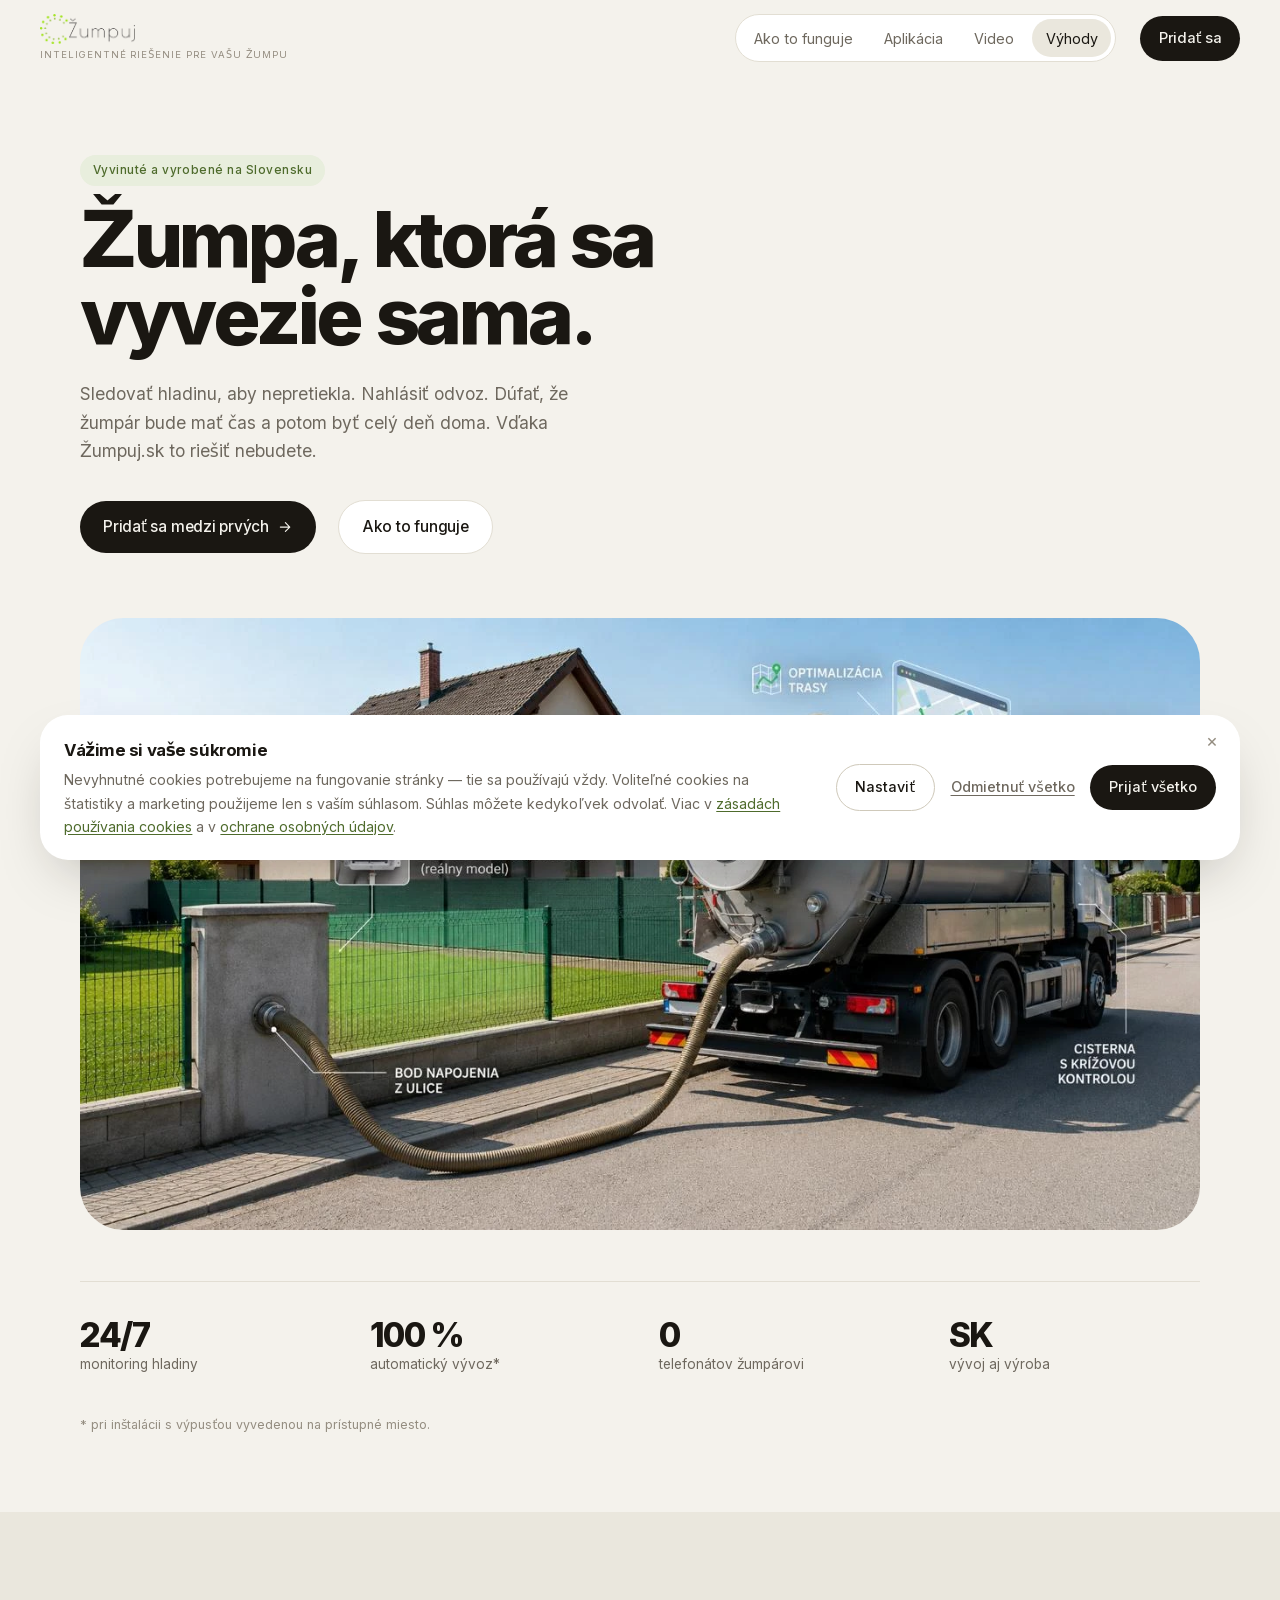
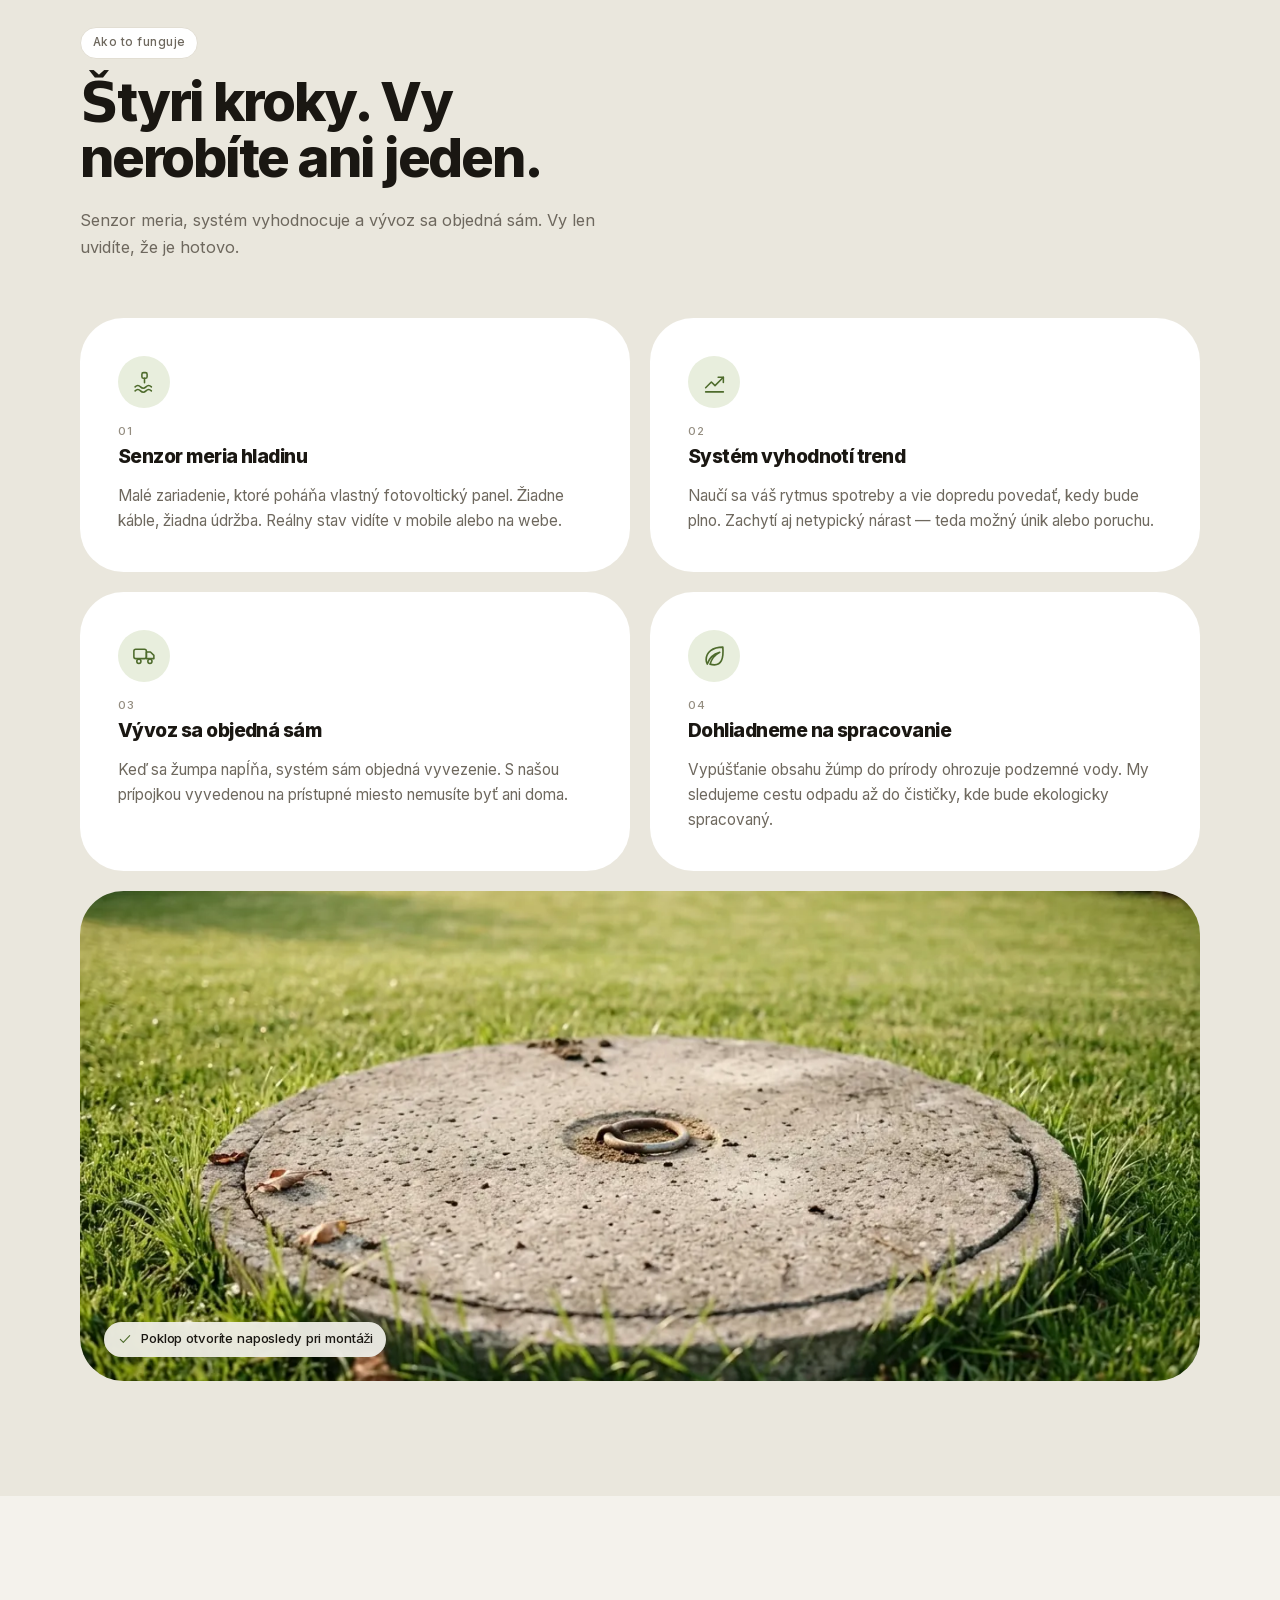
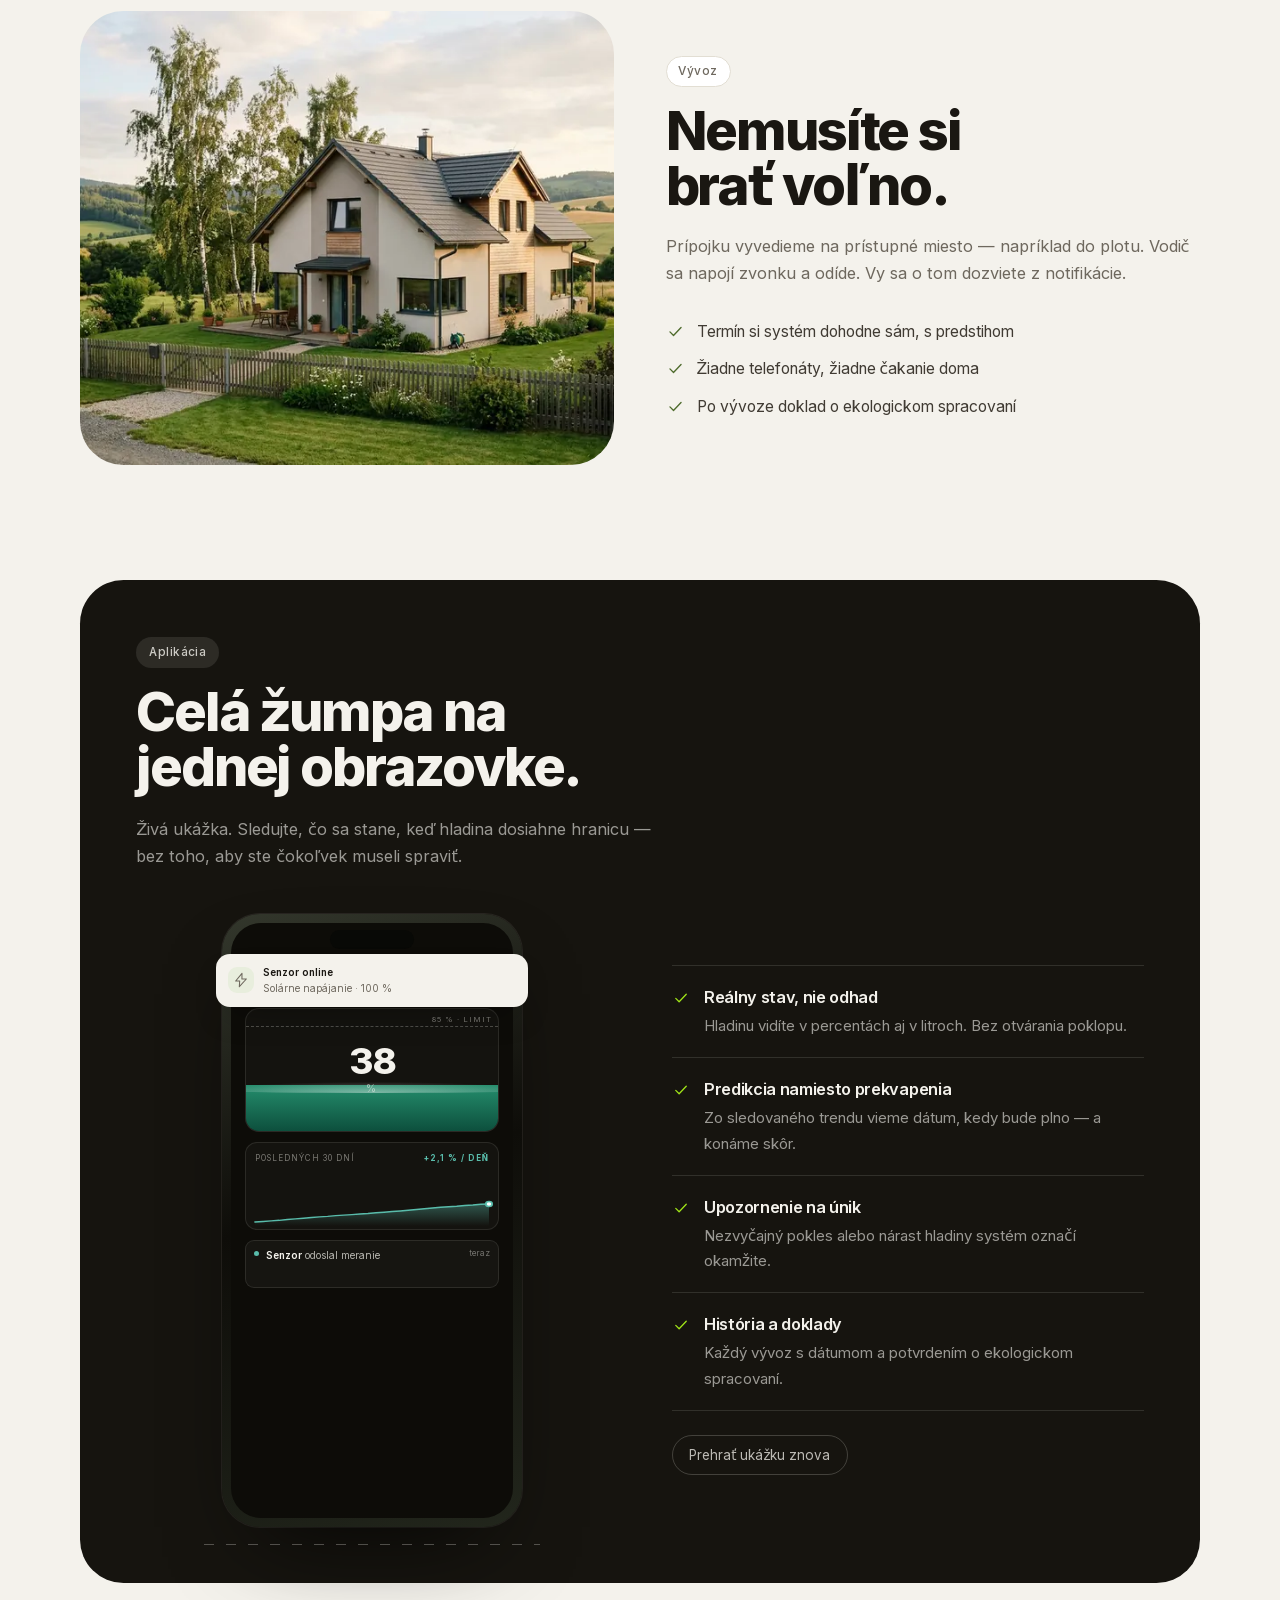
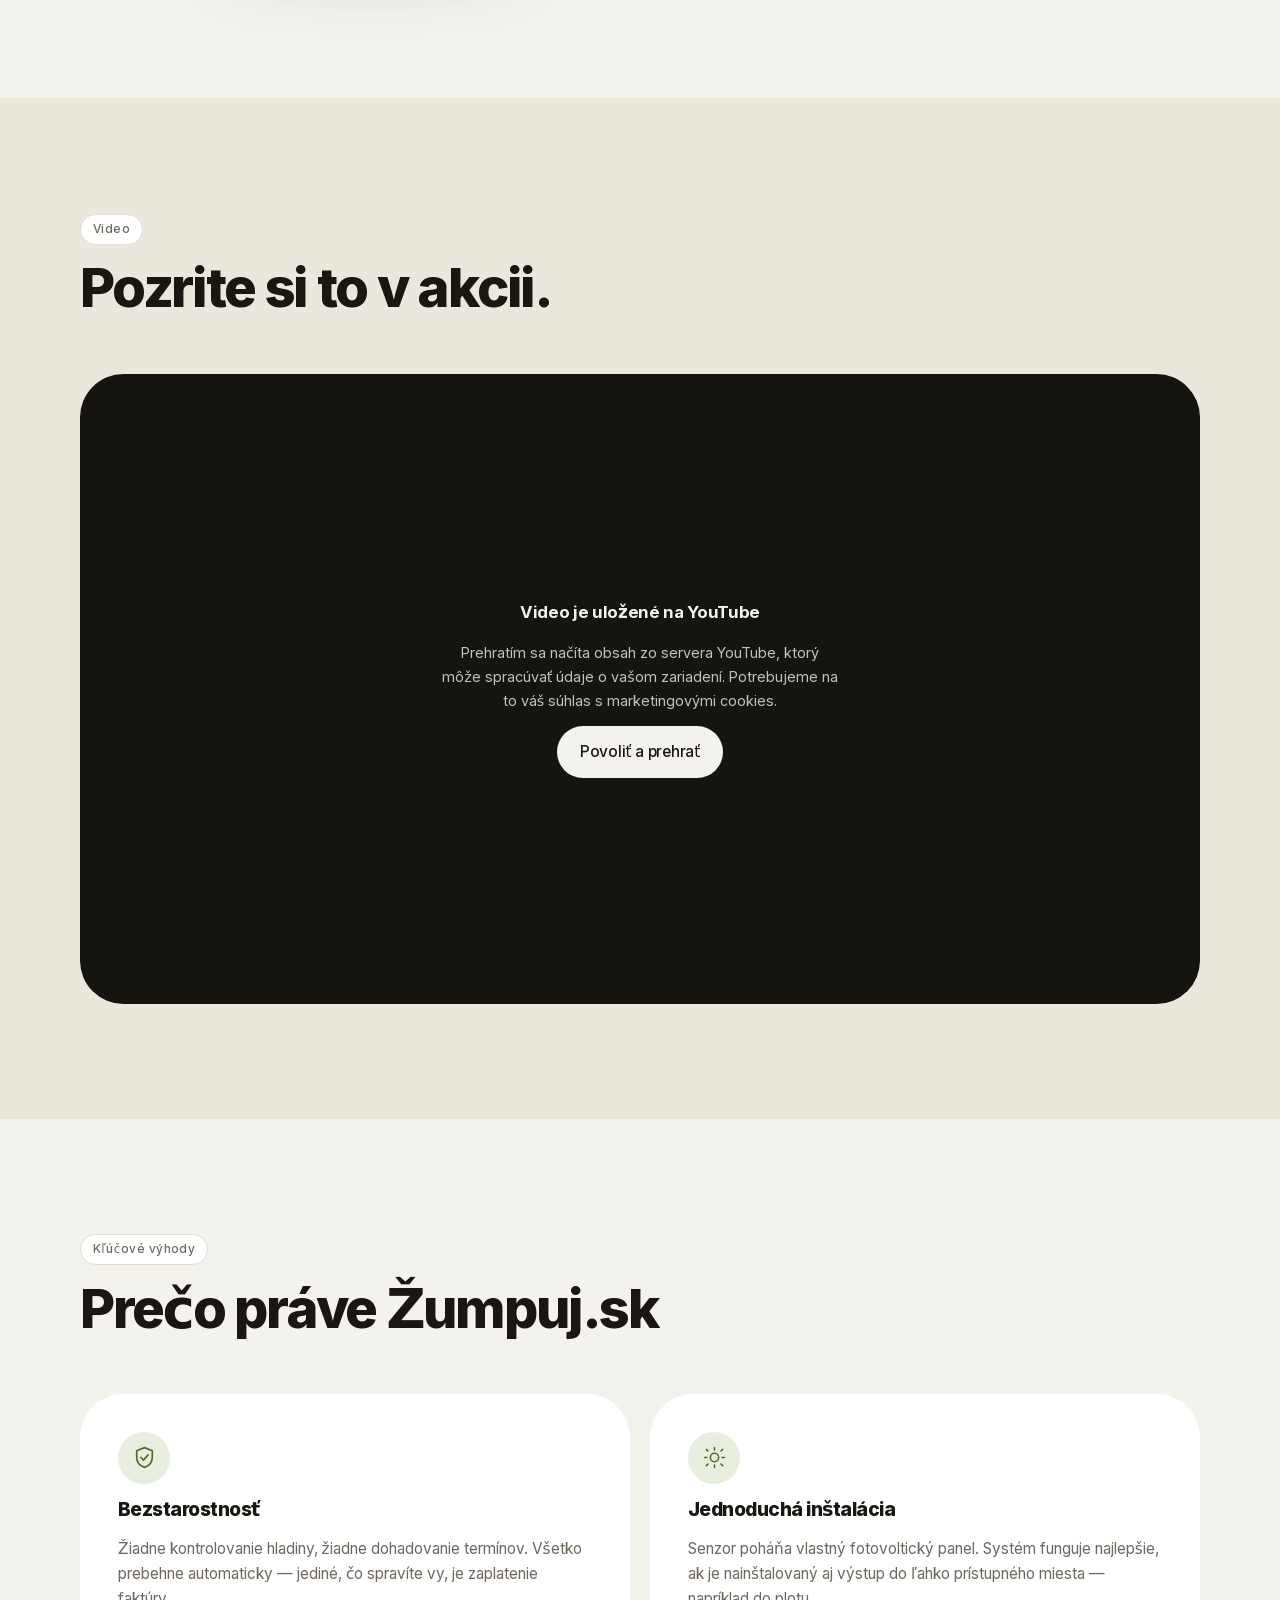
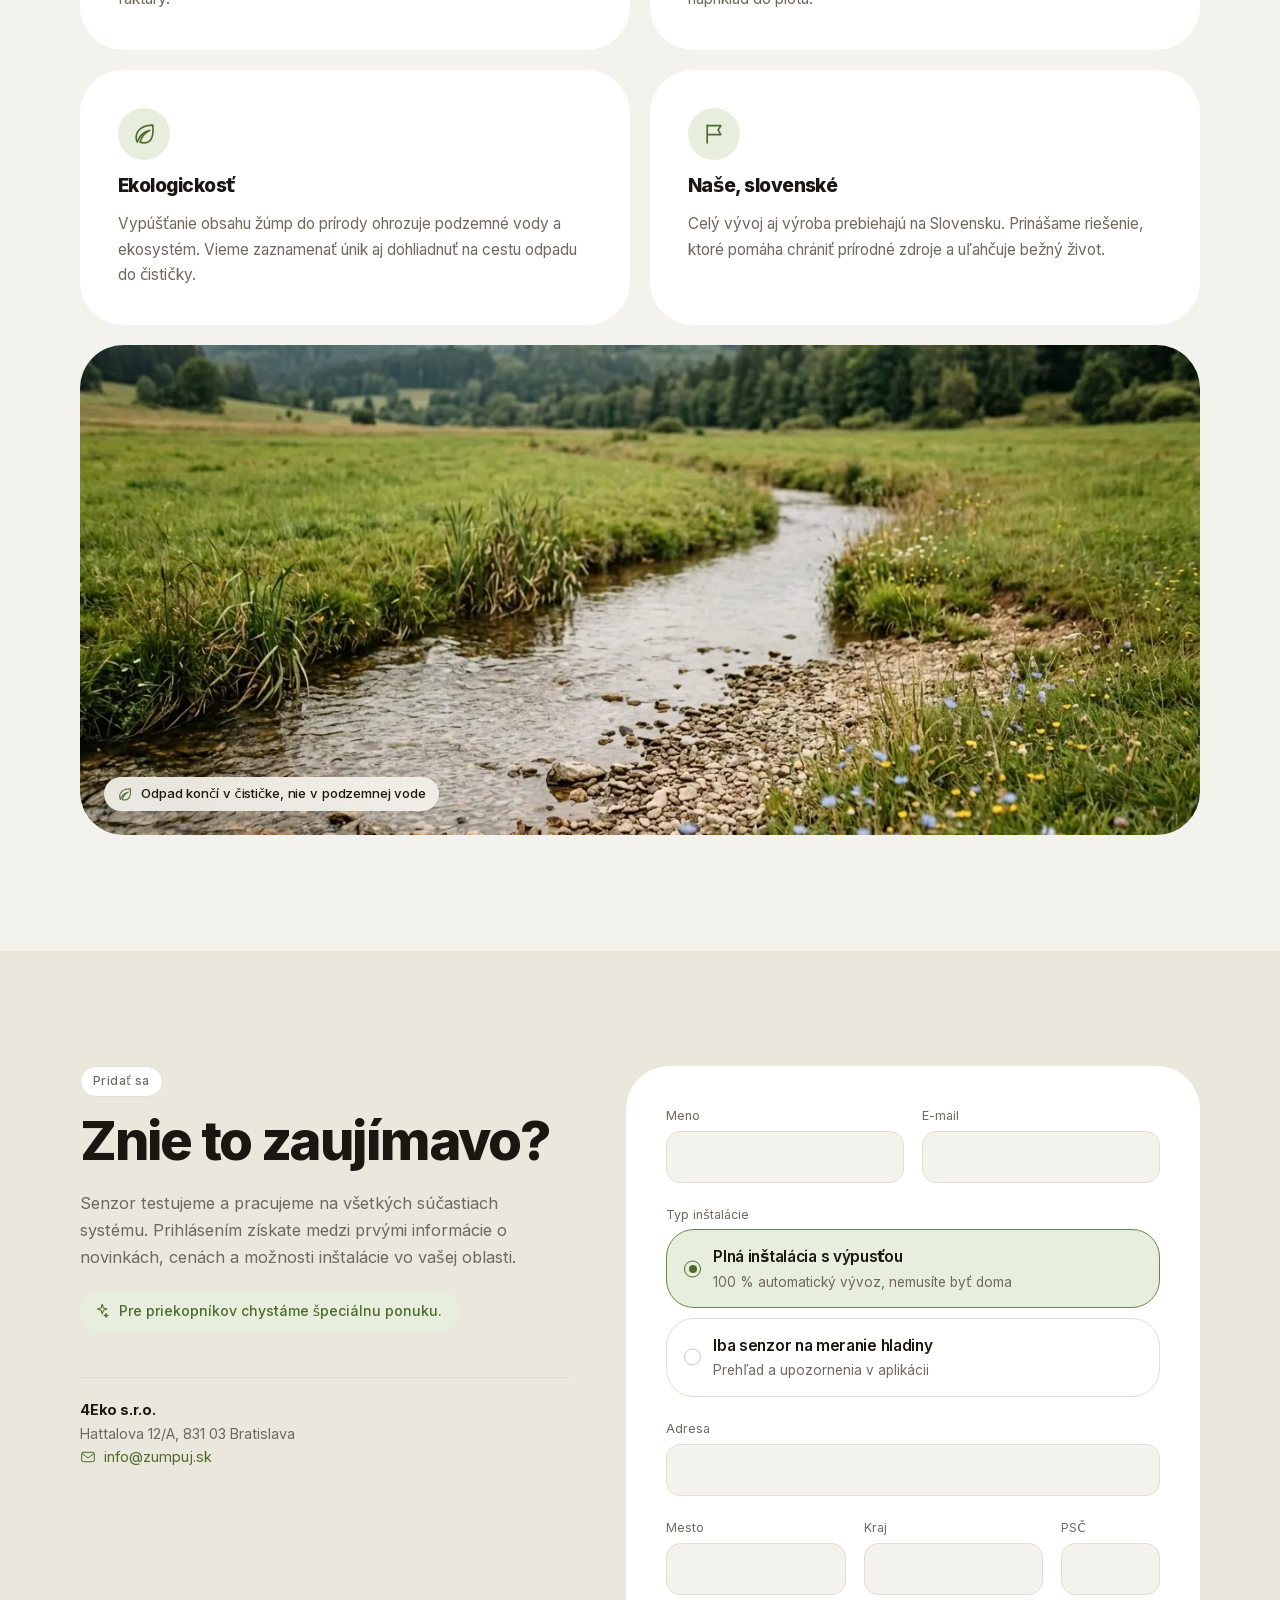
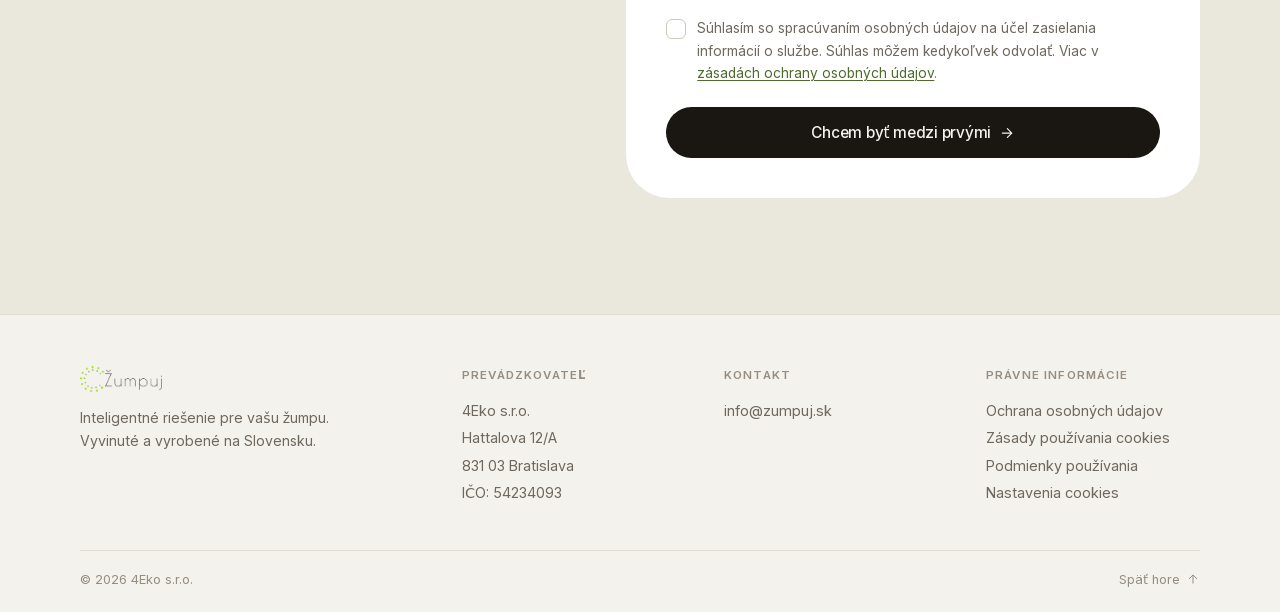
<file: index.html>
<!DOCTYPE html>
<html lang="sk">
<head>
<meta charset="utf-8">
<meta name="viewport" content="width=device-width, initial-scale=1, viewport-fit=cover">
<title>Žumpuj.sk — žumpa, ktorá sa vyvezie sama</title>
<meta name="description" content="Solárny senzor sleduje hladinu vo vašej žumpe, systém sám objedná vývoz a dohliadne na ekologické spracovanie. Vyvinuté a vyrobené na Slovensku.">
<meta name="theme-color" content="#F4F2EC">

<meta property="og:type" content="website">
<meta property="og:locale" content="sk_SK">
<meta property="og:title" content="Žumpuj.sk — žumpa, ktorá sa vyvezie sama">
<meta property="og:description" content="Senzor a automatizácia, ktoré sa postarajú o celý vývoz žumpy za vás.">
<meta property="og:url" content="https://zumpuj.sk/">
<meta property="og:image" content="assets/img/og.jpg">
<meta name="twitter:card" content="summary_large_image">
<link rel="canonical" href="https://zumpuj.sk/">

<link rel="icon" href="assets/img/favicon-light.svg" type="image/svg+xml">
<link rel="icon" href="assets/img/favicon-32.png" sizes="32x32" type="image/png">
<link rel="apple-touch-icon" href="assets/img/favicon-180.png">

<!-- Písmo hostujeme lokálne — stránka pred udelením súhlasu nekomunikuje
     so žiadnou treťou stranou (ani s Google Fonts). -->
<link rel="preload" href="assets/fonts/inter-latin.woff2" as="font" type="font/woff2" crossorigin>
<link rel="stylesheet" href="assets/css/fonts.css?v=84e17d95">
<link rel="stylesheet" href="assets/css/style.css?v=45f2ae5c">

<script type="application/ld+json">
{
  "@context": "https://schema.org",
  "@type": "Organization",
  "name": "Žumpuj.sk",
  "legalName": "4Eko s.r.o.",
  "url": "https://zumpuj.sk/",
  "email": "info@zumpuj.sk",
  "address": {
    "@type": "PostalAddress",
    "streetAddress": "Hattalova 12/A",
    "postalCode": "831 03",
    "addressLocality": "Bratislava",
    "addressCountry": "SK"
  },
  "description": "Inteligentné riešenie pre vašu žumpu — senzor hladiny a automatizované objednanie vývozu."
}
</script>
</head>

<body>

<svg style="position:absolute;width:0;height:0" aria-hidden="true" focusable="false"><defs>
  <symbol id="i-arrow" viewBox="0 0 24 24"><path d="M5 12h13M12.5 5.5 19 12l-6.5 6.5" fill="none" stroke="currentColor" stroke-width="1.7" stroke-linecap="round" stroke-linejoin="round"/></symbol>
  <symbol id="i-play" viewBox="0 0 24 24"><path d="M8 5.5v13l11-6.5-11-6.5Z" fill="currentColor"/></symbol>
  <symbol id="i-signal" viewBox="0 0 24 24"><circle cx="12" cy="12" r="2" fill="currentColor"/><path d="M7.8 7.8a6 6 0 0 0 0 8.4M16.2 7.8a6 6 0 0 1 0 8.4M4.8 4.8a10 10 0 0 0 0 14.4M19.2 4.8a10 10 0 0 1 0 14.4" fill="none" stroke="currentColor" stroke-width="1.6" stroke-linecap="round"/></symbol>
  <symbol id="i-leaf" viewBox="0 0 24 24"><path d="M20 4C10 4 4 9 4 16c0 1.6.4 3 1.1 4.2C7 14 11 10.6 17 9c-4.6 2.4-7.6 5.7-9.3 11.3C9 20.8 10.4 21 12 21c6 0 9-5 8-17Z" fill="none" stroke="currentColor" stroke-width="1.6" stroke-linejoin="round"/></symbol>
  <symbol id="i-bolt" viewBox="0 0 24 24"><path d="M13.5 2 4 13.5h6L9.5 22 20 10.5h-6.6L13.5 2Z" fill="none" stroke="currentColor" stroke-width="1.6" stroke-linejoin="round"/></symbol>
  <symbol id="i-shield" viewBox="0 0 24 24"><path d="M12 2.5 4.5 5.5v6c0 5 3.2 8.6 7.5 10 4.3-1.4 7.5-5 7.5-10v-6L12 2.5Z" fill="none" stroke="currentColor" stroke-width="1.6" stroke-linejoin="round"/><path d="m8.5 12 2.5 2.5 4.5-5" fill="none" stroke="currentColor" stroke-width="1.6" stroke-linecap="round" stroke-linejoin="round"/></symbol>
  <symbol id="i-flag" viewBox="0 0 24 24"><path d="M5 21V4M5 4.5h13l-2.5 4L18 13H5" fill="none" stroke="currentColor" stroke-width="1.6" stroke-linecap="round" stroke-linejoin="round"/></symbol>
  <symbol id="i-truck" viewBox="0 0 32 20"><rect x="1" y="3" width="17" height="11" rx="2.5" fill="none" stroke="currentColor" stroke-width="1.7"/><path d="M18 6h5.5l4.5 4.5V14H18V6Z" fill="none" stroke="currentColor" stroke-width="1.7" stroke-linejoin="round"/><circle cx="8" cy="16" r="2.6" fill="none" stroke="currentColor" stroke-width="1.7"/><circle cx="23" cy="16" r="2.6" fill="none" stroke="currentColor" stroke-width="1.7"/></symbol>
  <symbol id="i-sensor" viewBox="0 0 24 24" fill="none" stroke="currentColor" stroke-width="1.5" stroke-linecap="round" stroke-linejoin="round">
    <rect x="9.5" y="2.5" width="5" height="5.5" rx="1.6"/><path d="M12 8v4.2"/>
    <path d="M3 16.2c1.7-1.7 3.5-1.7 5.2 0s3.5 1.7 5.2 0 3.5-1.7 5.2 0"/>
    <path d="M3 20c1.7-1.7 3.5-1.7 5.2 0s3.5 1.7 5.2 0 3.5-1.7 5.2 0"/>
  </symbol>
  <symbol id="i-trend" viewBox="0 0 24 24" fill="none" stroke="currentColor" stroke-width="1.5" stroke-linecap="round" stroke-linejoin="round">
    <path d="M3.5 17 9 11.5l3.5 3.5L20.5 7"/><path d="M15.5 7h5v5"/><path d="M3.5 21h17"/>
  </symbol>
  <symbol id="i-truck24" viewBox="0 0 24 24" fill="none" stroke="currentColor" stroke-width="1.5" stroke-linecap="round" stroke-linejoin="round">
    <rect x="1.8" y="6" width="12" height="9" rx="1.8"/><path d="M13.8 8.6h3.9l3.3 3.3V15h-7.2z"/>
    <circle cx="6.6" cy="17.6" r="2"/><circle cx="17.2" cy="17.6" r="2"/>
  </symbol>
  <symbol id="i-sun" viewBox="0 0 24 24" fill="none" stroke="currentColor" stroke-width="1.5" stroke-linecap="round" stroke-linejoin="round">
    <circle cx="12" cy="12" r="4"/>
    <path d="M12 2.4v2.3M12 19.3v2.3M4.2 4.2l1.6 1.6M18.2 18.2l1.6 1.6M2.4 12h2.3M19.3 12h2.3M4.2 19.8l1.6-1.6M18.2 5.8l1.6-1.6"/>
  </symbol>
  <symbol id="i-check" viewBox="0 0 24 24" fill="none" stroke="currentColor" stroke-width="1.7" stroke-linecap="round" stroke-linejoin="round">
    <path d="m5 12.5 4.5 4.5L19 7"/>
  </symbol>
  <symbol id="i-mail" viewBox="0 0 24 24" fill="none" stroke="currentColor" stroke-width="1.5" stroke-linecap="round" stroke-linejoin="round">
    <rect x="2.5" y="5" width="19" height="14" rx="2.5"/><path d="m3.6 7.4 8.4 5.8 8.4-5.8"/>
  </symbol>
  <symbol id="i-spark" viewBox="0 0 24 24" fill="none" stroke="currentColor" stroke-width="1.5" stroke-linecap="round" stroke-linejoin="round">
    <path d="M13 3.2 14.7 8.3 19.8 10 14.7 11.7 13 16.8 11.3 11.7 6.2 10 11.3 8.3z"/>
    <path d="M18.5 16.2 19.2 18.3 21.3 19 19.2 19.7 18.5 21.8 17.8 19.7 15.7 19 17.8 18.3z"/>
  </symbol>
</defs></svg>

<!-- ============================================================= HLAVIČKA -->
<header class="header" id="header">
  <a class="brand" href="#top">
    <img class="brand__logo" src="assets/img/logo-onlight.png" alt="Žumpuj" width="802" height="253" fetchpriority="high">
    <em class="brand__tag">inteligentné riešenie pre vašu žumpu</em>
  </a>

  <nav class="nav" aria-label="Hlavná navigácia">
    <a href="#ako">Ako to funguje</a>
    <a href="#aplikacia">Aplikácia</a>
    <a href="#video">Video</a>
    <a href="#vyhody">Výhody</a>
  </nav>

  <a href="#pridat-sa" class="btn btn--solid header__cta">Pridať sa</a>

  <button class="burger" id="burger" aria-label="Otvoriť menu" aria-expanded="false" aria-controls="menu">
    <i></i><i></i>
  </button>
</header>

<div class="menu" id="menu" role="dialog" aria-modal="true" aria-label="Menu">
  <nav>
    <a href="#ako">Ako to funguje</a>
    <a href="#aplikacia">Aplikácia</a>
    <a href="#video">Video</a>
    <a href="#vyhody">Výhody</a>
    <a href="#pridat-sa">Pridať sa</a>
  </nav>
  <div class="menu__foot">
    <span>4Eko s.r.o. · Bratislava</span>
    <a href="mailto:info@zumpuj.sk">info@zumpuj.sk</a>
  </div>
</div>

<main id="top">

<!-- ================================================================= HERO -->
<section class="hero">
  <div class="wrap">
    <div class="hero__inner">
      <p class="label label--brand reveal">Vyvinuté a vyrobené na Slovensku</p>
      <h1 class="h1 reveal" style="--d:.06s">Žumpa, ktorá sa vyvezie sama.</h1>
    </div>
    <p class="hero__lead reveal" style="--d:.12s">
      Sledovať hladinu, aby nepretiekla. Nahlásiť odvoz. Dúfať, že žumpár bude mať čas
      a potom byť celý deň doma. Vďaka Žumpuj.sk to riešiť nebudete.
    </p>
    <div class="hero__cta reveal" style="--d:.18s">
      <a href="#pridat-sa" class="btn btn--solid">Pridať sa medzi prvých <svg class="btn__ico" viewBox="0 0 24 24"><use href="#i-arrow"></use></svg></a>
      <a href="#ako" class="btn btn--ghost">Ako to funguje</a>
    </div>

    <figure class="shot hero__shot reveal" style="--d:.24s">
      <img src="assets/img/foto-hero.webp"
           srcset="assets/img/foto-hero-760.webp 760w, assets/img/foto-hero.webp 1280w"
           sizes="(max-width:680px) 100vw, 1200px"
           alt="Cisterna zaparkovaná na ulici pri rodinnom dome, hadica napojená na výpusť v plotovom stĺpiku; popisky označujú senzor monitorovania hladiny, bod napojenia z ulice, optimalizáciu trasy a verifikovaný objem"
           width="1280" height="700" fetchpriority="high">
    </figure>

    <ul class="facts reveal">
      <li><b>24/7</b><span>monitoring hladiny</span></li>
      <li><b>100 %</b><span>automatický vývoz*</span></li>
      <li><b>0</b><span>telefonátov žumpárovi</span></li>
      <li><b>SK</b><span>vývoj aj výroba</span></li>
      <p class="facts__note">* pri inštalácii s výpusťou vyvedenou na prístupné miesto.</p>
    </ul>
  </div>
</section>

<!-- ====================================================== AKO TO FUNGUJE -->
<section class="section section--soft" id="ako">
  <div class="wrap">
    <header class="section__head reveal">
      <p class="label">Ako to funguje</p>
      <h2 class="h2">Štyri kroky. Vy nerobíte ani jeden.</h2>
      <p class="lead">Senzor meria, systém vyhodnocuje a vývoz sa objedná sám.
        Vy len uvidíte, že je hotovo.</p>
    </header>

    <ol class="steps">
      <li class="step reveal">
        <span class="step__ico"><svg viewBox="0 0 24 24"><use href="#i-sensor"></use></svg></span>
        <div class="step__head">
          <span class="step__num">01</span>
          <h3 class="h3">Senzor meria hladinu</h3>
        </div>
        <p>Malé zariadenie, ktoré poháňa vlastný fotovoltický panel. Žiadne káble, žiadna údržba.
          Reálny stav vidíte v mobile alebo na webe.</p>
      </li>
      <li class="step reveal" style="--d:.06s">
        <span class="step__ico"><svg viewBox="0 0 24 24"><use href="#i-trend"></use></svg></span>
        <div class="step__head">
          <span class="step__num">02</span>
          <h3 class="h3">Systém vyhodnotí trend</h3>
        </div>
        <p>Naučí sa váš rytmus spotreby a vie dopredu povedať, kedy bude plno. Zachytí aj netypický
          nárast — teda možný únik alebo poruchu.</p>
      </li>
      <li class="step reveal" style="--d:.12s">
        <span class="step__ico"><svg viewBox="0 0 24 24"><use href="#i-truck24"></use></svg></span>
        <div class="step__head">
          <span class="step__num">03</span>
          <h3 class="h3">Vývoz sa objedná sám</h3>
        </div>
        <p>Keď sa žumpa napĺňa, systém sám objedná vyvezenie. S našou prípojkou vyvedenou
          na prístupné miesto nemusíte byť ani doma.</p>
      </li>
      <li class="step reveal" style="--d:.18s">
        <span class="step__ico"><svg viewBox="0 0 24 24"><use href="#i-leaf"></use></svg></span>
        <div class="step__head">
          <span class="step__num">04</span>
          <h3 class="h3">Dohliadneme na spracovanie</h3>
        </div>
        <p>Vypúšťanie obsahu žúmp do prírody ohrozuje podzemné vody. My sledujeme cestu odpadu
          až do čističky, kde bude ekologicky spracovaný.</p>
      </li>

      <li class="shot steps__shot reveal">
        <img src="assets/img/foto-poklop.webp"
             srcset="assets/img/foto-poklop-760.webp 760w, assets/img/foto-poklop.webp 1264w"
             sizes="(max-width:680px) 100vw, 1120px"
             alt="Betónový poklop žumpy v pokosenom trávniku" width="1264" height="848" loading="lazy">
        <span class="shot__cap">
          <svg viewBox="0 0 24 24"><use href="#i-check"></use></svg>Poklop otvoríte naposledy pri montáži
        </span>
      </li>
    </ol>
  </div>
</section>

<!-- ================================================= NEMUSÍTE BYŤ DOMA -->
<section class="section">
  <div class="wrap">
    <div class="split reveal">
      <div class="shot shot--tall split__media">
        <img src="assets/img/foto-dom.webp"
             srcset="assets/img/foto-dom-760.webp 760w, assets/img/foto-dom.webp 1264w"
             sizes="(max-width:1000px) 100vw, 560px"
             alt="Rodinný dom so záhradou na slovenskom vidieku" width="1264" height="848" loading="lazy">
      </div>
      <div class="split__body">
        <p class="label">Vývoz</p>
        <h2 class="h2">Nemusíte si brať voľno.</h2>
        <p class="lead">Prípojku vyvedieme na prístupné miesto — napríklad do plotu.
          Vodič sa napojí zvonku a odíde. Vy sa o tom dozviete z notifikácie.</p>
        <ul class="ticks">
          <li><svg viewBox="0 0 24 24"><use href="#i-check"></use></svg>Termín si systém dohodne sám, s predstihom</li>
          <li><svg viewBox="0 0 24 24"><use href="#i-check"></use></svg>Žiadne telefonáty, žiadne čakanie doma</li>
          <li><svg viewBox="0 0 24 24"><use href="#i-check"></use></svg>Po vývoze doklad o ekologickom spracovaní</li>
        </ul>
      </div>
    </div>
  </div>
</section>

<!-- ============================================================ APLIKÁCIA -->
<section class="section" id="aplikacia" style="padding-top:0">
  <div class="wrap">
   <div class="card card--dark app reveal">
    <header class="app__head section__head" style="margin-bottom:clamp(28px,3.4vw,48px)">
      <p class="label">Aplikácia</p>
      <h2 class="h2">Celá žumpa na jednej obrazovke.</h2>
      <p class="lead">Živá ukážka. Sledujte, čo sa stane, keď hladina dosiahne hranicu —
        bez toho, aby ste čokoľvek museli spraviť.</p>
    </header>

    <div class="app__grid">
      <div class="phone" id="phone">
        <div class="phone__frame">
          <div class="phone__notch"></div>
          <div class="phone__screen">
            <div class="ui">
              <div class="ui__top">
                <div>
                  <p class="ui__hi">Dobrý deň</p>
                  <p class="ui__addr">Domov · rodinný dom</p>
                </div>
                <span class="ui__live"><i></i>live</span>
              </div>

              <div class="gauge">
                <div class="gauge__fill" id="gaugeFill"><span class="gauge__wave"></span><span class="gauge__wave gauge__wave--2"></span></div>
                <div class="gauge__val"><b id="gaugeVal">38</b><i>%</i></div>
                <div class="gauge__mark" style="--p:85%"><span>85 % · limit</span></div>
              </div>

              <div class="ui__chart">
                <div class="ui__chart-head"><span>Posledných 30 dní</span><b id="chartTrend">+2,1 % / deň</b></div>
                <svg viewBox="0 0 260 80" preserveAspectRatio="none">
                  <defs>
                    <linearGradient id="gArea" x1="0" y1="0" x2="0" y2="1">
                      <stop offset="0%" stop-color="#59BCAB" stop-opacity=".4"/>
                      <stop offset="100%" stop-color="#59BCAB" stop-opacity="0"/>
                    </linearGradient>
                  </defs>
                  <path id="chartArea" class="chart__area" d=""/>
                  <path id="chartLine" class="chart__line" d=""/>
                  <circle id="chartDot" class="chart__dot" r="3.5"/>
                </svg>
              </div>

              <div class="ui__feed" id="uiFeed"></div>

              <div class="ui__cta" id="uiCta">
                <span class="ui__cta-ico"><svg viewBox="0 0 32 20"><use href="#i-truck"></use></svg></span>
                <div><b>Vývoz naplánovaný</b><span id="uiCtaSub">automaticky · bez vášho zásahu</span></div>
              </div>
            </div>
          </div>
        </div>

        <div class="toasts" id="toasts"></div>

        <div class="road" aria-hidden="true">
          <div class="road__line"></div>
          <div class="road__truck" id="roadTruck"><svg viewBox="0 0 32 20"><use href="#i-truck"></use></svg></div>
        </div>
      </div>

      <div>
        <ul class="app__list">
          <li class="app__item"><svg class="app__ico" viewBox="0 0 24 24"><use href="#i-check"></use></svg><div><b>Reálny stav, nie odhad</b><span>Hladinu vidíte v percentách aj v litroch. Bez otvárania poklopu.</span></div></li>
          <li class="app__item"><svg class="app__ico" viewBox="0 0 24 24"><use href="#i-check"></use></svg><div><b>Predikcia namiesto prekvapenia</b><span>Zo sledovaného trendu vieme dátum, kedy bude plno — a konáme skôr.</span></div></li>
          <li class="app__item"><svg class="app__ico" viewBox="0 0 24 24"><use href="#i-check"></use></svg><div><b>Upozornenie na únik</b><span>Nezvyčajný pokles alebo nárast hladiny systém označí okamžite.</span></div></li>
          <li class="app__item"><svg class="app__ico" viewBox="0 0 24 24"><use href="#i-check"></use></svg><div><b>História a doklady</b><span>Každý vývoz s dátumom a potvrdením o ekologickom spracovaní.</span></div></li>
        </ul>
        <button class="app__replay" id="replayApp" type="button">Prehrať ukážku znova</button>
      </div>
    </div>
   </div>
  </div>
</section>

<!-- ================================================================ VIDEO -->
<section class="section section--soft" id="video">
  <div class="wrap">
    <header class="section__head reveal">
      <p class="label">Video</p>
      <h2 class="h2">Pozrite si to v akcii.</h2>
    </header>
    <div class="player reveal" id="player" data-yt="aTBG7Zqn8Ew"></div>
  </div>
</section>

<!-- =============================================================== VÝHODY -->
<section class="section" id="vyhody">
  <div class="wrap">
    <header class="section__head reveal">
      <p class="label">Kľúčové výhody</p>
      <h2 class="h2">Prečo práve Žumpuj.sk</h2>
    </header>

    <ul class="benefits__list">
      <li class="benefit reveal">
        <span class="benefit__ico"><svg viewBox="0 0 24 24"><use href="#i-shield"></use></svg></span>
        <h3 class="h3">Bezstarostnosť</h3>
        <p>Žiadne kontrolovanie hladiny, žiadne dohadovanie termínov. Všetko prebehne automaticky —
          jediné, čo spravíte vy, je zaplatenie faktúry.</p>
      </li>
      <li class="benefit reveal" style="--d:.06s">
        <span class="benefit__ico"><svg viewBox="0 0 24 24"><use href="#i-sun"></use></svg></span>
        <h3 class="h3">Jednoduchá inštalácia</h3>
        <p>Senzor poháňa vlastný fotovoltický panel. Systém funguje najlepšie, ak je nainštalovaný
          aj výstup do ľahko prístupného miesta — napríklad do plotu.</p>
      </li>
      <li class="benefit reveal" style="--d:.12s">
        <span class="benefit__ico"><svg viewBox="0 0 24 24"><use href="#i-leaf"></use></svg></span>
        <h3 class="h3">Ekologickosť</h3>
        <p>Vypúšťanie obsahu žúmp do prírody ohrozuje podzemné vody a ekosystém. Vieme zaznamenať
          únik aj dohliadnuť na cestu odpadu do čističky.</p>
      </li>
      <li class="benefit reveal" style="--d:.18s">
        <span class="benefit__ico"><svg viewBox="0 0 24 24"><use href="#i-flag"></use></svg></span>
        <h3 class="h3">Naše, slovenské</h3>
        <p>Celý vývoj aj výroba prebiehajú na Slovensku. Prinášame riešenie, ktoré pomáha chrániť
          prírodné zdroje a uľahčuje bežný život.</p>
      </li>

      <li class="shot benefits__shot reveal">
        <img src="assets/img/foto-potok.webp"
             srcset="assets/img/foto-potok-760.webp 760w, assets/img/foto-potok.webp 1264w"
             sizes="(max-width:680px) 100vw, 1120px"
             alt="Čistý potok v lúke pod lesom" width="1264" height="848" loading="lazy">
        <span class="shot__cap">
          <svg viewBox="0 0 24 24"><use href="#i-leaf"></use></svg>Odpad končí v čističke, nie v podzemnej vode
        </span>
      </li>
    </ul>
  </div>
</section>

<!-- ============================================================ PRIDAŤ SA -->
<section class="section section--soft" id="pridat-sa">
  <div class="wrap signup__grid">
    <div class="reveal">
      <p class="label">Pridať sa</p>
      <h2 class="h2">Znie to zaujímavo?</h2>
      <p class="lead">Senzor testujeme a pracujeme na všetkých súčastiach systému. Prihlásením
        získate medzi prvými informácie o novinkách, cenách a možnosti inštalácie vo vašej oblasti.</p>
      <p class="signup__note"><svg viewBox="0 0 24 24"><use href="#i-spark"></use></svg>Pre priekopníkov chystáme špeciálnu ponuku.</p>

      <div class="signup__contact">
        <b>4Eko s.r.o.</b>
        Hattalova 12/A, 831 03 Bratislava<br>
        <a class="signup__mail" href="mailto:info@zumpuj.sk"><svg viewBox="0 0 24 24"><use href="#i-mail"></use></svg>info@zumpuj.sk</a>
      </div>
    </div>

    <form class="form reveal" id="form" novalidate>
      <div class="form__row">
        <div class="field">
          <label for="f-name">Meno</label>
          <input type="text" id="f-name" name="meno" autocomplete="name" required>
        </div>
        <div class="field">
          <label for="f-mail">E-mail</label>
          <input type="email" id="f-mail" name="email" autocomplete="email" required>
        </div>
      </div>

      <fieldset class="choice">
        <legend>Typ inštalácie</legend>
        <label class="choice__opt">
          <input type="radio" name="instalacia" value="plna" checked>
          <span class="choice__box">
            <b>Plná inštalácia s výpusťou</b>
            <em>100 % automatický vývoz, nemusíte byť doma</em>
          </span>
        </label>
        <label class="choice__opt">
          <input type="radio" name="instalacia" value="senzor">
          <span class="choice__box">
            <b>Iba senzor na meranie hladiny</b>
            <em>Prehľad a upozornenia v aplikácii</em>
          </span>
        </label>
      </fieldset>

      <div class="field">
        <label for="f-addr">Adresa</label>
        <input type="text" id="f-addr" name="adresa" autocomplete="street-address">
      </div>

      <div class="form__row form__row--3">
        <div class="field">
          <label for="f-city">Mesto</label>
          <input type="text" id="f-city" name="mesto" autocomplete="address-level2">
        </div>
        <div class="field">
          <label for="f-region">Kraj</label>
          <input type="text" id="f-region" name="kraj" autocomplete="address-level1">
        </div>
        <div class="field">
          <label for="f-zip">PSČ</label>
          <input type="text" id="f-zip" name="psc" autocomplete="postal-code" inputmode="numeric">
        </div>
      </div>

      <label class="gdpr">
        <input type="checkbox" name="gdpr" required>
        <span class="gdpr__box"><svg viewBox="0 0 24 24"><path d="m5 12.5 4.5 4.5L19 7"/></svg></span>
        <span class="gdpr__txt">Súhlasím so spracúvaním osobných údajov na účel zasielania informácií
          o službe. Súhlas môžem kedykoľvek odvolať. Viac v
          <a href="ochrana-osobnych-udajov.html">zásadách ochrany osobných údajov</a>.</span>
      </label>

      <button type="submit" class="btn btn--solid btn--block">Chcem byť medzi prvými <svg class="btn__ico" viewBox="0 0 24 24"><use href="#i-arrow"></use></svg></button>

      <div class="form__done" id="formDone" hidden>
        <span class="form__check"><svg viewBox="0 0 24 24"><path d="m5 12.5 4.5 4.5L19 7"/></svg></span>
        <b>Ďakujeme, ste na zozname.</b>
        <span>Ozveme sa hneď, ako spustíme inštalácie vo vašej oblasti.</span>
      </div>
    </form>
  </div>
</section>

</main>

<!-- ============================================================== PÄTIČKA -->
<footer class="footer">
  <div class="wrap">
    <div class="footer__top">
      <div class="footer__brand">
        <img class="footer__logo" src="assets/img/logo-onlight.png" alt="Žumpuj" width="802" height="253" loading="lazy">
        <p>Inteligentné riešenie pre vašu žumpu. Vyvinuté a vyrobené na Slovensku.</p>
      </div>
      <div class="footer__col">
        <h4>Prevádzkovateľ</h4>
        <p>4Eko s.r.o.<br>Hattalova 12/A<br>831 03 Bratislava<br>IČO: 54234093</p>
      </div>
      <div class="footer__col">
        <h4>Kontakt</h4>
        <p><a href="mailto:info@zumpuj.sk">info@zumpuj.sk</a></p>
      </div>
      <div class="footer__col">
        <h4>Právne informácie</h4>
        <p>
          <a href="ochrana-osobnych-udajov.html">Ochrana osobných údajov</a><br>
          <a href="cookies.html">Zásady používania cookies</a><br>
          <a href="podmienky-pouzivania.html">Podmienky používania</a><br>
          <a href="#" data-cc-open>Nastavenia cookies</a>
        </p>
      </div>
    </div>

    <div class="footer__bottom">
      <span>© <span id="year">2026</span> 4Eko s.r.o.</span>
      <a href="#top" class="footer__up">Späť hore <svg viewBox="0 0 24 24"><use href="#i-arrow"></use></svg></a>
    </div>
  </div>
</footer>

<script src="assets/js/cookies.js?v=4543b885" defer></script>
<script src="assets/js/dashboard.js?v=b2c4883b" defer></script>
<script src="assets/js/main.js?v=a3dde13b" defer></script>
</body>
</html>
</file>
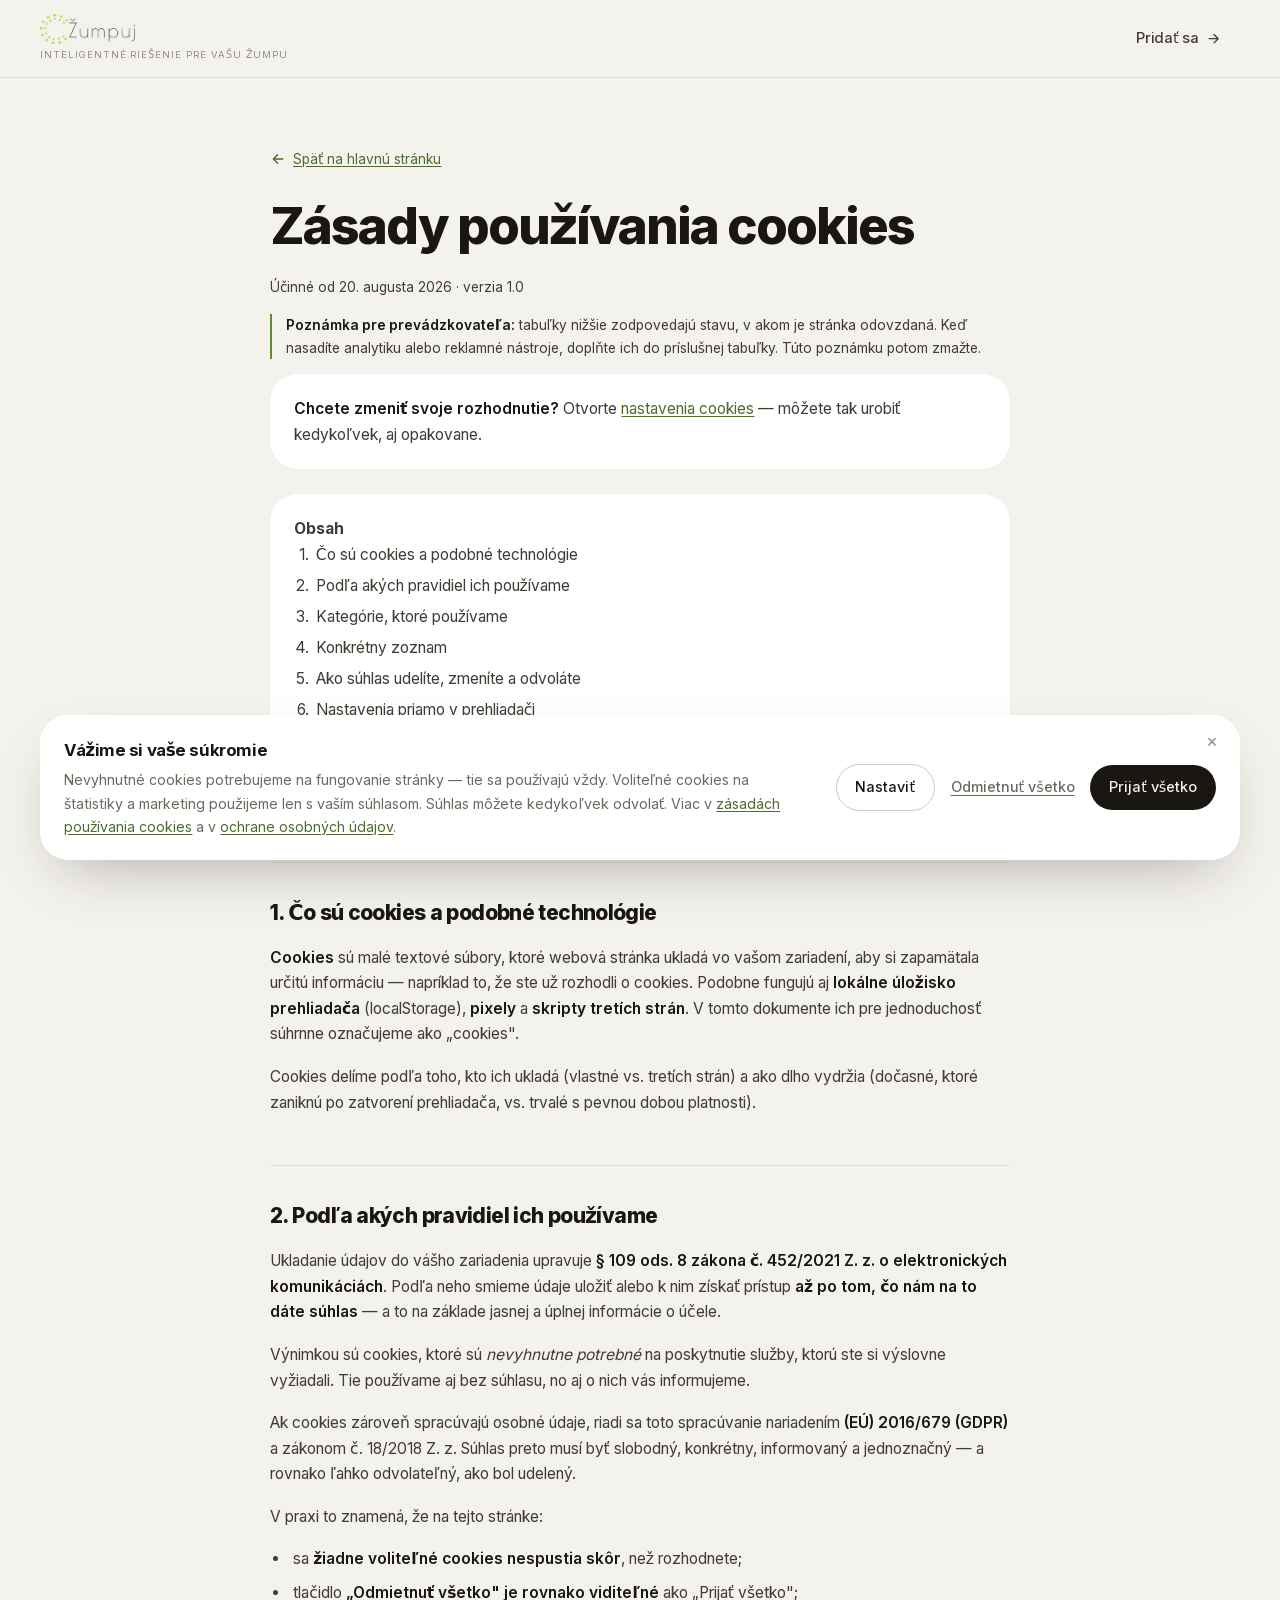
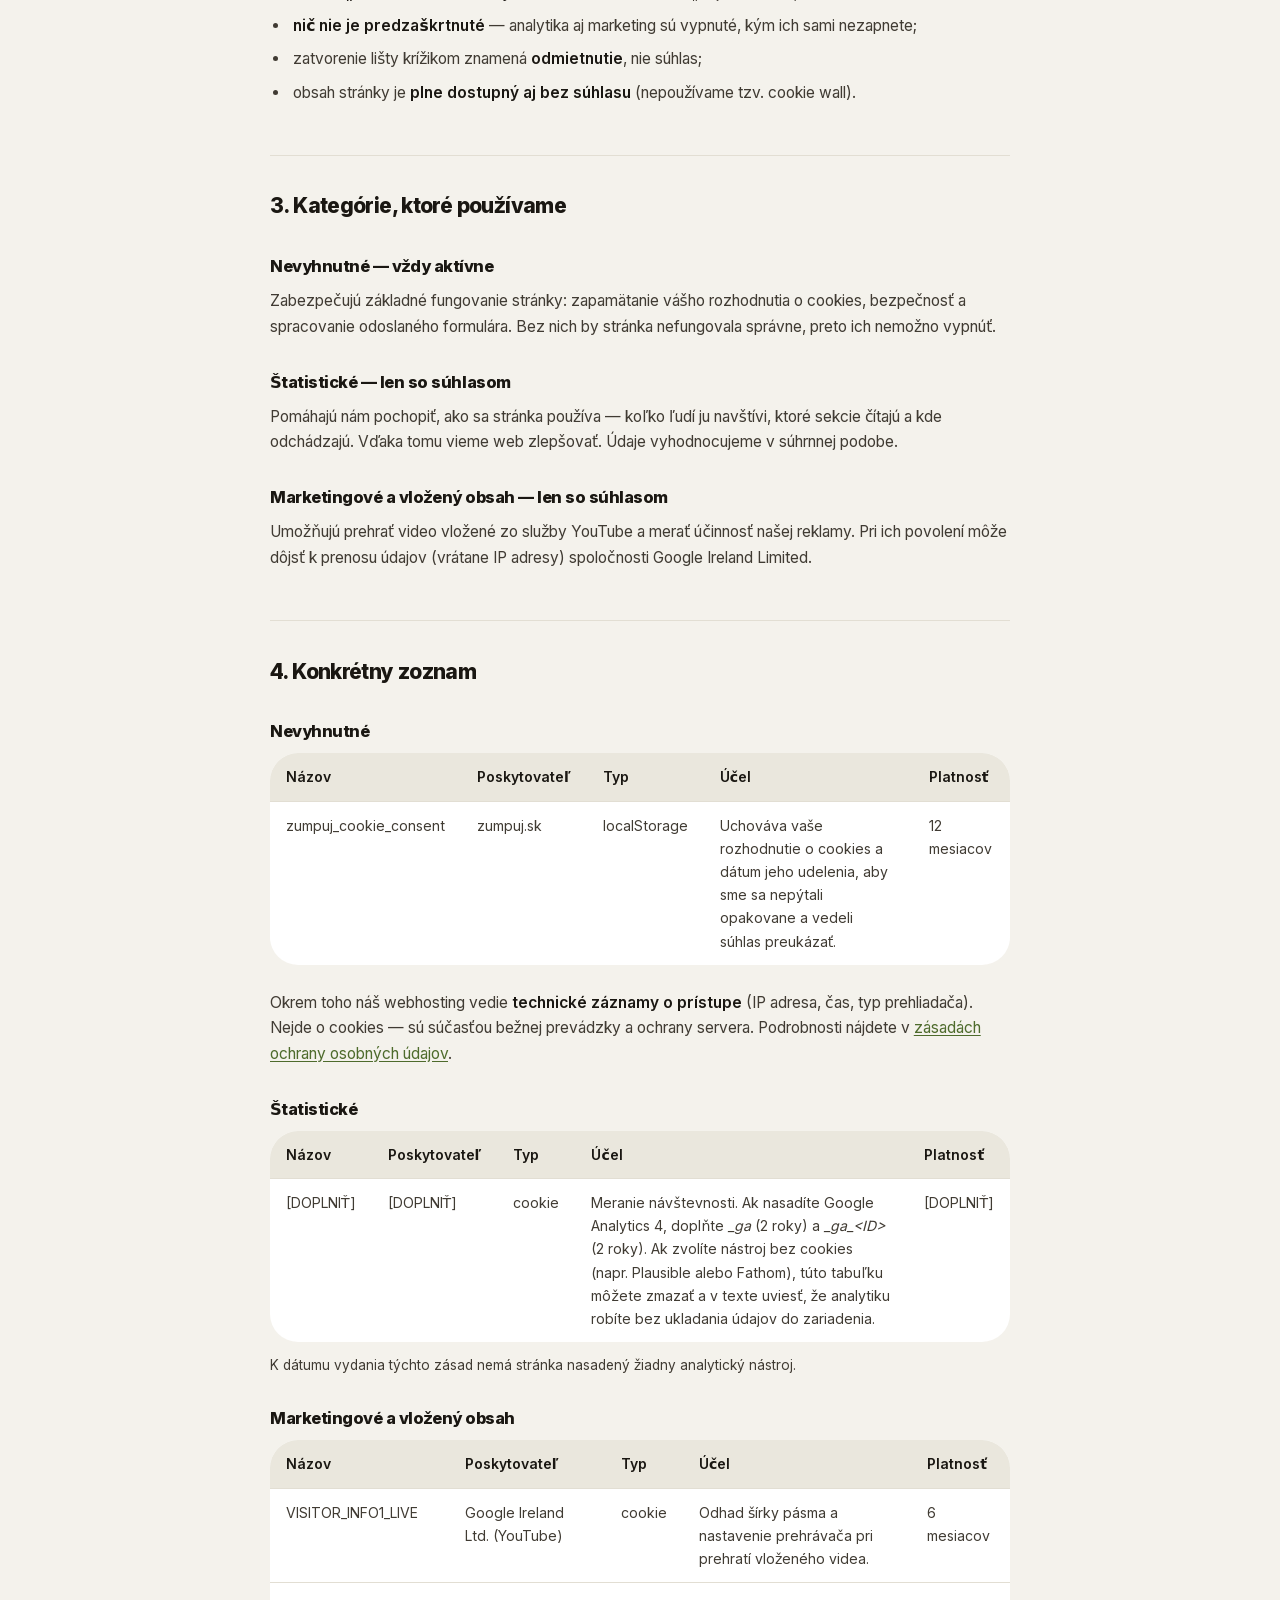
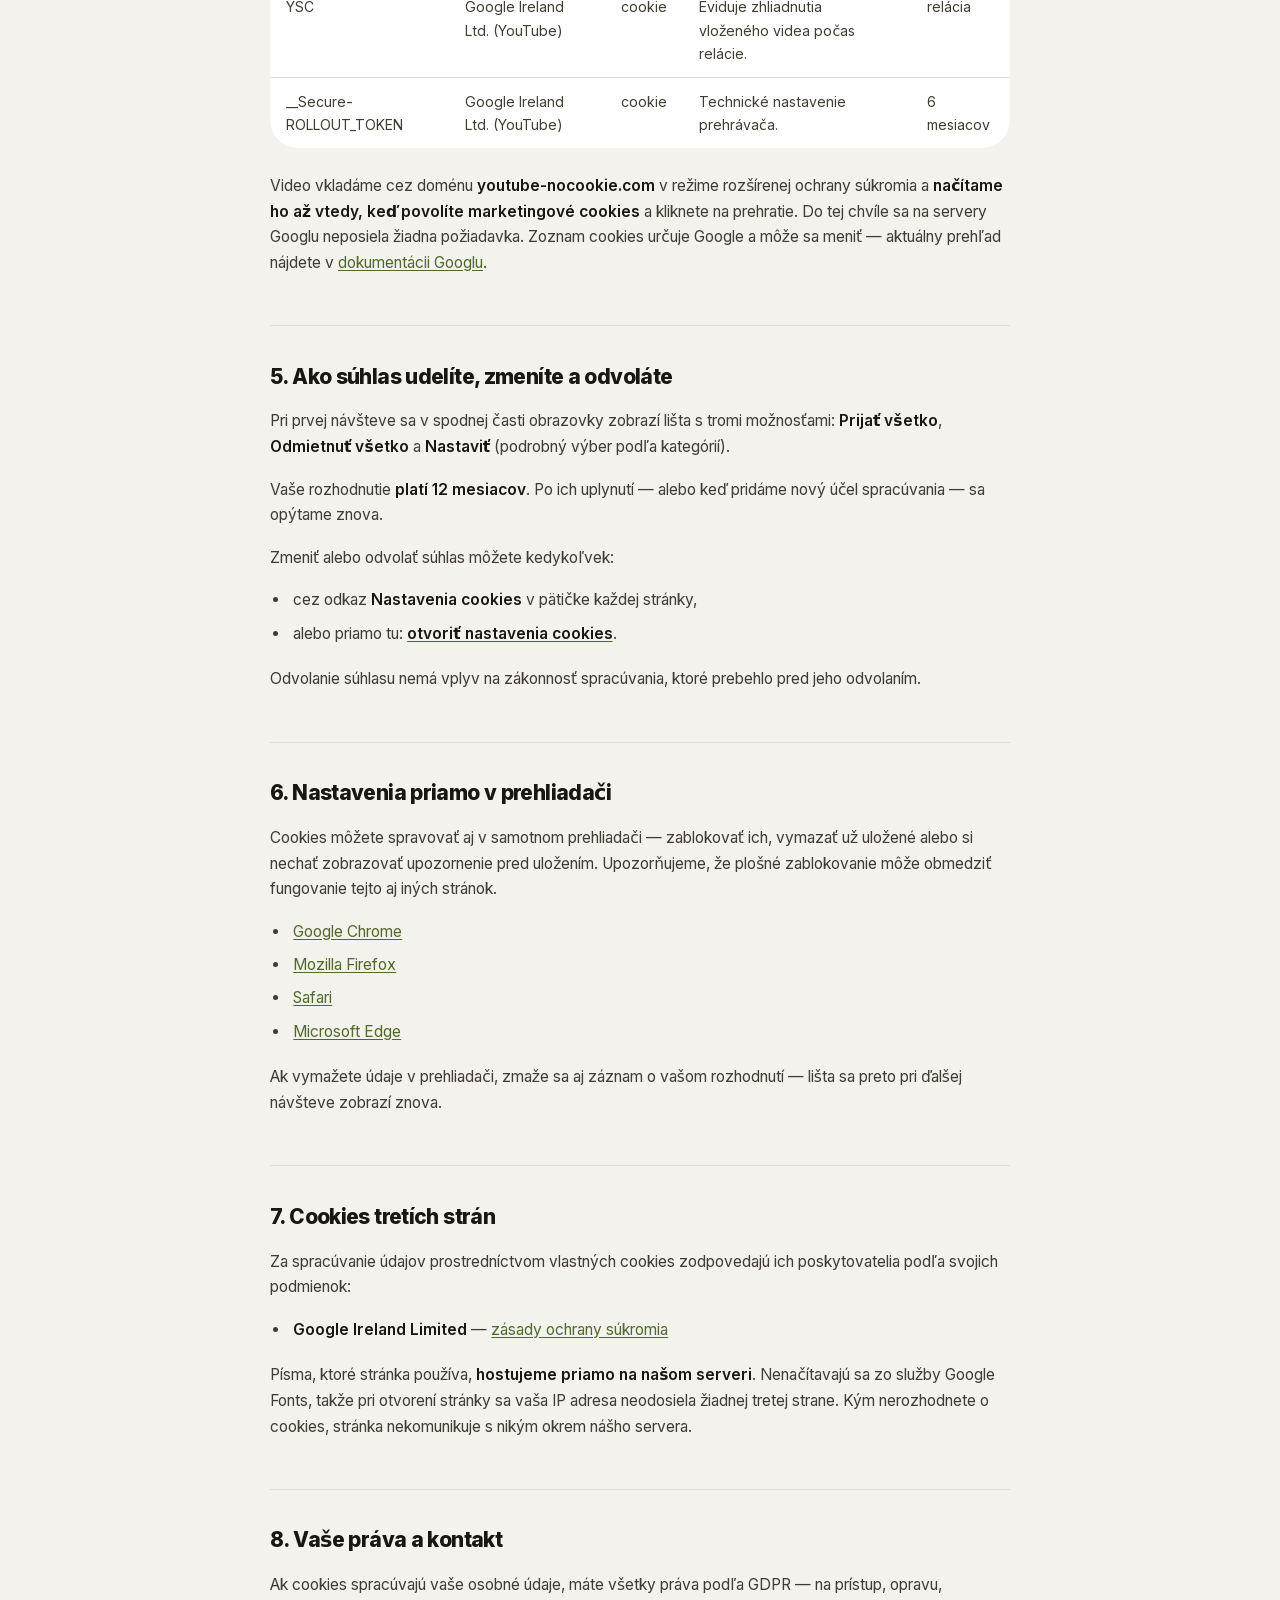
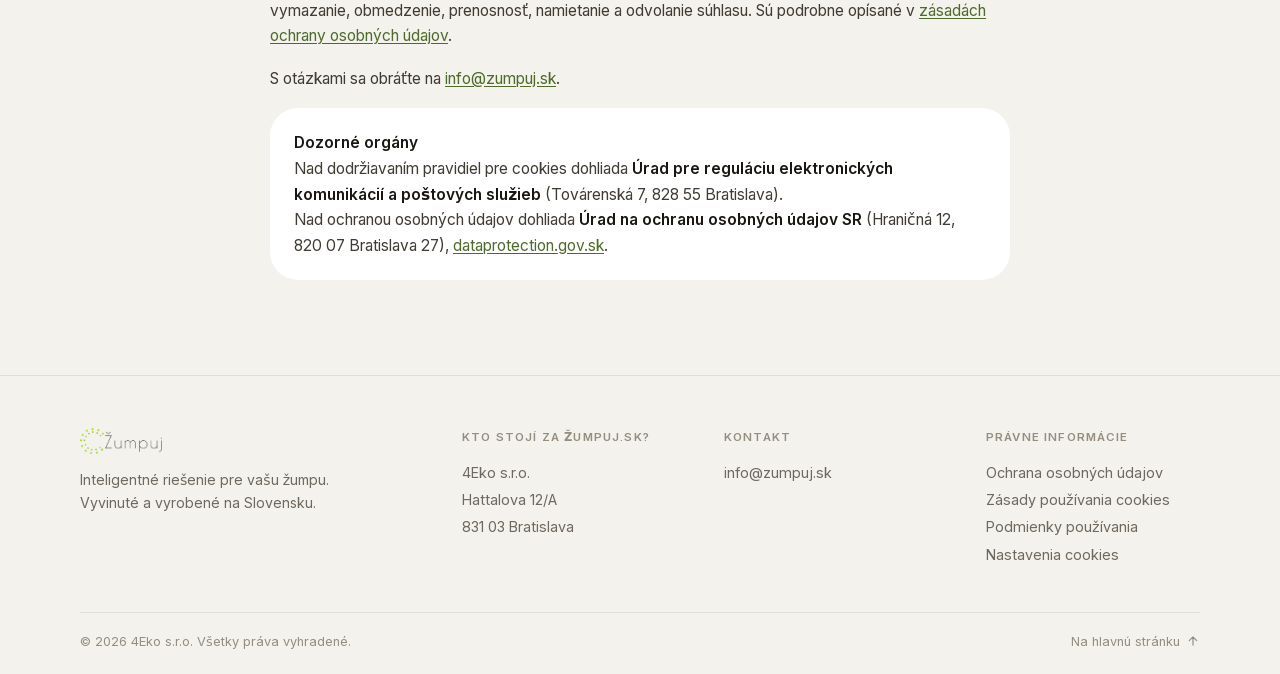
<file: cookies.html>
<!DOCTYPE html>
<html lang="sk">
<head>
<meta charset="utf-8">
<meta name="viewport" content="width=device-width, initial-scale=1, viewport-fit=cover">
<title>Zásady používania cookies — Žumpuj.sk</title>
<meta name="description" content="Aké cookies a podobné technológie používame na zumpuj.sk, na aký účel, ako dlho a ako môžete svoj súhlas kedykoľvek zmeniť alebo odvolať.">
<meta name="robots" content="index, follow">
<meta name="theme-color" content="#FFFFFF">
<link rel="canonical" href="https://zumpuj.sk/cookies.html">
<link rel="icon" href="assets/img/favicon-light.svg" type="image/svg+xml">
<link rel="icon" href="assets/img/favicon-32.png" sizes="32x32" type="image/png">
<link rel="apple-touch-icon" href="assets/img/favicon-180.png">
<!-- Písma hostujeme lokálne — stránka tak pred udelením súhlasu
     nekomunikuje so žiadnou treťou stranou (ani s Google Fonts). -->
<link rel="preload" href="assets/fonts/inter-latin.woff2" as="font" type="font/woff2" crossorigin>
<link rel="stylesheet" href="assets/css/fonts.css?v=84e17d95">
<link rel="stylesheet" href="assets/css/style.css?v=fc5a171b">
</head>
<body class="ready">

<svg style="position:absolute;width:0;height:0;overflow:hidden" aria-hidden="true" focusable="false"><defs>
  <symbol id="i-drop" viewBox="0 0 48 48">
    <path d="M24 4c7 9.5 13 16.4 13 23.4A13 13 0 0 1 11 27.4C11 20.4 17 13.5 24 4Z" fill="none" stroke="currentColor" stroke-width="3" stroke-linejoin="round"/>
    <path d="M17.5 28.5c1.6-1.7 3.3-1.7 4.9 0s3.3 1.7 4.9 0 3.3-1.7 4.9 0" fill="none" stroke="currentColor" stroke-width="2.4" stroke-linecap="round"/>
  </symbol>
  <symbol id="i-arrow" viewBox="0 0 24 24">
    <path d="M5 12h13M12.5 5.5 19 12l-6.5 6.5" fill="none" stroke="currentColor" stroke-width="2" stroke-linecap="round" stroke-linejoin="round"/>
  </symbol>
</defs></svg>

<header class="header header--simple stuck">
  <a class="brand" href="index.html">
    <img class="brand__logo" src="assets/img/logo-onlight.png" alt="Žumpuj" width="802" height="253" fetchpriority="high">
    <em class="brand__tag">inteligentné riešenie pre vašu žumpu</em>
  </a>
  <a href="index.html#pridat-sa" class="btn btn--pill header__cta">
    <span>Pridať sa</span>
    <svg viewBox="0 0 24 24" class="btn__ico"><use href="#i-arrow"></use></svg>
  </a>
</header>

<main class="legal">
  <div class="legal__bg" aria-hidden="true"></div>
  <div class="wrap">
    <div class="legal__inner">

      <a class="legal__back" href="index.html"><svg viewBox="0 0 24 24"><use href="#i-arrow"></use></svg> Späť na hlavnú stránku</a>

      <h1>Zásady používania cookies</h1>
      <p class="legal__meta">Účinné od 20. augusta 2026 · verzia 1.0</p>

      <!-- ⚠ ZMAZAŤ PRED ZVEREJNENÍM ⚠ -->
      <div class="legal__note">
        <p><strong>Poznámka pre prevádzkovateľa:</strong> tabuľky nižšie zodpovedajú stavu, v akom je stránka odovzdaná. Keď nasadíte analytiku alebo reklamné nástroje, doplňte ich do príslušnej tabuľky. Túto poznámku potom zmažte.</p>
      </div>
      <!-- ⚠ KONIEC POZNÁMKY ⚠ -->

      <div class="legal__box">
        <p><strong>Chcete zmeniť svoje rozhodnutie?</strong> Otvorte <a href="#cookie-nastavenia" data-cc-open>nastavenia cookies</a> — môžete tak urobiť kedykoľvek, aj opakovane.</p>
      </div>

      <nav class="legal__toc" aria-label="Obsah stránky">
        <b>Obsah</b>
        <ol>
          <li><a href="#co-su">Čo sú cookies a podobné technológie</a></li>
          <li><a href="#pravny-zaklad">Podľa akých pravidiel ich používame</a></li>
          <li><a href="#kategorie">Kategórie, ktoré používame</a></li>
          <li><a href="#zoznam">Konkrétny zoznam</a></li>
          <li><a href="#suhlas">Ako súhlas udelíte, zmeníte a odvoláte</a></li>
          <li><a href="#prehliadac">Nastavenia priamo v prehliadači</a></li>
          <li><a href="#tretie-strany">Cookies tretích strán</a></li>
          <li><a href="#prava">Vaše práva a kontakt</a></li>
        </ol>
      </nav>

      <h2 id="co-su">1. Čo sú cookies a podobné technológie</h2>
      <p><strong>Cookies</strong> sú malé textové súbory, ktoré webová stránka ukladá vo vašom zariadení, aby si zapamätala určitú informáciu — napríklad to, že ste už rozhodli o cookies. Podobne fungujú aj <strong>lokálne úložisko prehliadača</strong> (localStorage), <strong>pixely</strong> a <strong>skripty tretích strán</strong>. V tomto dokumente ich pre jednoduchosť súhrnne označujeme ako „cookies".</p>
      <p>Cookies delíme podľa toho, kto ich ukladá (vlastné vs. tretích strán) a ako dlho vydržia (dočasné, ktoré zaniknú po zatvorení prehliadača, vs. trvalé s pevnou dobou platnosti).</p>

      <h2 id="pravny-zaklad">2. Podľa akých pravidiel ich používame</h2>
      <p>Ukladanie údajov do vášho zariadenia upravuje <strong>§ 109 ods. 8 zákona č. 452/2021 Z. z. o elektronických komunikáciách</strong>. Podľa neho smieme údaje uložiť alebo k nim získať prístup <strong>až po tom, čo nám na to dáte súhlas</strong> — a to na základe jasnej a úplnej informácie o účele.</p>
      <p>Výnimkou sú cookies, ktoré sú <em>nevyhnutne potrebné</em> na poskytnutie služby, ktorú ste si výslovne vyžiadali. Tie používame aj bez súhlasu, no aj o nich vás informujeme.</p>
      <p>Ak cookies zároveň spracúvajú osobné údaje, riadi sa toto spracúvanie nariadením <strong>(EÚ) 2016/679 (GDPR)</strong> a zákonom č. 18/2018 Z. z. Súhlas preto musí byť slobodný, konkrétny, informovaný a jednoznačný — a rovnako ľahko odvolateľný, ako bol udelený.</p>
      <p>V praxi to znamená, že na tejto stránke:</p>
      <ul>
        <li>sa <strong>žiadne voliteľné cookies nespustia skôr</strong>, než rozhodnete;</li>
        <li>tlačidlo <strong>„Odmietnuť všetko" je rovnako viditeľné</strong> ako „Prijať všetko";</li>
        <li><strong>nič nie je predzaškrtnuté</strong> — analytika aj marketing sú vypnuté, kým ich sami nezapnete;</li>
        <li>zatvorenie lišty krížikom znamená <strong>odmietnutie</strong>, nie súhlas;</li>
        <li>obsah stránky je <strong>plne dostupný aj bez súhlasu</strong> (nepoužívame tzv. cookie wall).</li>
      </ul>

      <h2 id="kategorie">3. Kategórie, ktoré používame</h2>

      <h3>Nevyhnutné — vždy aktívne</h3>
      <p>Zabezpečujú základné fungovanie stránky: zapamätanie vášho rozhodnutia o cookies, bezpečnosť a spracovanie odoslaného formulára. Bez nich by stránka nefungovala správne, preto ich nemožno vypnúť.</p>

      <h3>Štatistické — len so súhlasom</h3>
      <p>Pomáhajú nám pochopiť, ako sa stránka používa — koľko ľudí ju navštívi, ktoré sekcie čítajú a kde odchádzajú. Vďaka tomu vieme web zlepšovať. Údaje vyhodnocujeme v súhrnnej podobe.</p>

      <h3>Marketingové a vložený obsah — len so súhlasom</h3>
      <p>Umožňujú prehrať video vložené zo služby YouTube a merať účinnosť našej reklamy. Pri ich povolení môže dôjsť k prenosu údajov (vrátane IP adresy) spoločnosti Google Ireland Limited.</p>

      <h2 id="zoznam">4. Konkrétny zoznam</h2>

      <h3>Nevyhnutné</h3>
      <div class="tbl">
        <table>
          <thead><tr><th>Názov</th><th>Poskytovateľ</th><th>Typ</th><th>Účel</th><th>Platnosť</th></tr></thead>
          <tbody>
            <tr>
              <td>zumpuj_cookie_consent</td>
              <td>zumpuj.sk</td>
              <td>localStorage</td>
              <td>Uchováva vaše rozhodnutie o cookies a dátum jeho udelenia, aby sme sa nepýtali opakovane a vedeli súhlas preukázať.</td>
              <td>12 mesiacov</td>
            </tr>
          </tbody>
        </table>
      </div>
      <p>Okrem toho náš webhosting vedie <strong>technické záznamy o prístupe</strong> (IP adresa, čas, typ prehliadača). Nejde o cookies — sú súčasťou bežnej prevádzky a ochrany servera. Podrobnosti nájdete v <a href="ochrana-osobnych-udajov.html#ucely">zásadách ochrany osobných údajov</a>.</p>

      <h3>Štatistické</h3>
      <div class="tbl">
        <table>
          <thead><tr><th>Názov</th><th>Poskytovateľ</th><th>Typ</th><th>Účel</th><th>Platnosť</th></tr></thead>
          <tbody>
            <tr>
              <td>[DOPLNIŤ]</td>
              <td>[DOPLNIŤ]</td>
              <td>cookie</td>
              <td>Meranie návštevnosti. Ak nasadíte Google Analytics 4, doplňte <em>_ga</em> (2 roky) a <em>_ga_&lt;ID&gt;</em> (2 roky). Ak zvolíte nástroj bez cookies (napr. Plausible alebo Fathom), túto tabuľku môžete zmazať a v texte uviesť, že analytiku robíte bez ukladania údajov do zariadenia.</td>
              <td>[DOPLNIŤ]</td>
            </tr>
          </tbody>
        </table>
      </div>
      <p class="legal__meta" style="border:0;padding:0;margin:-1em 0 2em">K dátumu vydania týchto zásad nemá stránka nasadený žiadny analytický nástroj.</p>

      <h3>Marketingové a vložený obsah</h3>
      <div class="tbl">
        <table>
          <thead><tr><th>Názov</th><th>Poskytovateľ</th><th>Typ</th><th>Účel</th><th>Platnosť</th></tr></thead>
          <tbody>
            <tr>
              <td>VISITOR_INFO1_LIVE</td>
              <td>Google Ireland Ltd. (YouTube)</td>
              <td>cookie</td>
              <td>Odhad šírky pásma a nastavenie prehrávača pri prehratí vloženého videa.</td>
              <td>6 mesiacov</td>
            </tr>
            <tr>
              <td>YSC</td>
              <td>Google Ireland Ltd. (YouTube)</td>
              <td>cookie</td>
              <td>Eviduje zhliadnutia vloženého videa počas relácie.</td>
              <td>relácia</td>
            </tr>
            <tr>
              <td>__Secure-ROLLOUT_TOKEN</td>
              <td>Google Ireland Ltd. (YouTube)</td>
              <td>cookie</td>
              <td>Technické nastavenie prehrávača.</td>
              <td>6 mesiacov</td>
            </tr>
          </tbody>
        </table>
      </div>
      <p>Video vkladáme cez doménu <strong>youtube-nocookie.com</strong> v režime rozšírenej ochrany súkromia a <strong>načítame ho až vtedy, keď povolíte marketingové cookies</strong> a kliknete na prehratie. Do tej chvíle sa na servery Googlu neposiela žiadna požiadavka. Zoznam cookies určuje Google a môže sa meniť — aktuálny prehľad nájdete v <a href="https://policies.google.com/technologies/cookies" target="_blank" rel="noopener noreferrer">dokumentácii Googlu</a>.</p>

      <h2 id="suhlas">5. Ako súhlas udelíte, zmeníte a odvoláte</h2>
      <p>Pri prvej návšteve sa v spodnej časti obrazovky zobrazí lišta s tromi možnosťami: <strong>Prijať všetko</strong>, <strong>Odmietnuť všetko</strong> a <strong>Nastaviť</strong> (podrobný výber podľa kategórií).</p>
      <p>Vaše rozhodnutie <strong>platí 12 mesiacov</strong>. Po ich uplynutí — alebo keď pridáme nový účel spracúvania — sa opýtame znova.</p>
      <p>Zmeniť alebo odvolať súhlas môžete kedykoľvek:</p>
      <ul>
        <li>cez odkaz <strong>Nastavenia cookies</strong> v pätičke každej stránky,</li>
        <li>alebo priamo tu: <a href="#cookie-nastavenia" data-cc-open><strong>otvoriť nastavenia cookies</strong></a>.</li>
      </ul>
      <p>Odvolanie súhlasu nemá vplyv na zákonnosť spracúvania, ktoré prebehlo pred jeho odvolaním.</p>

      <h2 id="prehliadac">6. Nastavenia priamo v prehliadači</h2>
      <p>Cookies môžete spravovať aj v samotnom prehliadači — zablokovať ich, vymazať už uložené alebo si nechať zobrazovať upozornenie pred uložením. Upozorňujeme, že plošné zablokovanie môže obmedziť fungovanie tejto aj iných stránok.</p>
      <ul>
        <li><a href="https://support.google.com/chrome/answer/95647?hl=sk" target="_blank" rel="noopener noreferrer">Google Chrome</a></li>
        <li><a href="https://support.mozilla.org/sk/kb/povolenie-zakazanie-cookies-sledovanie-preferencii" target="_blank" rel="noopener noreferrer">Mozilla Firefox</a></li>
        <li><a href="https://support.apple.com/sk-sk/guide/safari/sfri11471/mac" target="_blank" rel="noopener noreferrer">Safari</a></li>
        <li><a href="https://support.microsoft.com/sk-sk/microsoft-edge" target="_blank" rel="noopener noreferrer">Microsoft Edge</a></li>
      </ul>
      <p>Ak vymažete údaje v prehliadači, zmaže sa aj záznam o vašom rozhodnutí — lišta sa preto pri ďalšej návšteve zobrazí znova.</p>

      <h2 id="tretie-strany">7. Cookies tretích strán</h2>
      <p>Za spracúvanie údajov prostredníctvom vlastných cookies zodpovedajú ich poskytovatelia podľa svojich podmienok:</p>
      <ul>
        <li><strong>Google Ireland Limited</strong> — <a href="https://policies.google.com/privacy?hl=sk" target="_blank" rel="noopener noreferrer">zásady ochrany súkromia</a></li>
      </ul>
      <p>Písma, ktoré stránka používa, <strong>hostujeme priamo na našom serveri</strong>. Nenačítavajú sa zo služby Google Fonts, takže pri otvorení stránky sa vaša IP adresa neodosiela žiadnej tretej strane. Kým nerozhodnete o cookies, stránka nekomunikuje s nikým okrem nášho servera.</p>

      <h2 id="prava">8. Vaše práva a kontakt</h2>
      <p>Ak cookies spracúvajú vaše osobné údaje, máte všetky práva podľa GDPR — na prístup, opravu, vymazanie, obmedzenie, prenosnosť, namietanie a odvolanie súhlasu. Sú podrobne opísané v <a href="ochrana-osobnych-udajov.html#prava">zásadách ochrany osobných údajov</a>.</p>
      <p>S otázkami sa obráťte na <a href="mailto:info@zumpuj.sk">info@zumpuj.sk</a>.</p>
      <div class="legal__box">
        <p><strong>Dozorné orgány</strong><br>
        Nad dodržiavaním pravidiel pre cookies dohliada <strong>Úrad pre reguláciu elektronických komunikácií a poštových služieb</strong> (Továrenská 7, 828 55 Bratislava).<br>
        Nad ochranou osobných údajov dohliada <strong>Úrad na ochranu osobných údajov SR</strong> (Hraničná 12, 820 07 Bratislava 27), <a href="https://dataprotection.gov.sk" target="_blank" rel="noopener noreferrer">dataprotection.gov.sk</a>.</p>
      </div>

    </div>
  </div>
</main>

<footer class="footer">
  <div class="wrap">
    <div class="footer__top">
      <div class="footer__brand">
        <img class="footer__logo" src="assets/img/logo-onlight.png" alt="Žumpuj" width="802" height="253" loading="lazy">
        <p>Inteligentné riešenie pre vašu žumpu. Vyvinuté a vyrobené na Slovensku.</p>
      </div>
      <div class="footer__col">
        <h4>Kto stojí za Žumpuj.sk?</h4>
        <p>4Eko s.r.o.<br>Hattalova 12/A<br>831 03 Bratislava</p>
      </div>
      <div class="footer__col">
        <h4>Kontakt</h4>
        <p><a href="mailto:info@zumpuj.sk">info@zumpuj.sk</a></p>
      </div>
      <div class="footer__col">
        <h4>Právne informácie</h4>
        <p>
          <a href="ochrana-osobnych-udajov.html">Ochrana osobných údajov</a><br>
          <a href="cookies.html">Zásady používania cookies</a><br>
          <a href="podmienky-pouzivania.html">Podmienky používania</a><br>
          <a href="#cookie-nastavenia" data-cc-open>Nastavenia cookies</a>
        </p>
      </div>
    </div>
    <div class="footer__bottom">
      <span>© <span id="year">2026</span> 4Eko s.r.o. Všetky práva vyhradené.</span>
      <a href="index.html" class="footer__up footer__up--home">Na hlavnú stránku <svg viewBox="0 0 24 24"><use href="#i-arrow"></use></svg></a>
    </div>
  </div>
</footer>

<script src="assets/js/cookies.js?v=4543b885" defer></script>
<script src="assets/js/legal.js?v=7cb7c09f" defer></script>
</body>
</html>
</file>
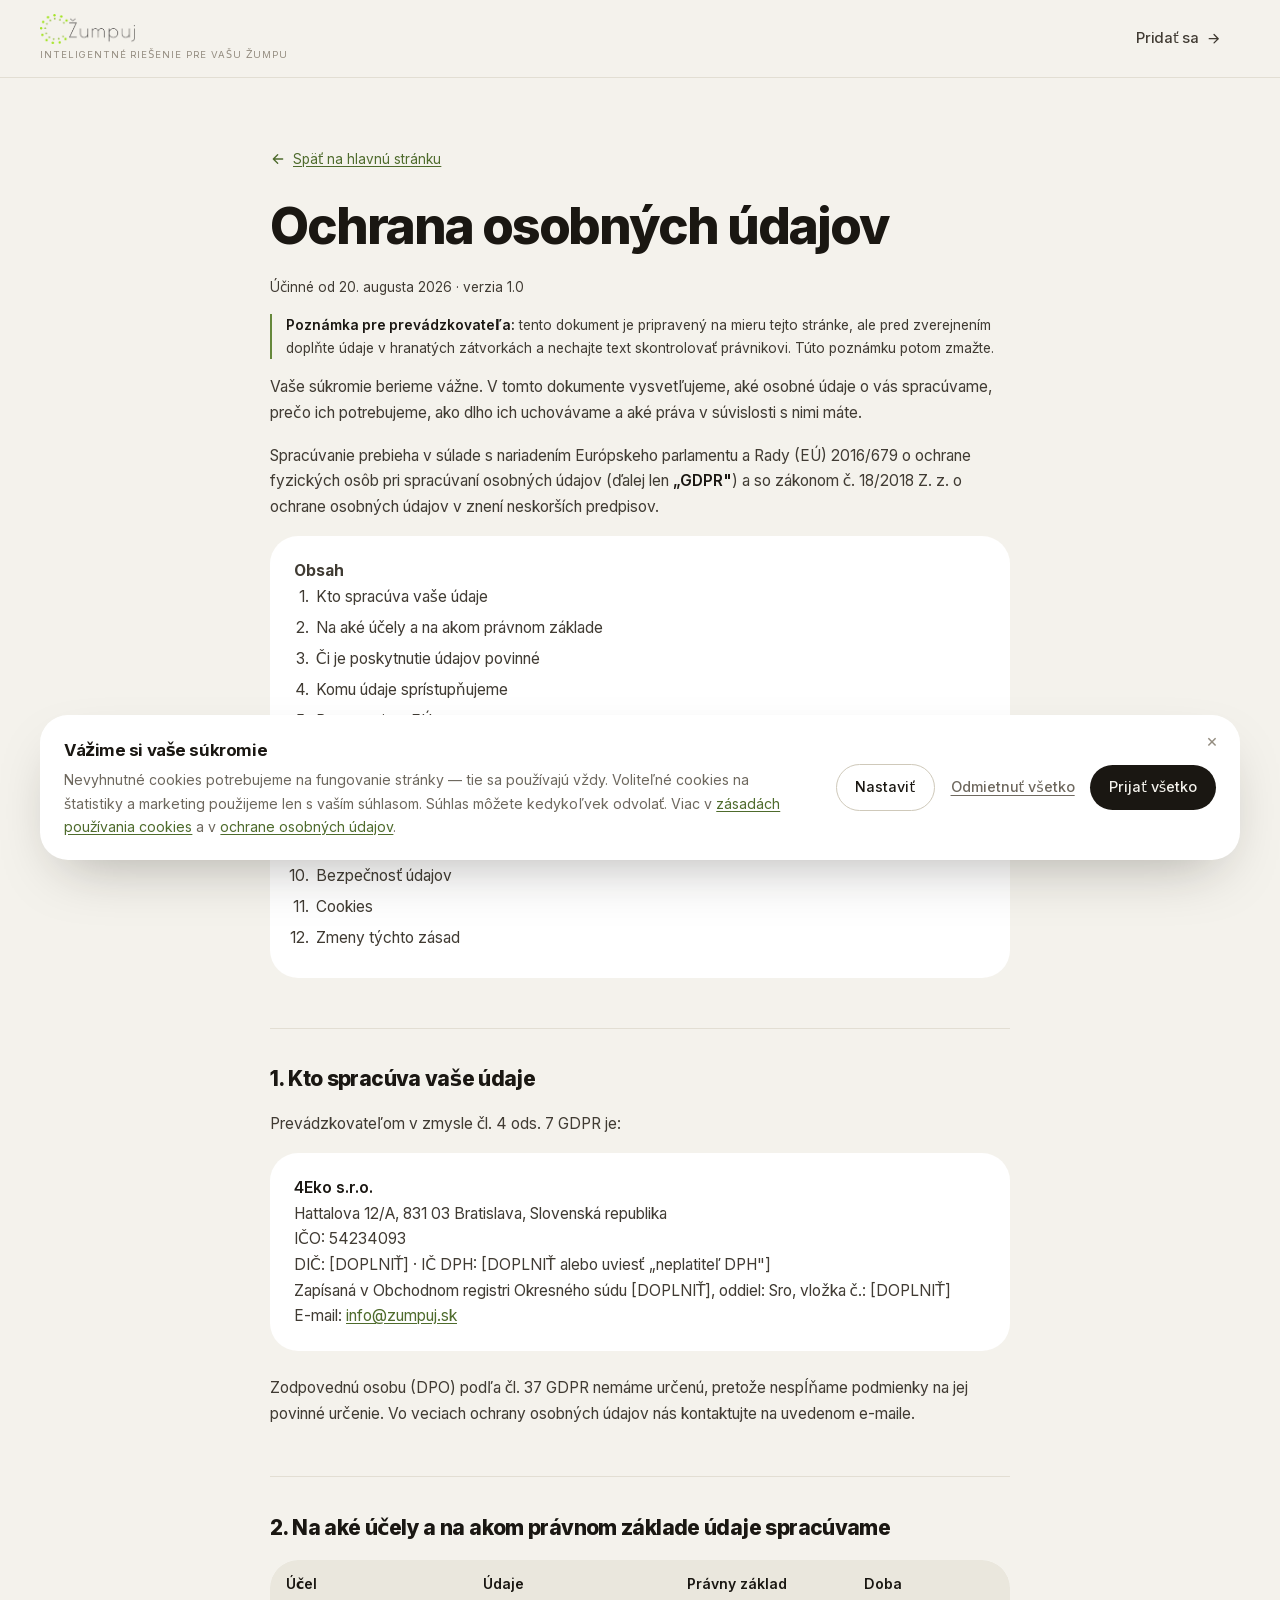
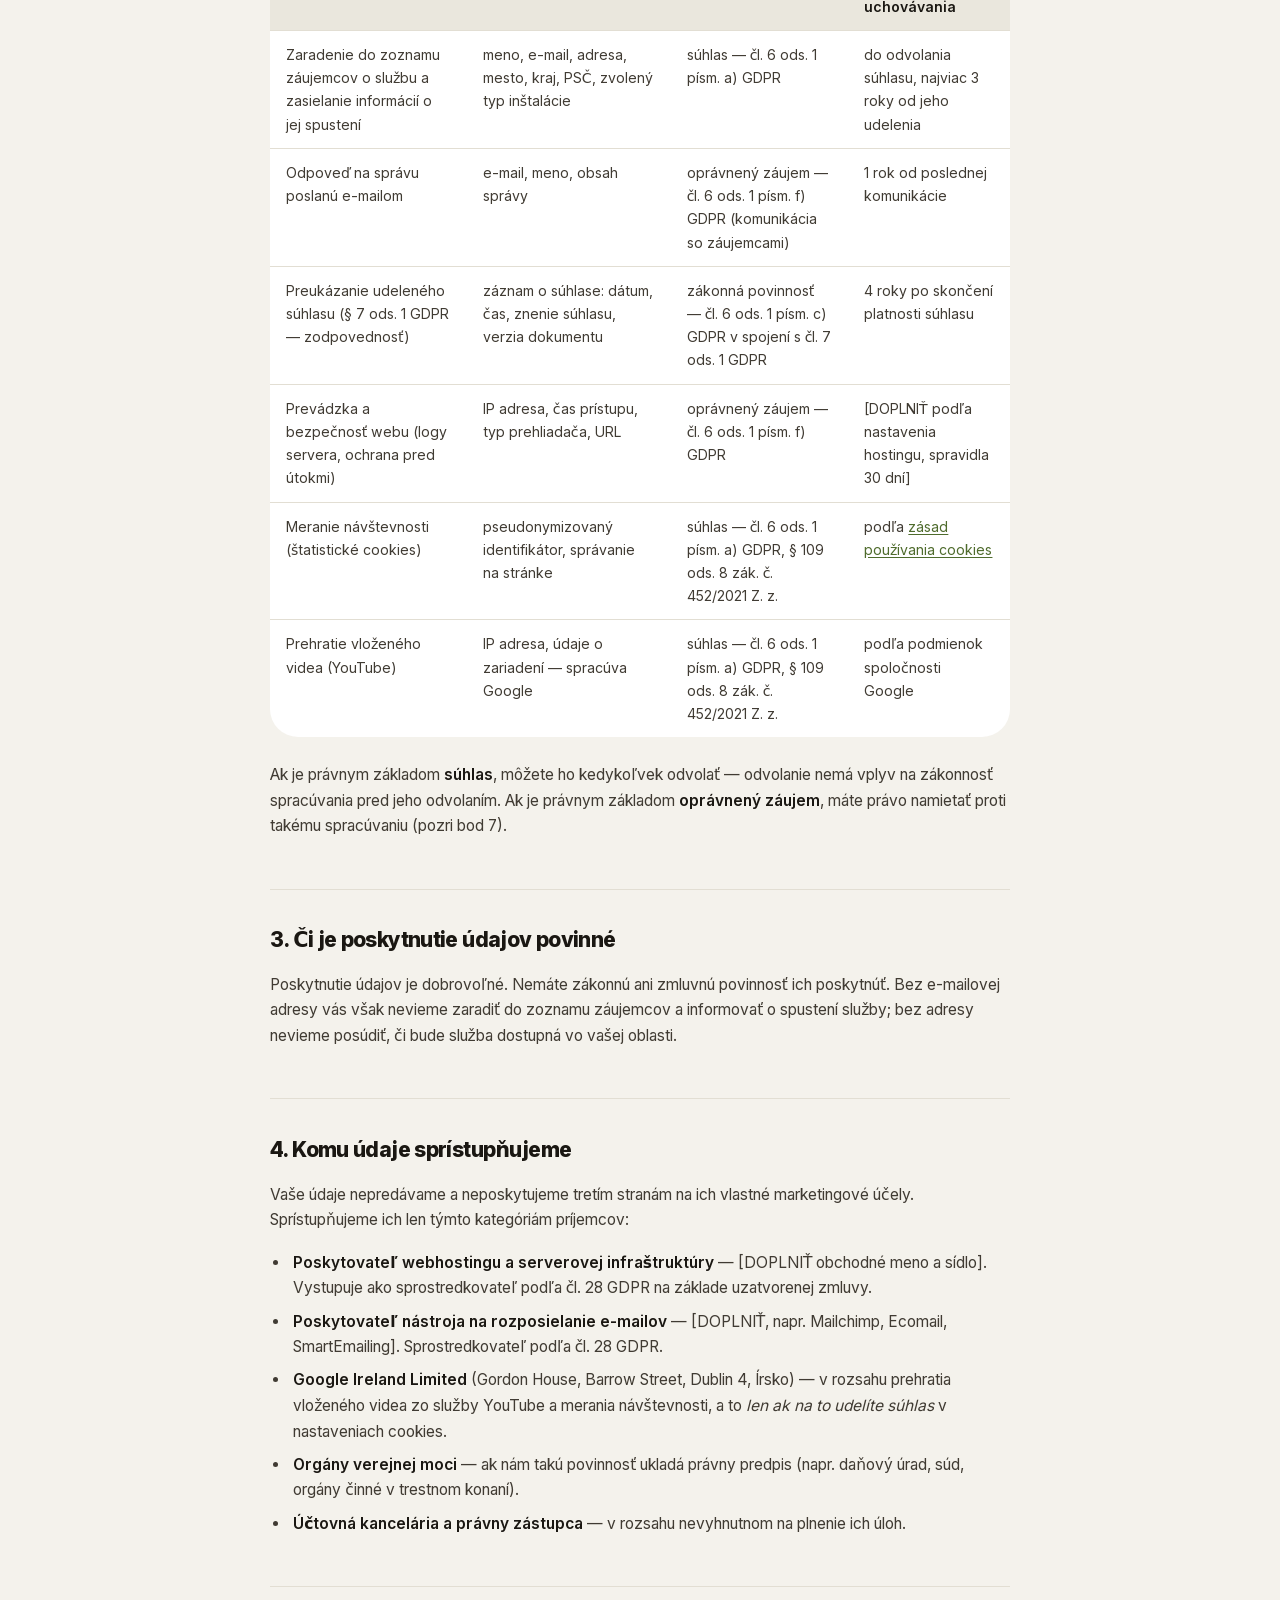
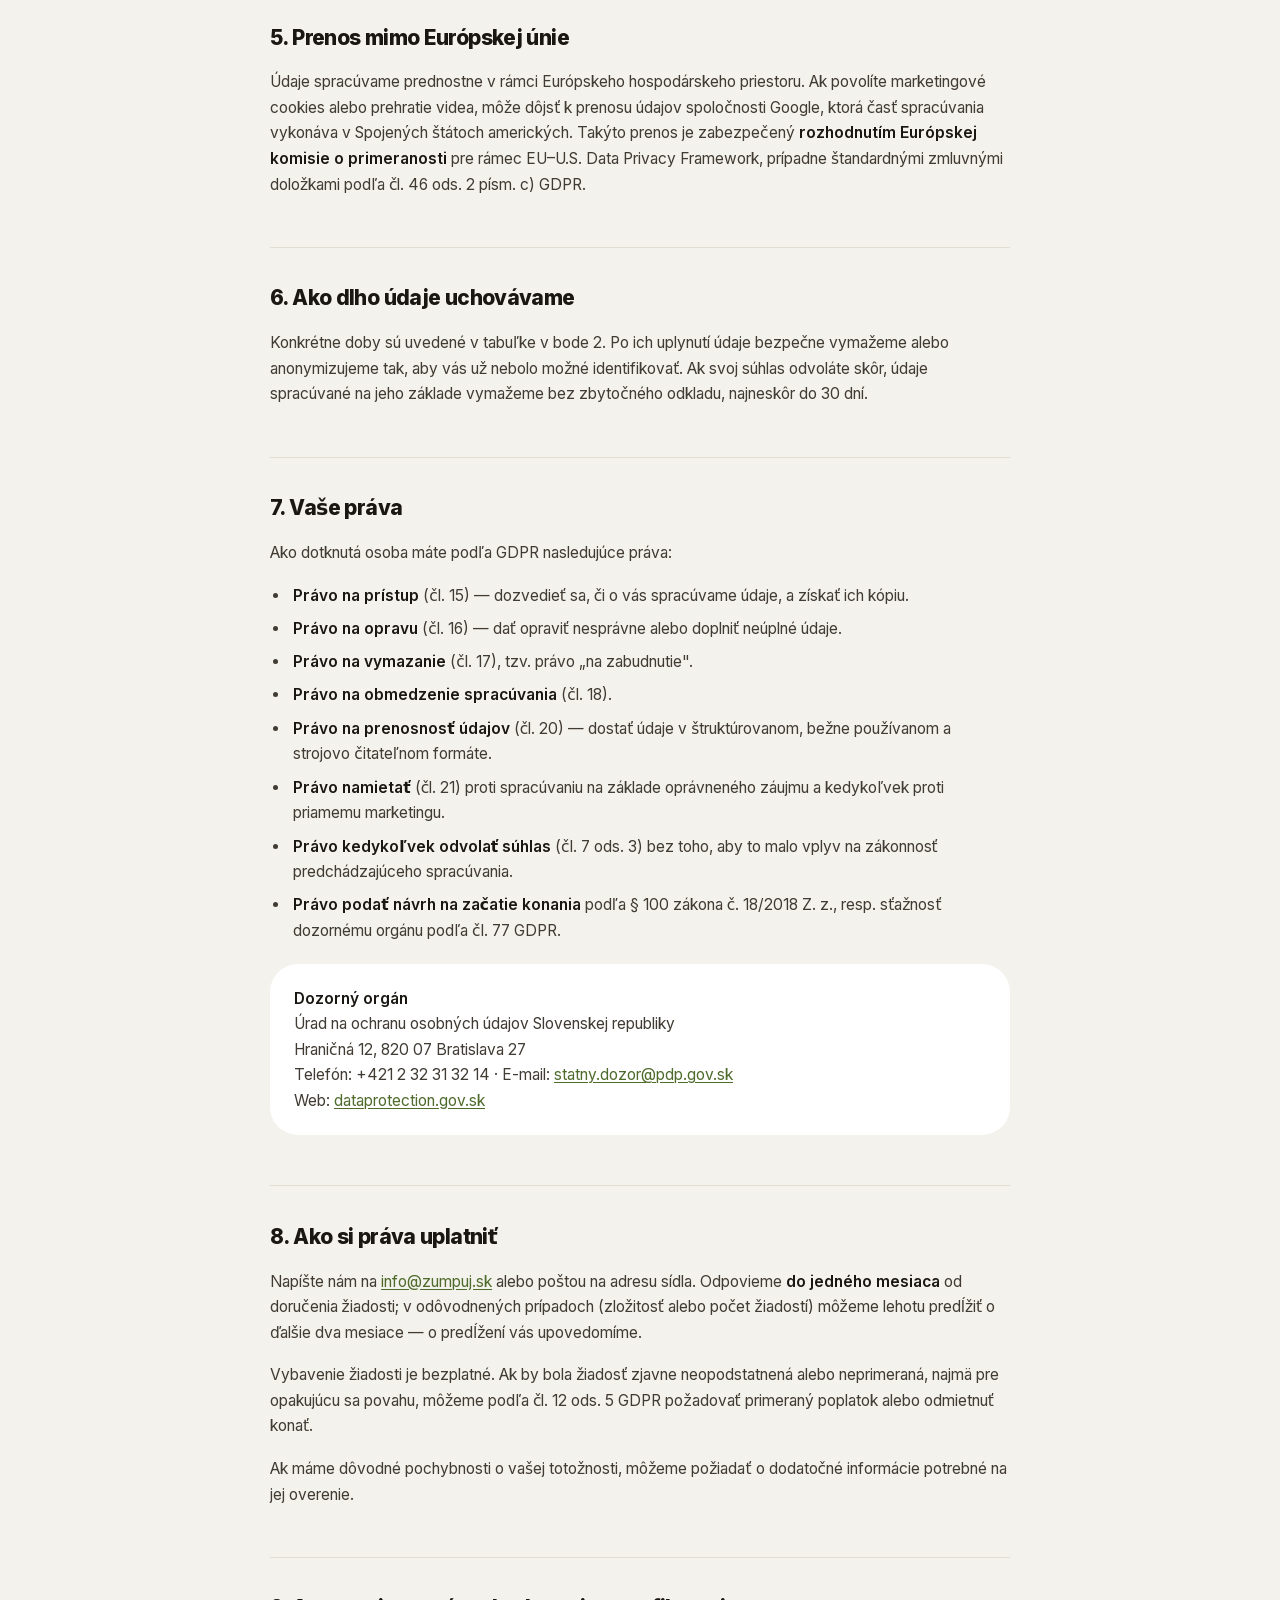
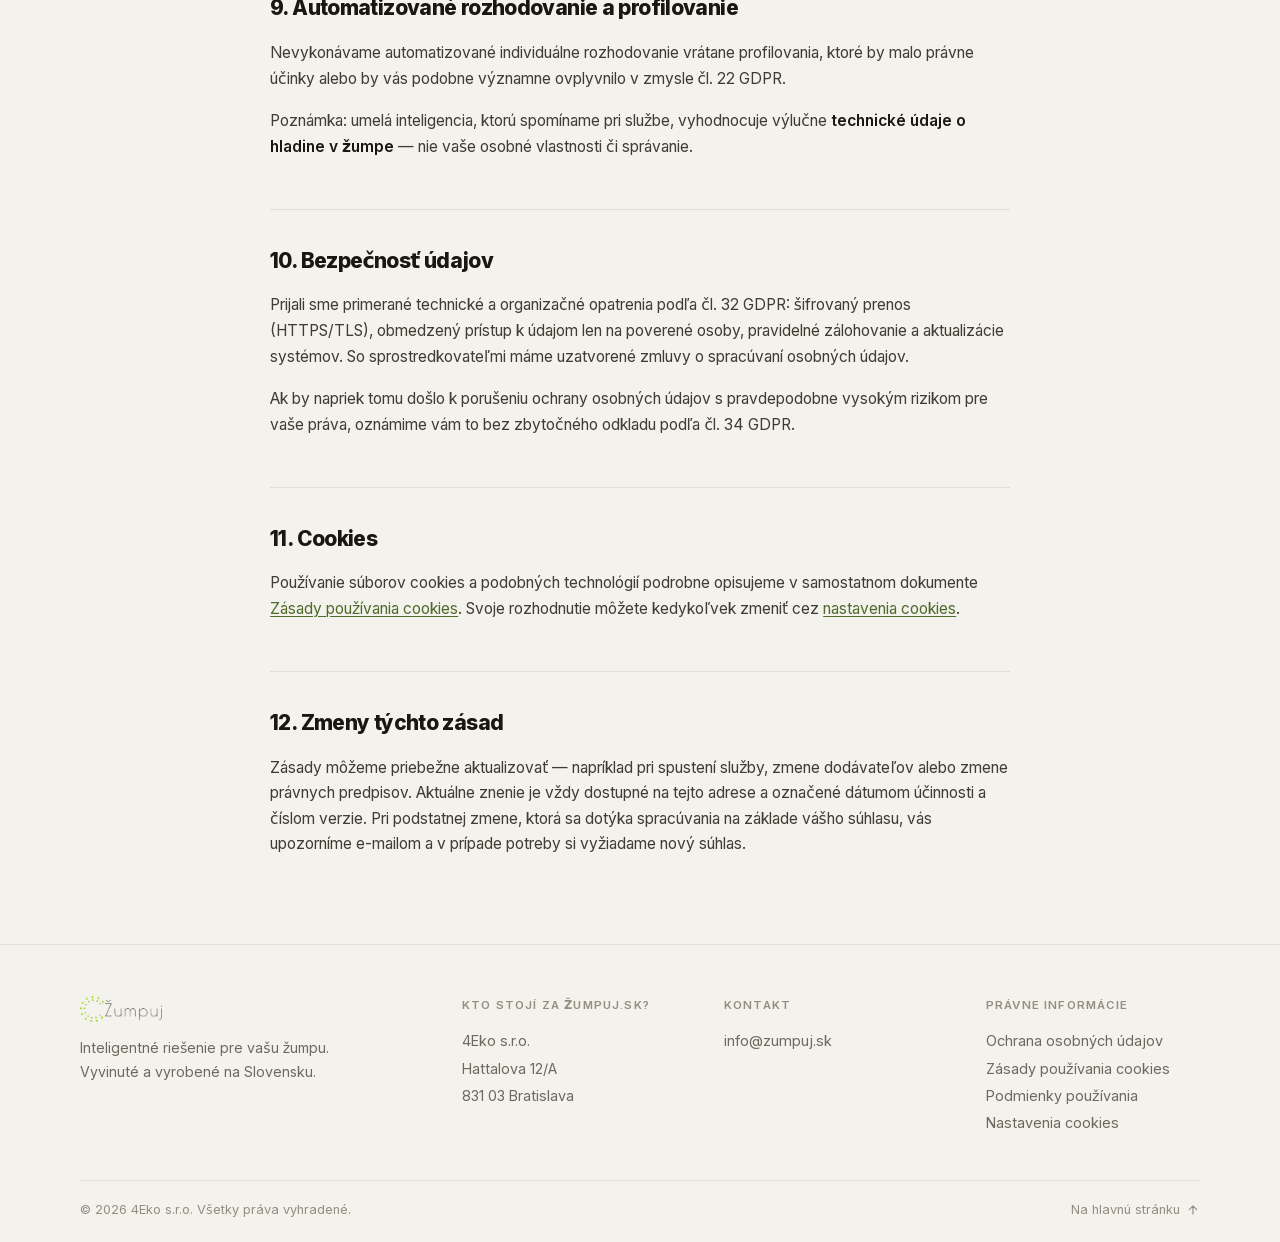
<file: ochrana-osobnych-udajov.html>
<!DOCTYPE html>
<html lang="sk">
<head>
<meta charset="utf-8">
<meta name="viewport" content="width=device-width, initial-scale=1, viewport-fit=cover">
<title>Ochrana osobných údajov — Žumpuj.sk</title>
<meta name="description" content="Informácie o spracúvaní osobných údajov podľa nariadenia (EÚ) 2016/679 (GDPR) a zákona č. 18/2018 Z. z. Prevádzkovateľ 4Eko s.r.o.">
<meta name="robots" content="index, follow">
<meta name="theme-color" content="#FFFFFF">
<link rel="canonical" href="https://zumpuj.sk/ochrana-osobnych-udajov.html">
<link rel="icon" href="assets/img/favicon-light.svg" type="image/svg+xml">
<link rel="icon" href="assets/img/favicon-32.png" sizes="32x32" type="image/png">
<link rel="apple-touch-icon" href="assets/img/favicon-180.png">
<!-- Písma hostujeme lokálne — stránka tak pred udelením súhlasu
     nekomunikuje so žiadnou treťou stranou (ani s Google Fonts). -->
<link rel="preload" href="assets/fonts/inter-latin.woff2" as="font" type="font/woff2" crossorigin>
<link rel="stylesheet" href="assets/css/fonts.css?v=84e17d95">
<link rel="stylesheet" href="assets/css/style.css?v=fc5a171b">
</head>
<body class="ready">

<svg style="position:absolute;width:0;height:0;overflow:hidden" aria-hidden="true" focusable="false"><defs>
  <symbol id="i-drop" viewBox="0 0 48 48">
    <path d="M24 4c7 9.5 13 16.4 13 23.4A13 13 0 0 1 11 27.4C11 20.4 17 13.5 24 4Z" fill="none" stroke="currentColor" stroke-width="3" stroke-linejoin="round"/>
    <path d="M17.5 28.5c1.6-1.7 3.3-1.7 4.9 0s3.3 1.7 4.9 0 3.3-1.7 4.9 0" fill="none" stroke="currentColor" stroke-width="2.4" stroke-linecap="round"/>
  </symbol>
  <symbol id="i-arrow" viewBox="0 0 24 24">
    <path d="M5 12h13M12.5 5.5 19 12l-6.5 6.5" fill="none" stroke="currentColor" stroke-width="2" stroke-linecap="round" stroke-linejoin="round"/>
  </symbol>
</defs></svg>

<header class="header header--simple stuck">
  <a class="brand" href="index.html">
    <img class="brand__logo" src="assets/img/logo-onlight.png" alt="Žumpuj" width="802" height="253" fetchpriority="high">
    <em class="brand__tag">inteligentné riešenie pre vašu žumpu</em>
  </a>
  <a href="index.html#pridat-sa" class="btn btn--pill header__cta">
    <span>Pridať sa</span>
    <svg viewBox="0 0 24 24" class="btn__ico"><use href="#i-arrow"></use></svg>
  </a>
</header>

<main class="legal">
  <div class="legal__bg" aria-hidden="true"></div>
  <div class="wrap">
    <div class="legal__inner">

      <a class="legal__back" href="index.html"><svg viewBox="0 0 24 24"><use href="#i-arrow"></use></svg> Späť na hlavnú stránku</a>

      <h1>Ochrana osobných údajov</h1>
      <p class="legal__meta">Účinné od 20. augusta 2026 · verzia 1.0</p>

      <!-- ⚠ ZMAZAŤ PRED ZVEREJNENÍM ⚠ -->
      <div class="legal__note">
        <p><strong>Poznámka pre prevádzkovateľa:</strong> tento dokument je pripravený na mieru tejto stránke, ale pred zverejnením doplňte údaje v hranatých zátvorkách a nechajte text skontrolovať právnikovi. Túto poznámku potom zmažte.</p>
      </div>
      <!-- ⚠ KONIEC POZNÁMKY ⚠ -->

      <p>Vaše súkromie berieme vážne. V tomto dokumente vysvetľujeme, aké osobné údaje o vás spracúvame, prečo ich potrebujeme, ako dlho ich uchovávame a aké práva v súvislosti s nimi máte.</p>

      <p>Spracúvanie prebieha v súlade s nariadením Európskeho parlamentu a Rady (EÚ) 2016/679 o ochrane fyzických osôb pri spracúvaní osobných údajov (ďalej len <strong>„GDPR"</strong>) a so zákonom č. 18/2018 Z. z. o ochrane osobných údajov v znení neskorších predpisov.</p>

      <nav class="legal__toc" aria-label="Obsah stránky">
        <b>Obsah</b>
        <ol>
          <li><a href="#prevadzkovatel">Kto spracúva vaše údaje</a></li>
          <li><a href="#ucely">Na aké účely a na akom právnom základe</a></li>
          <li><a href="#povinnost">Či je poskytnutie údajov povinné</a></li>
          <li><a href="#prijemcovia">Komu údaje sprístupňujeme</a></li>
          <li><a href="#tretie-krajiny">Prenos mimo EÚ</a></li>
          <li><a href="#doba">Ako dlho údaje uchovávame</a></li>
          <li><a href="#prava">Vaše práva</a></li>
          <li><a href="#uplatnenie">Ako si práva uplatniť</a></li>
          <li><a href="#profilovanie">Automatizované rozhodovanie</a></li>
          <li><a href="#bezpecnost">Bezpečnosť údajov</a></li>
          <li><a href="#cookies">Cookies</a></li>
          <li><a href="#zmeny">Zmeny týchto zásad</a></li>
        </ol>
      </nav>

      <h2 id="prevadzkovatel">1. Kto spracúva vaše údaje</h2>
      <p>Prevádzkovateľom v zmysle čl. 4 ods. 7 GDPR je:</p>
      <div class="legal__box">
        <p>
          <strong>4Eko s.r.o.</strong><br>
          Hattalova 12/A, 831 03 Bratislava, Slovenská republika<br>
          IČO: 54234093<br>
          DIČ: [DOPLNIŤ] · IČ DPH: [DOPLNIŤ alebo uviesť „neplatiteľ DPH"]<br>
          Zapísaná v Obchodnom registri Okresného súdu [DOPLNIŤ], oddiel: Sro, vložka č.: [DOPLNIŤ]<br>
          E-mail: <a href="mailto:info@zumpuj.sk">info@zumpuj.sk</a>
        </p>
      </div>
      <p>Zodpovednú osobu (DPO) podľa čl. 37 GDPR nemáme určenú, pretože nespĺňame podmienky na jej povinné určenie. Vo veciach ochrany osobných údajov nás kontaktujte na uvedenom e-maile.</p>

      <h2 id="ucely">2. Na aké účely a na akom právnom základe údaje spracúvame</h2>

      <div class="tbl">
        <table>
          <thead>
            <tr><th>Účel</th><th>Údaje</th><th>Právny základ</th><th>Doba uchovávania</th></tr>
          </thead>
          <tbody>
            <tr>
              <td>Zaradenie do zoznamu záujemcov o službu a zasielanie informácií o jej spustení</td>
              <td>meno, e-mail, adresa, mesto, kraj, PSČ, zvolený typ inštalácie</td>
              <td>súhlas — čl. 6 ods. 1 písm. a) GDPR</td>
              <td>do odvolania súhlasu, najviac 3 roky od jeho udelenia</td>
            </tr>
            <tr>
              <td>Odpoveď na správu poslanú e-mailom</td>
              <td>e-mail, meno, obsah správy</td>
              <td>oprávnený záujem — čl. 6 ods. 1 písm. f) GDPR (komunikácia so záujemcami)</td>
              <td>1 rok od poslednej komunikácie</td>
            </tr>
            <tr>
              <td>Preukázanie udeleného súhlasu (§ 7 ods. 1 GDPR — zodpovednosť)</td>
              <td>záznam o súhlase: dátum, čas, znenie súhlasu, verzia dokumentu</td>
              <td>zákonná povinnosť — čl. 6 ods. 1 písm. c) GDPR v spojení s čl. 7 ods. 1 GDPR</td>
              <td>4 roky po skončení platnosti súhlasu</td>
            </tr>
            <tr>
              <td>Prevádzka a bezpečnosť webu (logy servera, ochrana pred útokmi)</td>
              <td>IP adresa, čas prístupu, typ prehliadača, URL</td>
              <td>oprávnený záujem — čl. 6 ods. 1 písm. f) GDPR</td>
              <td>[DOPLNIŤ podľa nastavenia hostingu, spravidla 30 dní]</td>
            </tr>
            <tr>
              <td>Meranie návštevnosti (štatistické cookies)</td>
              <td>pseudonymizovaný identifikátor, správanie na stránke</td>
              <td>súhlas — čl. 6 ods. 1 písm. a) GDPR, § 109 ods. 8 zák. č. 452/2021 Z. z.</td>
              <td>podľa <a href="cookies.html">zásad používania cookies</a></td>
            </tr>
            <tr>
              <td>Prehratie vloženého videa (YouTube)</td>
              <td>IP adresa, údaje o zariadení — spracúva Google</td>
              <td>súhlas — čl. 6 ods. 1 písm. a) GDPR, § 109 ods. 8 zák. č. 452/2021 Z. z.</td>
              <td>podľa podmienok spoločnosti Google</td>
            </tr>
          </tbody>
        </table>
      </div>

      <p>Ak je právnym základom <strong>súhlas</strong>, môžete ho kedykoľvek odvolať — odvolanie nemá vplyv na zákonnosť spracúvania pred jeho odvolaním. Ak je právnym základom <strong>oprávnený záujem</strong>, máte právo namietať proti takému spracúvaniu (pozri bod 7).</p>

      <h2 id="povinnost">3. Či je poskytnutie údajov povinné</h2>
      <p>Poskytnutie údajov je dobrovoľné. Nemáte zákonnú ani zmluvnú povinnosť ich poskytnúť. Bez e-mailovej adresy vás však nevieme zaradiť do zoznamu záujemcov a informovať o spustení služby; bez adresy nevieme posúdiť, či bude služba dostupná vo vašej oblasti.</p>

      <h2 id="prijemcovia">4. Komu údaje sprístupňujeme</h2>
      <p>Vaše údaje nepredávame a neposkytujeme tretím stranám na ich vlastné marketingové účely. Sprístupňujeme ich len týmto kategóriám príjemcov:</p>
      <ul>
        <li><strong>Poskytovateľ webhostingu a serverovej infraštruktúry</strong> — [DOPLNIŤ obchodné meno a sídlo]. Vystupuje ako sprostredkovateľ podľa čl. 28 GDPR na základe uzatvorenej zmluvy.</li>
        <li><strong>Poskytovateľ nástroja na rozposielanie e-mailov</strong> — [DOPLNIŤ, napr. Mailchimp, Ecomail, SmartEmailing]. Sprostredkovateľ podľa čl. 28 GDPR.</li>
        <li><strong>Google Ireland Limited</strong> (Gordon House, Barrow Street, Dublin 4, Írsko) — v rozsahu prehratia vloženého videa zo služby YouTube a merania návštevnosti, a to <em>len ak na to udelíte súhlas</em> v nastaveniach cookies.</li>
        <li><strong>Orgány verejnej moci</strong> — ak nám takú povinnosť ukladá právny predpis (napr. daňový úrad, súd, orgány činné v trestnom konaní).</li>
        <li><strong>Účtovná kancelária a právny zástupca</strong> — v rozsahu nevyhnutnom na plnenie ich úloh.</li>
      </ul>

      <h2 id="tretie-krajiny">5. Prenos mimo Európskej únie</h2>
      <p>Údaje spracúvame prednostne v rámci Európskeho hospodárskeho priestoru. Ak povolíte marketingové cookies alebo prehratie videa, môže dôjsť k prenosu údajov spoločnosti Google, ktorá časť spracúvania vykonáva v Spojených štátoch amerických. Takýto prenos je zabezpečený <strong>rozhodnutím Európskej komisie o primeranosti</strong> pre rámec EU–U.S. Data Privacy Framework, prípadne štandardnými zmluvnými doložkami podľa čl. 46 ods. 2 písm. c) GDPR.</p>

      <h2 id="doba">6. Ako dlho údaje uchovávame</h2>
      <p>Konkrétne doby sú uvedené v tabuľke v bode 2. Po ich uplynutí údaje bezpečne vymažeme alebo anonymizujeme tak, aby vás už nebolo možné identifikovať. Ak svoj súhlas odvoláte skôr, údaje spracúvané na jeho základe vymažeme bez zbytočného odkladu, najneskôr do 30 dní.</p>

      <h2 id="prava">7. Vaše práva</h2>
      <p>Ako dotknutá osoba máte podľa GDPR nasledujúce práva:</p>
      <ul>
        <li><strong>Právo na prístup</strong> (čl. 15) — dozvedieť sa, či o vás spracúvame údaje, a získať ich kópiu.</li>
        <li><strong>Právo na opravu</strong> (čl. 16) — dať opraviť nesprávne alebo doplniť neúplné údaje.</li>
        <li><strong>Právo na vymazanie</strong> (čl. 17), tzv. právo „na zabudnutie".</li>
        <li><strong>Právo na obmedzenie spracúvania</strong> (čl. 18).</li>
        <li><strong>Právo na prenosnosť údajov</strong> (čl. 20) — dostať údaje v štruktúrovanom, bežne používanom a strojovo čitateľnom formáte.</li>
        <li><strong>Právo namietať</strong> (čl. 21) proti spracúvaniu na základe oprávneného záujmu a kedykoľvek proti priamemu marketingu.</li>
        <li><strong>Právo kedykoľvek odvolať súhlas</strong> (čl. 7 ods. 3) bez toho, aby to malo vplyv na zákonnosť predchádzajúceho spracúvania.</li>
        <li><strong>Právo podať návrh na začatie konania</strong> podľa § 100 zákona č. 18/2018 Z. z., resp. sťažnosť dozornému orgánu podľa čl. 77 GDPR.</li>
      </ul>

      <div class="legal__box">
        <p><strong>Dozorný orgán</strong><br>
        Úrad na ochranu osobných údajov Slovenskej republiky<br>
        Hraničná 12, 820 07 Bratislava 27<br>
        Telefón: +421 2 32 31 32 14 · E-mail: <a href="mailto:statny.dozor@pdp.gov.sk">statny.dozor@pdp.gov.sk</a><br>
        Web: <a href="https://dataprotection.gov.sk" target="_blank" rel="noopener noreferrer">dataprotection.gov.sk</a></p>
      </div>

      <h2 id="uplatnenie">8. Ako si práva uplatniť</h2>
      <p>Napíšte nám na <a href="mailto:info@zumpuj.sk">info@zumpuj.sk</a> alebo poštou na adresu sídla. Odpovieme <strong>do jedného mesiaca</strong> od doručenia žiadosti; v odôvodnených prípadoch (zložitosť alebo počet žiadostí) môžeme lehotu predĺžiť o ďalšie dva mesiace — o predĺžení vás upovedomíme.</p>
      <p>Vybavenie žiadosti je bezplatné. Ak by bola žiadosť zjavne neopodstatnená alebo neprimeraná, najmä pre opakujúcu sa povahu, môžeme podľa čl. 12 ods. 5 GDPR požadovať primeraný poplatok alebo odmietnuť konať.</p>
      <p>Ak máme dôvodné pochybnosti o vašej totožnosti, môžeme požiadať o dodatočné informácie potrebné na jej overenie.</p>

      <h2 id="profilovanie">9. Automatizované rozhodovanie a profilovanie</h2>
      <p>Nevykonávame automatizované individuálne rozhodovanie vrátane profilovania, ktoré by malo právne účinky alebo by vás podobne významne ovplyvnilo v zmysle čl. 22 GDPR.</p>
      <p>Poznámka: umelá inteligencia, ktorú spomíname pri službe, vyhodnocuje výlučne <strong>technické údaje o hladine v žumpe</strong> — nie vaše osobné vlastnosti či správanie.</p>

      <h2 id="bezpecnost">10. Bezpečnosť údajov</h2>
      <p>Prijali sme primerané technické a organizačné opatrenia podľa čl. 32 GDPR: šifrovaný prenos (HTTPS/TLS), obmedzený prístup k údajom len na poverené osoby, pravidelné zálohovanie a aktualizácie systémov. So sprostredkovateľmi máme uzatvorené zmluvy o spracúvaní osobných údajov.</p>
      <p>Ak by napriek tomu došlo k porušeniu ochrany osobných údajov s pravdepodobne vysokým rizikom pre vaše práva, oznámime vám to bez zbytočného odkladu podľa čl. 34 GDPR.</p>

      <h2 id="cookies">11. Cookies</h2>
      <p>Používanie súborov cookies a podobných technológií podrobne opisujeme v samostatnom dokumente <a href="cookies.html">Zásady používania cookies</a>. Svoje rozhodnutie môžete kedykoľvek zmeniť cez <a href="#cookie-nastavenia" data-cc-open>nastavenia cookies</a>.</p>

      <h2 id="zmeny">12. Zmeny týchto zásad</h2>
      <p>Zásady môžeme priebežne aktualizovať — napríklad pri spustení služby, zmene dodávateľov alebo zmene právnych predpisov. Aktuálne znenie je vždy dostupné na tejto adrese a označené dátumom účinnosti a číslom verzie. Pri podstatnej zmene, ktorá sa dotýka spracúvania na základe vášho súhlasu, vás upozorníme e-mailom a v prípade potreby si vyžiadame nový súhlas.</p>

    </div>
  </div>
</main>

<footer class="footer">
  <div class="wrap">
    <div class="footer__top">
      <div class="footer__brand">
        <img class="footer__logo" src="assets/img/logo-onlight.png" alt="Žumpuj" width="802" height="253" loading="lazy">
        <p>Inteligentné riešenie pre vašu žumpu. Vyvinuté a vyrobené na Slovensku.</p>
      </div>
      <div class="footer__col">
        <h4>Kto stojí za Žumpuj.sk?</h4>
        <p>4Eko s.r.o.<br>Hattalova 12/A<br>831 03 Bratislava</p>
      </div>
      <div class="footer__col">
        <h4>Kontakt</h4>
        <p><a href="mailto:info@zumpuj.sk">info@zumpuj.sk</a></p>
      </div>
      <div class="footer__col">
        <h4>Právne informácie</h4>
        <p>
          <a href="ochrana-osobnych-udajov.html">Ochrana osobných údajov</a><br>
          <a href="cookies.html">Zásady používania cookies</a><br>
          <a href="podmienky-pouzivania.html">Podmienky používania</a><br>
          <a href="#cookie-nastavenia" data-cc-open>Nastavenia cookies</a>
        </p>
      </div>
    </div>
    <div class="footer__bottom">
      <span>© <span id="year">2026</span> 4Eko s.r.o. Všetky práva vyhradené.</span>
      <a href="index.html" class="footer__up footer__up--home">Na hlavnú stránku <svg viewBox="0 0 24 24"><use href="#i-arrow"></use></svg></a>
    </div>
  </div>
</footer>

<script src="assets/js/cookies.js?v=4543b885" defer></script>
<script src="assets/js/legal.js?v=7cb7c09f" defer></script>
</body>
</html>
</file>
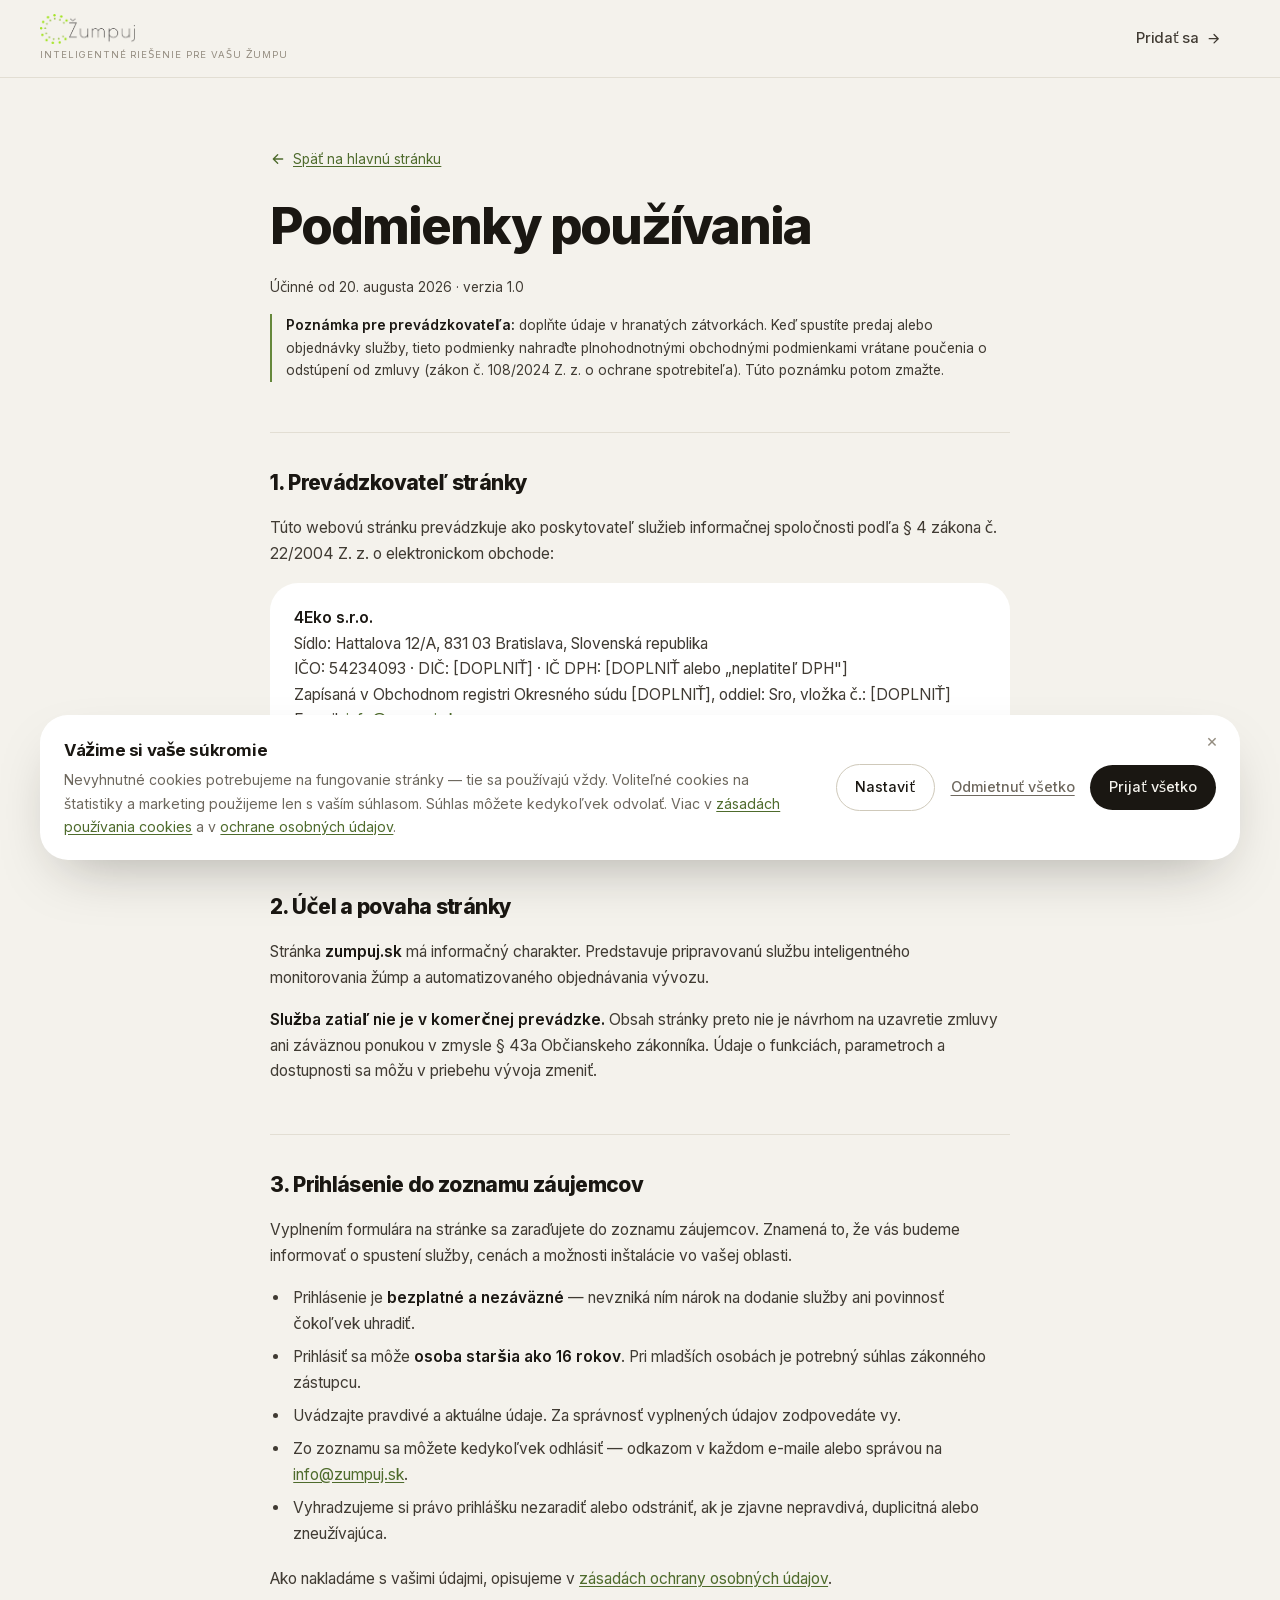
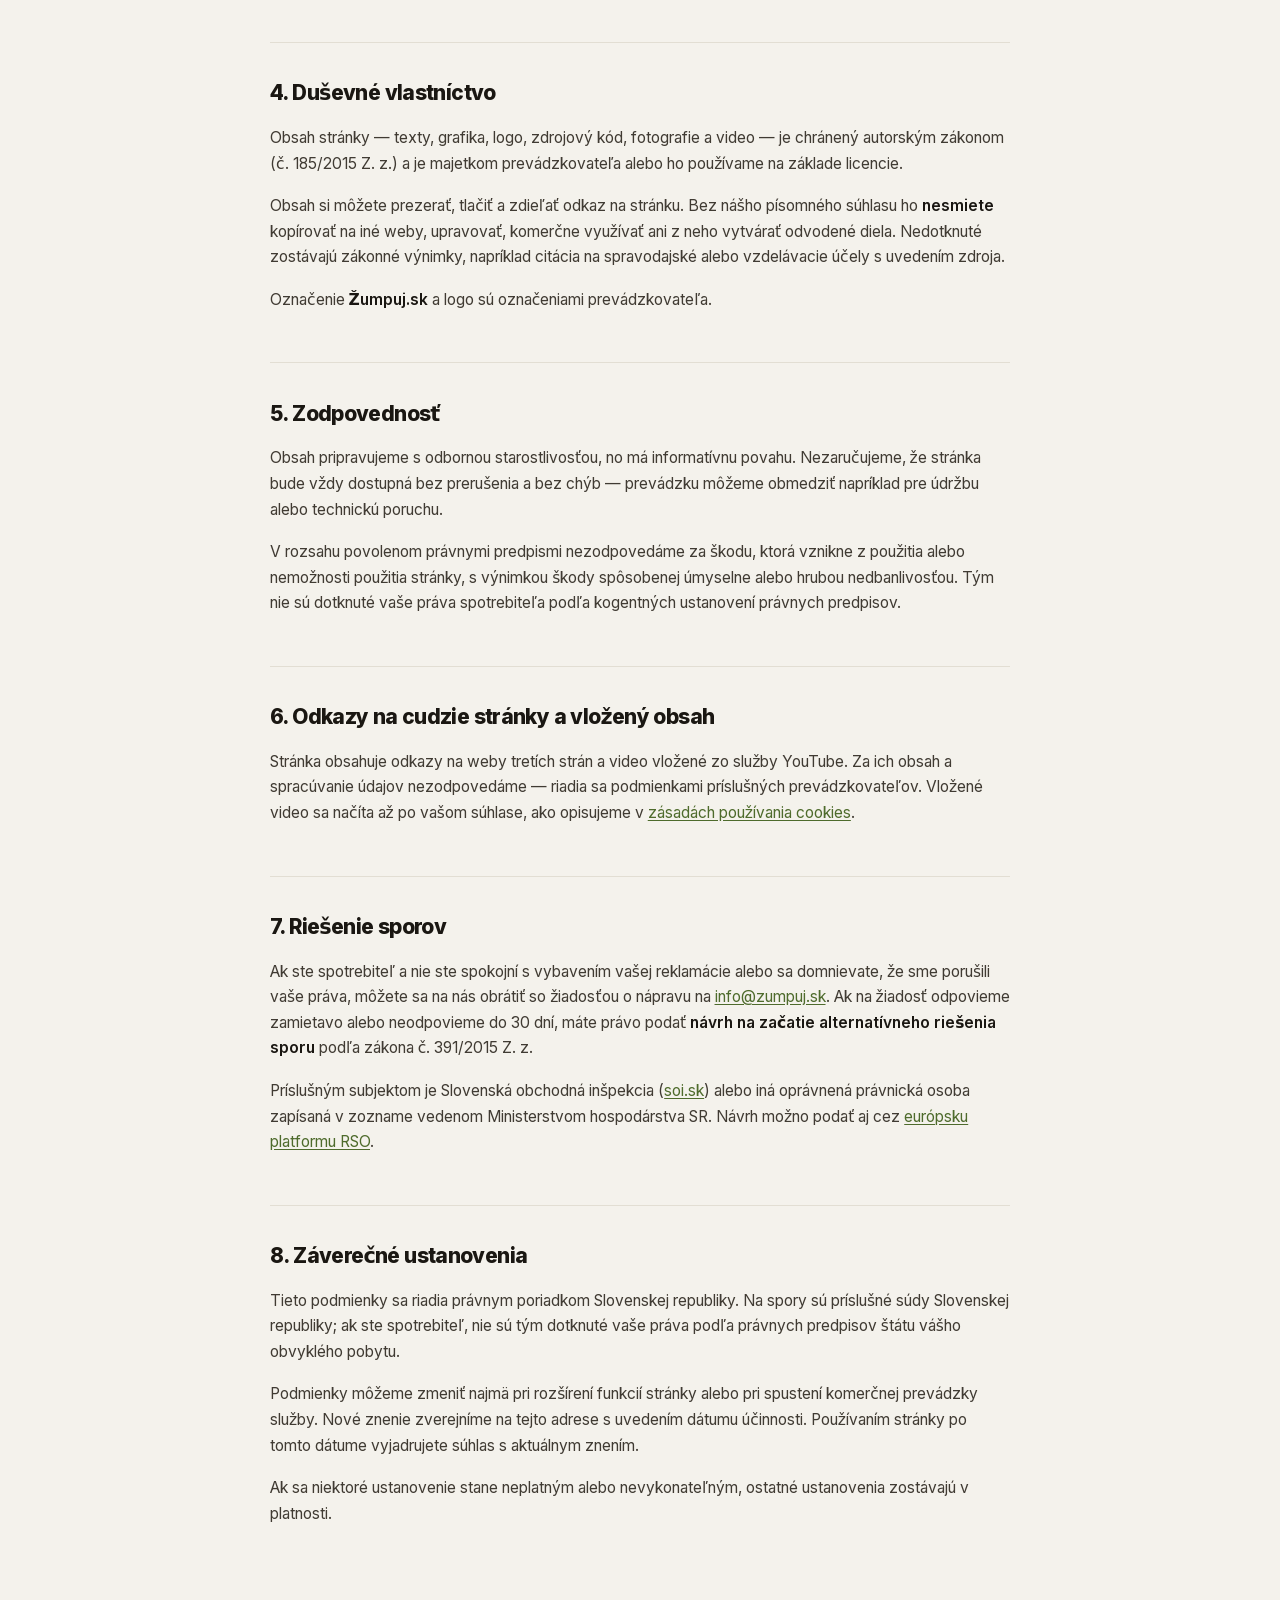
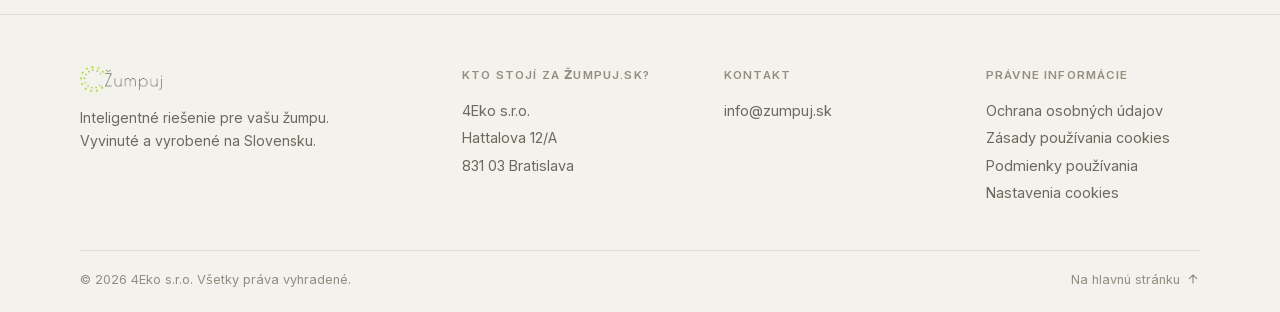
<file: podmienky-pouzivania.html>
<!DOCTYPE html>
<html lang="sk">
<head>
<meta charset="utf-8">
<meta name="viewport" content="width=device-width, initial-scale=1, viewport-fit=cover">
<title>Podmienky používania — Žumpuj.sk</title>
<meta name="description" content="Podmienky používania webovej stránky zumpuj.sk vrátane identifikačných údajov prevádzkovateľa podľa zákona č. 22/2004 Z. z. o elektronickom obchode.">
<meta name="robots" content="index, follow">
<meta name="theme-color" content="#FFFFFF">
<link rel="canonical" href="https://zumpuj.sk/podmienky-pouzivania.html">
<link rel="icon" href="assets/img/favicon-light.svg" type="image/svg+xml">
<link rel="icon" href="assets/img/favicon-32.png" sizes="32x32" type="image/png">
<link rel="apple-touch-icon" href="assets/img/favicon-180.png">
<!-- Písma hostujeme lokálne — stránka tak pred udelením súhlasu
     nekomunikuje so žiadnou treťou stranou (ani s Google Fonts). -->
<link rel="preload" href="assets/fonts/inter-latin.woff2" as="font" type="font/woff2" crossorigin>
<link rel="stylesheet" href="assets/css/fonts.css?v=84e17d95">
<link rel="stylesheet" href="assets/css/style.css?v=fc5a171b">
</head>
<body class="ready">

<svg style="position:absolute;width:0;height:0;overflow:hidden" aria-hidden="true" focusable="false"><defs>
  <symbol id="i-drop" viewBox="0 0 48 48">
    <path d="M24 4c7 9.5 13 16.4 13 23.4A13 13 0 0 1 11 27.4C11 20.4 17 13.5 24 4Z" fill="none" stroke="currentColor" stroke-width="3" stroke-linejoin="round"/>
    <path d="M17.5 28.5c1.6-1.7 3.3-1.7 4.9 0s3.3 1.7 4.9 0 3.3-1.7 4.9 0" fill="none" stroke="currentColor" stroke-width="2.4" stroke-linecap="round"/>
  </symbol>
  <symbol id="i-arrow" viewBox="0 0 24 24">
    <path d="M5 12h13M12.5 5.5 19 12l-6.5 6.5" fill="none" stroke="currentColor" stroke-width="2" stroke-linecap="round" stroke-linejoin="round"/>
  </symbol>
</defs></svg>

<header class="header header--simple stuck">
  <a class="brand" href="index.html">
    <img class="brand__logo" src="assets/img/logo-onlight.png" alt="Žumpuj" width="802" height="253" fetchpriority="high">
    <em class="brand__tag">inteligentné riešenie pre vašu žumpu</em>
  </a>
  <a href="index.html#pridat-sa" class="btn btn--pill header__cta">
    <span>Pridať sa</span>
    <svg viewBox="0 0 24 24" class="btn__ico"><use href="#i-arrow"></use></svg>
  </a>
</header>

<main class="legal">
  <div class="legal__bg" aria-hidden="true"></div>
  <div class="wrap">
    <div class="legal__inner">

      <a class="legal__back" href="index.html"><svg viewBox="0 0 24 24"><use href="#i-arrow"></use></svg> Späť na hlavnú stránku</a>

      <h1>Podmienky používania</h1>
      <p class="legal__meta">Účinné od 20. augusta 2026 · verzia 1.0</p>

      <!-- ⚠ ZMAZAŤ PRED ZVEREJNENÍM ⚠ -->
      <div class="legal__note">
        <p><strong>Poznámka pre prevádzkovateľa:</strong> doplňte údaje v hranatých zátvorkách. Keď spustíte predaj alebo objednávky služby, tieto podmienky nahraďte plnohodnotnými obchodnými podmienkami vrátane poučenia o odstúpení od zmluvy (zákon č. 108/2024 Z. z. o ochrane spotrebiteľa). Túto poznámku potom zmažte.</p>
      </div>
      <!-- ⚠ KONIEC POZNÁMKY ⚠ -->

      <h2 id="prevadzkovatel">1. Prevádzkovateľ stránky</h2>
      <p>Túto webovú stránku prevádzkuje ako poskytovateľ služieb informačnej spoločnosti podľa § 4 zákona č. 22/2004 Z. z. o elektronickom obchode:</p>
      <div class="legal__box">
        <p>
          <strong>4Eko s.r.o.</strong><br>
          Sídlo: Hattalova 12/A, 831 03 Bratislava, Slovenská republika<br>
          IČO: 54234093 · DIČ: [DOPLNIŤ] · IČ DPH: [DOPLNIŤ alebo „neplatiteľ DPH"]<br>
          Zapísaná v Obchodnom registri Okresného súdu [DOPLNIŤ], oddiel: Sro, vložka č.: [DOPLNIŤ]<br>
          E-mail: <a href="mailto:info@zumpuj.sk">info@zumpuj.sk</a><br>
          Orgán dozoru: Slovenská obchodná inšpekcia, Inšpektorát SOI pre Bratislavský kraj, Bajkalská 21/A, P. O. BOX č. 5, 820 07 Bratislava
        </p>
      </div>

      <h2 id="ucel">2. Účel a povaha stránky</h2>
      <p>Stránka <strong>zumpuj.sk</strong> má informačný charakter. Predstavuje pripravovanú službu inteligentného monitorovania žúmp a automatizovaného objednávania vývozu.</p>
      <p><strong>Služba zatiaľ nie je v komerčnej prevádzke.</strong> Obsah stránky preto nie je návrhom na uzavretie zmluvy ani záväznou ponukou v zmysle § 43a Občianskeho zákonníka. Údaje o funkciách, parametroch a dostupnosti sa môžu v priebehu vývoja zmeniť.</p>

      <h2 id="prihlasenie">3. Prihlásenie do zoznamu záujemcov</h2>
      <p>Vyplnením formulára na stránke sa zaraďujete do zoznamu záujemcov. Znamená to, že vás budeme informovať o spustení služby, cenách a možnosti inštalácie vo vašej oblasti.</p>
      <ul>
        <li>Prihlásenie je <strong>bezplatné a nezáväzné</strong> — nevzniká ním nárok na dodanie služby ani povinnosť čokoľvek uhradiť.</li>
        <li>Prihlásiť sa môže <strong>osoba staršia ako 16 rokov</strong>. Pri mladších osobách je potrebný súhlas zákonného zástupcu.</li>
        <li>Uvádzajte pravdivé a aktuálne údaje. Za správnosť vyplnených údajov zodpovedáte vy.</li>
        <li>Zo zoznamu sa môžete kedykoľvek odhlásiť — odkazom v každom e-maile alebo správou na <a href="mailto:info@zumpuj.sk">info@zumpuj.sk</a>.</li>
        <li>Vyhradzujeme si právo prihlášku nezaradiť alebo odstrániť, ak je zjavne nepravdivá, duplicitná alebo zneužívajúca.</li>
      </ul>
      <p>Ako nakladáme s vašimi údajmi, opisujeme v <a href="ochrana-osobnych-udajov.html">zásadách ochrany osobných údajov</a>.</p>

      <h2 id="dusevne-vlastnictvo">4. Duševné vlastníctvo</h2>
      <p>Obsah stránky — texty, grafika, logo, zdrojový kód, fotografie a video — je chránený autorským zákonom (č. 185/2015 Z. z.) a je majetkom prevádzkovateľa alebo ho používame na základe licencie.</p>
      <p>Obsah si môžete prezerať, tlačiť a zdieľať odkaz na stránku. Bez nášho písomného súhlasu ho <strong>nesmiete</strong> kopírovať na iné weby, upravovať, komerčne využívať ani z neho vytvárať odvodené diela. Nedotknuté zostávajú zákonné výnimky, napríklad citácia na spravodajské alebo vzdelávacie účely s uvedením zdroja.</p>
      <p>Označenie <strong>Žumpuj.sk</strong> a logo sú označeniami prevádzkovateľa.</p>

      <h2 id="zodpovednost">5. Zodpovednosť</h2>
      <p>Obsah pripravujeme s odbornou starostlivosťou, no má informatívnu povahu. Nezaručujeme, že stránka bude vždy dostupná bez prerušenia a bez chýb — prevádzku môžeme obmedziť napríklad pre údržbu alebo technickú poruchu.</p>
      <p>V rozsahu povolenom právnymi predpismi nezodpovedáme za škodu, ktorá vznikne z použitia alebo nemožnosti použitia stránky, s výnimkou škody spôsobenej úmyselne alebo hrubou nedbanlivosťou. Tým nie sú dotknuté vaše práva spotrebiteľa podľa kogentných ustanovení právnych predpisov.</p>

      <h2 id="odkazy">6. Odkazy na cudzie stránky a vložený obsah</h2>
      <p>Stránka obsahuje odkazy na weby tretích strán a video vložené zo služby YouTube. Za ich obsah a spracúvanie údajov nezodpovedáme — riadia sa podmienkami príslušných prevádzkovateľov. Vložené video sa načíta až po vašom súhlase, ako opisujeme v <a href="cookies.html">zásadách používania cookies</a>.</p>

      <h2 id="spory">7. Riešenie sporov</h2>
      <p>Ak ste spotrebiteľ a nie ste spokojní s vybavením vašej reklamácie alebo sa domnievate, že sme porušili vaše práva, môžete sa na nás obrátiť so žiadosťou o nápravu na <a href="mailto:info@zumpuj.sk">info@zumpuj.sk</a>. Ak na žiadosť odpovieme zamietavo alebo neodpovieme do 30 dní, máte právo podať <strong>návrh na začatie alternatívneho riešenia sporu</strong> podľa zákona č. 391/2015 Z. z.</p>
      <p>Príslušným subjektom je Slovenská obchodná inšpekcia (<a href="https://www.soi.sk" target="_blank" rel="noopener noreferrer">soi.sk</a>) alebo iná oprávnená právnická osoba zapísaná v zozname vedenom Ministerstvom hospodárstva SR. Návrh možno podať aj cez <a href="https://ec.europa.eu/consumers/odr" target="_blank" rel="noopener noreferrer">európsku platformu RSO</a>.</p>

      <h2 id="zavery">8. Záverečné ustanovenia</h2>
      <p>Tieto podmienky sa riadia právnym poriadkom Slovenskej republiky. Na spory sú príslušné súdy Slovenskej republiky; ak ste spotrebiteľ, nie sú tým dotknuté vaše práva podľa právnych predpisov štátu vášho obvyklého pobytu.</p>
      <p>Podmienky môžeme zmeniť najmä pri rozšírení funkcií stránky alebo pri spustení komerčnej prevádzky služby. Nové znenie zverejníme na tejto adrese s uvedením dátumu účinnosti. Používaním stránky po tomto dátume vyjadrujete súhlas s aktuálnym znením.</p>
      <p>Ak sa niektoré ustanovenie stane neplatným alebo nevykonateľným, ostatné ustanovenia zostávajú v platnosti.</p>

    </div>
  </div>
</main>

<footer class="footer">
  <div class="wrap">
    <div class="footer__top">
      <div class="footer__brand">
        <img class="footer__logo" src="assets/img/logo-onlight.png" alt="Žumpuj" width="802" height="253" loading="lazy">
        <p>Inteligentné riešenie pre vašu žumpu. Vyvinuté a vyrobené na Slovensku.</p>
      </div>
      <div class="footer__col">
        <h4>Kto stojí za Žumpuj.sk?</h4>
        <p>4Eko s.r.o.<br>Hattalova 12/A<br>831 03 Bratislava</p>
      </div>
      <div class="footer__col">
        <h4>Kontakt</h4>
        <p><a href="mailto:info@zumpuj.sk">info@zumpuj.sk</a></p>
      </div>
      <div class="footer__col">
        <h4>Právne informácie</h4>
        <p>
          <a href="ochrana-osobnych-udajov.html">Ochrana osobných údajov</a><br>
          <a href="cookies.html">Zásady používania cookies</a><br>
          <a href="podmienky-pouzivania.html">Podmienky používania</a><br>
          <a href="#cookie-nastavenia" data-cc-open>Nastavenia cookies</a>
        </p>
      </div>
    </div>
    <div class="footer__bottom">
      <span>© <span id="year">2026</span> 4Eko s.r.o. Všetky práva vyhradené.</span>
      <a href="index.html" class="footer__up footer__up--home">Na hlavnú stránku <svg viewBox="0 0 24 24"><use href="#i-arrow"></use></svg></a>
    </div>
  </div>
</footer>

<script src="assets/js/cookies.js?v=4543b885" defer></script>
<script src="assets/js/legal.js?v=7cb7c09f" defer></script>
</body>
</html>
</file>
<file: assets/css/fonts.css>
/* ==========================================================================
   fonts.css — písmo hostované priamo na našom serveri

   Prečo lokálne a nie cez fonts.googleapis.com:
   načítanie z Google Fonts odosiela IP adresu návštevníka spoločnosti Google
   ešte pred udelením súhlasu. Lokálnym hostovaním sa tejto požiadavke úplne
   vyhneme — stránka pred súhlasom nekomunikuje so žiadnou treťou stranou.

   Minimalistická verzia stojí na jedinom písme — Inter. Variabilný rez, jeden
   súbor pokrýva celý rozsah hrúbok 100–900, takže nadpisy aj drobné popisky sú
   z tej istej rodiny. Menej písiem = pokojnejší dojem aj rýchlejšie načítanie
   (35 kB namiesto pôvodných 322 kB).

   Zdroj: Fontsource (@fontsource-variable/inter), licencia SIL Open Font
   License 1.1. Orezané (pyftsubset) na Latin + Latin Extended-A, teda na celú
   stredoeurópsku diakritiku (ž š č ť ľ ô ĺ ŕ ň ď ä), plus interpunkciu, meny,
   šípky a matematické znaky použité na stránke.
   ========================================================================== */

@font-face{
  font-family:'Inter';
  font-style:normal;
  font-weight:100 900;
  font-display:swap;
  src:url(../fonts/inter-latin.woff2) format('woff2');
}
</file>
<file: assets/css/style.css>
/* ==========================================================================
   ŽUMPUJ.SK — teplý minimalizmus
   Špinavo-biely papier namiesto bielej, ťažké nadpisy s tesným prestrkom,
   veľké zaoblenia, fotografia ako hlavný vizuálny materiál.
   Zelená z loga sa používa striedmo — ako akcent, nie ako plocha.

   01 Tokeny            07 Kroky            13 Právne podstránky
   02 Reset a základ    08 Aplikácia        14 Cookie lišta
   03 Typografia        09 Video            15 Responzivita
   04 Utility a odhaľ.  10 Výhody
   05 Tlačidlá          11 Formulár
   06 Hlavička a hero   12 Pätička
   ========================================================================== */

/* ---------------------------------------------------------------- 01 TOKENY */
:root{
  /* plochy — teplý papier, nie chladná biela */
  --bg:          #F4F2EC;
  --bg-2:        #EAE7DD;   /* striedanie sekcií */
  --surface:     #FFFFFF;   /* karty */
  --bg-dark:     #16140F;   /* telefón, video, tmavá sekcia */

  /* text */
  --ink:         #1A1712;
  --ink-2:       #403B33;
  --muted:       #6E685E;
  --muted-2:     #948D80;

  /* linky */
  --line:        #E2DED3;
  --line-2:      #CFC9BA;

  /* značka — zelená z loga, stmavená do čitateľnej podoby */
  --brand:       #65883B;
  --brand-ink:   #4E6B2C;
  --brand-soft:  #E8EEDD;
  --warn:        #B4611C;

  --font: 'Inter', system-ui, -apple-system, 'Segoe UI', sans-serif;

  /* rytmus */
  --wrap: 1200px;
  --gut:  clamp(18px, 4vw, 40px);
  --sec:  clamp(72px, 9vw, 140px);

  /* zaoblenia — veľké plochy sú mäkké, drobnosti len jemne */
  --r:    14px;
  --r-lg: 28px;
  --r-xl: clamp(24px, 3.4vw, 44px);
  --pill: 100px;

  --e: cubic-bezier(.22,1,.36,1);
}

/* --------------------------------------------------------- 02 RESET A ZÁKLAD */
*,*::before,*::after{ box-sizing:border-box; }
html{ scroll-behavior:smooth; -webkit-text-size-adjust:100%; }
body{
  margin:0;
  background:var(--bg);
  color:var(--ink-2);
  font-family:var(--font);
  font-size:clamp(15.5px,1vw,17px);
  line-height:1.65;
  font-weight:400;
  overflow-x:hidden;
  -webkit-font-smoothing:antialiased;
}
body.menu-open{ overflow:hidden; }

img,svg{ display:block; max-width:100%; }
a{ color:inherit; text-decoration:none; }
button{ font:inherit; color:inherit; background:none; border:0; cursor:pointer; }
ul,ol{ margin:0; padding:0; list-style:none; }
figure{ margin:0; }
::selection{ background:var(--brand-soft); color:var(--ink); }
:focus-visible{ outline:2px solid var(--brand-ink); outline-offset:3px; border-radius:6px; }

.wrap{ width:100%; max-width:var(--wrap); margin-inline:auto; padding-inline:var(--gut); }
.section{ padding-block:var(--sec); }
.section--soft{ background:var(--bg-2); }
section[id]{ scroll-margin-top:84px; }

/* ------------------------------------------------------------ 03 TYPOGRAFIA */
h1,h2,h3,h4{ color:var(--ink); font-weight:800; letter-spacing:-.03em; margin:0; }

.h1{
  font-size:clamp(2.6rem,6.6vw,4.9rem);
  line-height:.98; letter-spacing:-.042em; font-weight:800;
  text-wrap:balance;
}
.h2{
  font-size:clamp(1.95rem,4.4vw,3.4rem);
  line-height:1.02; letter-spacing:-.04em; margin-bottom:.4em; text-wrap:balance;
}
.h3{ font-size:clamp(1.12rem,1.5vw,1.32rem); line-height:1.24; letter-spacing:-.028em; }

.lead{ font-size:clamp(1.02rem,1.2vw,1.16rem); color:var(--muted); max-width:54ch; margin:0; }

/* Štítok je pilulka — rovnaký tvar ako tlačidlá, drží jazyk pokope. */
.label{
  display:inline-block; margin:0 0 1.3em;
  padding:.42em 1em; border-radius:var(--pill);
  background:var(--surface); border:1px solid var(--line);
  font-size:.74rem; font-weight:500; letter-spacing:.04em;
  color:var(--muted);
}
.label--brand{ background:var(--brand-soft); border-color:transparent; color:var(--brand-ink); }
.section--soft .label{ background:var(--surface); }

.section__head{ max-width:min(100%,620px); margin-bottom:clamp(36px,4.5vw,60px); }
.section__head .h2{ max-width:none; }
.section__head .lead{ margin-top:1.1em; max-width:52ch; }

.rule{ height:1px; background:var(--line); border:0; margin:0; }

/* ------------------------------------------------- 04 UTILITY A ODHAĽOVANIE */
.reveal{
  opacity:0; transform:translateY(16px);
  transition:opacity .6s var(--e), transform .6s var(--e);
  transition-delay:var(--d,0s);
}
.reveal.in{ opacity:1; transform:none; }

/* Karta — biely papier na teplom podklade, veľký rádius, žiadny tieň. */
.card{
  background:var(--surface); border-radius:var(--r-xl);
  padding:clamp(26px,3.4vw,44px);
}
.card--dark{ background:var(--bg-dark); color:rgba(244,242,236,.72); }
.card--dark h2,.card--dark h3,.card--dark b{ color:#F4F2EC; }

/* Fotografia — vždy v rovnakom zaoblení ako karty. */
.shot{
  position:relative; border-radius:var(--r-xl); overflow:hidden;
  background:var(--bg-2);
}
.shot img{ width:100%; height:100%; object-fit:cover; }
.shot--wide{ aspect-ratio:16/8.2; }
.shot--tall{ aspect-ratio:4/3.4; }

/* Popiska ako pilulka priamo vo fotke. */
.shot__cap{
  position:absolute; left:clamp(14px,2vw,24px); bottom:clamp(14px,2vw,24px);
  display:inline-flex; align-items:center; gap:8px;
  padding:.5em 1em; border-radius:var(--pill);
  background:rgba(244,242,236,.92); backdrop-filter:blur(8px);
  font-size:.82rem; color:var(--ink); font-weight:500; letter-spacing:-.01em;
}
.shot__cap svg{ width:16px; height:16px; flex:none; color:var(--brand-ink); }

/* Dvojica fotka + text. */
.split{
  display:grid; grid-template-columns:minmax(0,1fr) minmax(0,1fr);
  gap:clamp(24px,4vw,64px); align-items:center;
}
.split--flip .split__media{ order:2; }
.split__body .h2{ max-width:11em; margin-bottom:.35em; }
.split__body .lead{ margin-top:1em; }

/* Odrážky s fajkou */
.ticks{ display:grid; gap:12px; margin-top:clamp(22px,2.6vw,32px); }
.ticks li{ display:flex; gap:12px; align-items:flex-start; font-size:.98rem; color:var(--ink-2); }
.ticks svg{ width:19px; height:19px; flex:none; margin-top:3px; color:var(--brand-ink); }

/* ------------------------------------------------------------ 05 TLAČIDLÁ */
.btn{
  display:inline-flex; align-items:center; gap:.5em;
  padding:.85em 1.5em; border-radius:var(--pill);
  font-size:.96rem; font-weight:500; letter-spacing:-.015em;
  transition:background .25s, color .25s, border-color .25s, transform .25s var(--e);
  white-space:nowrap;
}
.btn__ico{ width:1.05em; height:1.05em; flex:none; transition:transform .3s var(--e); }
.btn:hover .btn__ico{ transform:translateX(3px); }

.btn--solid{ background:var(--ink); color:#F4F2EC; }
.btn--solid:hover{ background:var(--brand-ink); }

.btn--ghost{ background:var(--surface); border:1px solid var(--line); color:var(--ink); }
.btn--ghost:hover{ border-color:var(--ink); }

.btn--text{ position:relative; padding:.4em 0; color:var(--ink); font-weight:500; }
.btn--text::after{
  content:''; display:block; height:1px; background:currentColor;
  position:absolute; left:0; right:0; bottom:.15em; transform:scaleX(1); transform-origin:left;
  transition:transform .3s var(--e);
}
.btn--text:hover::after{ transform:scaleX(0); transform-origin:right; }

.btn--block{ width:100%; justify-content:center; }

/* -------------------------------------------------- 06 HLAVIČKA, MENU, HERO */
.header{
  position:sticky; top:0; z-index:100;
  display:flex; align-items:center; gap:24px;
  padding:14px var(--gut);
  background:rgba(244,242,236,.82);
  backdrop-filter:blur(14px);
  border-bottom:1px solid transparent;
  transition:border-color .3s, background .3s;
}
.header.stuck{ border-bottom-color:var(--line); }

.brand{ display:grid; gap:3px; justify-items:start; margin-right:auto; }
.brand__logo{ height:clamp(24px,2.6vw,30px); width:auto; }
.brand__tag{
  font-style:normal; font-size:.6rem; letter-spacing:.1em;
  text-transform:uppercase; color:var(--muted-2);
}

/* Navigácia v pilulke — priamy odkaz na jazyk tlačidiel. */
.nav{
  display:flex; gap:4px; padding:4px;
  background:var(--surface); border:1px solid var(--line); border-radius:var(--pill);
}
.nav a{
  padding:.5em .95em; border-radius:var(--pill);
  font-size:.9rem; color:var(--muted); transition:color .25s, background .25s;
}
.nav a:hover{ color:var(--ink); }
.nav a.active{ color:var(--ink); background:var(--bg-2); }

.header__cta{ font-size:.92rem; padding:.72em 1.25em; }

.burger{ display:none; width:42px; height:42px; place-items:center; gap:6px; margin-right:-8px; }
.burger i{ display:block; width:20px; height:1.6px; background:var(--ink); transition:transform .35s var(--e); }
.burger[aria-expanded="true"] i:first-child{ transform:translateY(3.8px) rotate(45deg); }
.burger[aria-expanded="true"] i:last-child{ transform:translateY(-3.8px) rotate(-45deg); }

.menu{
  position:fixed; inset:0; z-index:99; background:var(--bg);
  display:grid; align-content:center; padding:0 var(--gut);
  opacity:0; visibility:hidden; transition:opacity .3s, visibility .3s;
}
.menu.open{ opacity:1; visibility:visible; }
.menu a{
  display:block; padding:.42em 0; border-bottom:1px solid var(--line);
  font-size:clamp(1.7rem,9vw,2.6rem); font-weight:800; color:var(--ink); letter-spacing:-.04em;
}
.menu__foot{ margin-top:32px; font-size:.85rem; color:var(--muted); display:grid; gap:4px; }
.menu__foot a{ display:inline; padding:0; border:0; font-size:inherit; color:var(--brand-ink); }

/* --- hero --- */
.hero{ padding-block:clamp(40px,6vw,80px) clamp(48px,6vw,84px); }
.hero__inner{ max-width:min(100%,760px); }
.hero .h1{ max-width:9em; margin-bottom:.32em; }
.hero__lead{
  font-size:clamp(1.06rem,1.35vw,1.26rem); color:var(--muted);
  max-width:50ch; margin:0 0 2em;
}
.hero__cta{ display:flex; flex-wrap:wrap; align-items:center; gap:12px 22px; }

/* Veľká fotografia hneď pod nadpisom — nesie celý dojem.
   Pomer je presne pomer zdroja, aby sa neorezali popisky vo fotke. */
.hero__shot{ margin:clamp(36px,5vw,64px) 0 0; aspect-ratio:1280/700; }

.facts{
  display:grid; grid-template-columns:repeat(4,minmax(0,1fr));
  gap:clamp(20px,3vw,40px);
  margin-top:clamp(32px,4vw,52px); padding-top:clamp(24px,3vw,36px);
  border-top:1px solid var(--line);
}
.facts li{ display:grid; gap:2px; }
.facts b{ font-size:clamp(1.7rem,2.6vw,2.5rem); font-weight:800; color:var(--ink); letter-spacing:-.04em; line-height:1.05; }
.facts span{ font-size:.85rem; color:var(--muted); line-height:1.4; }
.facts__note{ grid-column:1/-1; margin:2px 0 0; font-size:.78rem; color:var(--muted-2); }

/* ----------------------------------------------------------------- 07 KROKY */
.steps{
  display:grid; grid-template-columns:repeat(2,minmax(0,1fr));
  gap:clamp(12px,1.6vw,20px);
}
.step{
  background:var(--surface); border-radius:var(--r-xl);
  padding:clamp(24px,3vw,38px);
  display:grid; gap:14px; align-content:start;
  transition:transform .4s var(--e);
}
.step:hover{ transform:translateY(-3px); }
.step__ico,.benefit__ico{
  width:52px; height:52px; border-radius:50%; flex:none;
  display:grid; place-items:center;
  background:var(--brand-soft); color:var(--brand-ink);
  transition:background .3s, color .3s;
}
.step__ico svg,.benefit__ico svg{ width:25px; height:25px; }
.step:hover .step__ico,.benefit:hover .benefit__ico{ background:var(--brand-ink); color:#fff; }

.step__head{ display:grid; gap:4px; }
.step__num{
  font-size:.72rem; font-weight:500; letter-spacing:.1em; color:var(--muted-2);
  font-variant-numeric:tabular-nums;
}
.step p{ margin:0; color:var(--muted); font-size:.96rem; }

/* Fotografia ako piata dlaždica v mriežke krokov. */
.steps__shot{ grid-column:1/-1; aspect-ratio:16/7; }

/* ------------------------------------------------------------ 08 APLIKÁCIA */
.app{ border-radius:var(--r-xl); padding:clamp(28px,4.4vw,64px); }
.app__grid{
  display:grid; grid-template-columns:minmax(0,1fr) minmax(0,1fr);
  gap:clamp(36px,5vw,72px); align-items:center;
}
.app__head{ margin-bottom:clamp(28px,3.4vw,48px); max-width:min(100%,560px); }
.app__head .lead{ color:rgba(244,242,236,.6); }
.app .label{ background:rgba(244,242,236,.1); border-color:transparent; color:rgba(244,242,236,.8); }

.app__list{ display:grid; gap:0; }
.app__item{ display:flex; gap:14px; padding-block:18px; border-bottom:1px solid rgba(244,242,236,.12); }
.app__item:first-child{ border-top:1px solid rgba(244,242,236,.12); }
.app__ico{ width:18px; height:18px; flex:none; margin-top:5px; color:#A0E418; }
.app__item b{ display:block; color:#F4F2EC; font-weight:600; font-size:1.02rem; margin-bottom:2px; letter-spacing:-.02em; }
.app__item span{ color:rgba(244,242,236,.6); font-size:.94rem; }
.app__replay{
  margin-top:24px; align-self:start; padding:.6em 1.2em; border-radius:var(--pill);
  border:1px solid rgba(244,242,236,.2);
  font-size:.84rem; color:rgba(244,242,236,.75); transition:.25s;
}
.app__replay:hover{ border-color:rgba(244,242,236,.5); color:#F4F2EC; }

/* --- telefón --- */
.phone{ position:relative; justify-self:center; width:min(100%,300px); }
.phone__frame{
  position:relative; border-radius:38px; padding:9px;
  background:linear-gradient(160deg,#33372C,#0E0D09 45%,#22261C);
  box-shadow:0 40px 90px -40px rgba(0,0,0,.8), 0 0 0 1px rgba(244,242,236,.08);
}
.phone__notch{
  position:absolute; top:16px; left:50%; transform:translateX(-50%);
  width:84px; height:19px; border-radius:100px; background:#080906; z-index:3;
}
.phone__screen{
  position:relative; border-radius:30px; overflow:hidden; aspect-ratio:9/19;
  background:#0D0C08;
}
.ui{ position:absolute; inset:0; padding:40px 14px 14px; display:grid; gap:10px; align-content:start;
  font-size:12px; color:rgba(244,242,236,.72); }
.ui__top{ display:flex; justify-content:space-between; align-items:flex-start; }
.ui__hi{ margin:0; font-weight:600; font-size:12.5px; color:#F4F2EC; }
.ui__addr{ margin:0; font-size:9px; letter-spacing:.1em; text-transform:uppercase; color:rgba(244,242,236,.42); }
.ui__live{
  display:inline-flex; align-items:center; gap:5px; padding:3px 8px; border-radius:100px;
  border:1px solid rgba(160,228,24,.32); background:rgba(160,228,24,.10);
  font-size:8px; letter-spacing:.14em; text-transform:uppercase; color:#A0E418;
}
.ui__live i{ width:5px; height:5px; border-radius:50%; background:#A0E418; animation:blip 1.6s infinite; }
@keyframes blip{ 0%,100%{ opacity:1 } 50%{ opacity:.3 } }

.gauge{ position:relative; height:124px; border-radius:14px; overflow:hidden;
  border:1px solid rgba(244,242,236,.10); background:rgba(244,242,236,.03); }
.gauge__fill{
  position:absolute; left:0; right:0; bottom:0; height:38%;
  background:linear-gradient(180deg,rgba(47,217,166,.62),rgba(12,86,66,.9));
  transition:height .9s var(--e), background .5s;
}
.gauge__fill.warn{ background:linear-gradient(180deg,rgba(217,132,60,.7),rgba(150,72,28,.9)); }
.gauge__wave{
  position:absolute; top:-8px; left:-50%; width:200%; height:16px; border-radius:50%;
  background:radial-gradient(50% 100% at 50% 100%,rgba(255,255,255,.3),transparent 70%);
  animation:wave 4s linear infinite;
}
.gauge__wave--2{ animation-duration:6.5s; animation-direction:reverse; opacity:.6; }
@keyframes wave{ from{ transform:translateX(0) } to{ transform:translateX(25%) } }
.gauge__val{ position:absolute; inset:0; display:grid; place-content:center; text-align:center; }
.gauge__val b{ font-size:2.3rem; font-weight:800; line-height:1; letter-spacing:-.045em; color:#F4F2EC; }
.gauge__val i{ font-style:normal; font-size:.62rem; letter-spacing:.18em; color:rgba(244,242,236,.55); }
.gauge__mark{ position:absolute; left:0; right:0; bottom:var(--p); border-top:1px dashed rgba(244,242,236,.26); }
.gauge__mark span{ position:absolute; right:6px; top:-13px; font-size:7.5px;
  letter-spacing:.14em; text-transform:uppercase; color:rgba(244,242,236,.45); }

.ui__chart{ border:1px solid rgba(244,242,236,.10); border-radius:12px; padding:9px 9px 3px;
  background:rgba(244,242,236,.03); }
.ui__chart-head{ display:flex; justify-content:space-between; align-items:center; margin-bottom:3px;
  font-size:8px; letter-spacing:.12em; text-transform:uppercase; color:rgba(244,242,236,.45); }
.ui__chart-head b{ color:#59BCAB; }
.ui__chart svg{ width:100%; height:58px; overflow:visible; }
.chart__area{ fill:url(#gArea); }
.chart__line{ fill:none; stroke:#59BCAB; stroke-width:2; stroke-linecap:round; stroke-linejoin:round; }
.chart__dot{ fill:#fff; stroke:#59BCAB; stroke-width:2; }

.ui__feed{ display:grid; gap:5px; min-height:48px; }
.ui__feed-item{
  display:flex; gap:7px; align-items:flex-start; padding:6px 8px; border-radius:9px;
  border:1px solid rgba(244,242,236,.10); background:rgba(244,242,236,.04);
  font-size:10px; animation:fadeIn .45s var(--e) both;
}
@keyframes fadeIn{ from{ opacity:0; transform:translateY(6px) } to{ opacity:1; transform:none } }
.ui__feed-item b{ color:#F4F2EC; font-weight:600; }
.ui__feed-item i{ font-style:normal; font-size:8px; color:rgba(244,242,236,.42); margin-left:auto; white-space:nowrap; }
.ui__feed-dot{ width:5px; height:5px; border-radius:50%; background:#59BCAB; margin-top:4px; flex:none; }
.ui__feed-item.ok .ui__feed-dot{ background:#A0E418; }
.ui__feed-item.warn .ui__feed-dot{ background:#D9843C; }

.ui__cta{
  display:flex; align-items:center; gap:9px; padding:9px 11px; border-radius:12px;
  background:#A0E418; color:#16140F;
  opacity:0; transform:translateY(10px); transition:opacity .45s var(--e), transform .45s var(--e);
}
.ui__cta.on{ opacity:1; transform:none; }
.ui__cta-ico{ width:24px; height:24px; display:grid; place-items:center; border-radius:7px; background:rgba(22,20,15,.14); }
.ui__cta-ico svg{ width:18px; }
.ui__cta b{ display:block; font-size:11px; }
.ui__cta span{ font-size:8px; letter-spacing:.1em; text-transform:uppercase; opacity:.72; }

.toasts{ position:absolute; top:40px; left:50%; transform:translateX(-50%); width:104%;
  display:grid; gap:7px; z-index:5; pointer-events:none; }
.toast{
  display:flex; align-items:center; gap:9px; padding:10px 12px; border-radius:14px;
  background:#F4F2EC;
  box-shadow:0 16px 34px -18px rgba(0,0,0,.6);
  font-size:11.5px; color:var(--ink-2);
  animation:toastIn .5s var(--e) both;
}
.toast.out{ animation:toastOut .4s var(--e) both; }
@keyframes toastIn{ from{ opacity:0; transform:translateY(-10px) } to{ opacity:1; transform:none } }
@keyframes toastOut{ to{ opacity:0; transform:translateY(-8px) } }
.toast b{ display:block; color:var(--ink); font-weight:600; }
.toast span{ font-size:10px; color:var(--muted); }
.toast__ico{ width:26px; height:26px; flex:none; display:grid; place-items:center;
  border-radius:9px; background:var(--brand-soft); color:var(--brand-ink); }
.toast__ico svg{ width:16px; }
.toast.warn .toast__ico{ background:#FBEEE2; color:var(--warn); }

.road{ position:absolute; left:-6%; right:-6%; bottom:-34px; height:34px; overflow:hidden; }
.road__line{ position:absolute; left:0; right:0; top:17px; height:1px;
  background:repeating-linear-gradient(90deg,rgba(244,242,236,.28) 0 10px,transparent 10px 22px); }
.road__truck{ position:absolute; top:0; left:0; width:38px; color:#A0E418;
  opacity:0; transform:translateX(-50px); transition:opacity .3s; }
.road__truck.go{ opacity:1; animation:drive 5s var(--e) forwards; }
@keyframes drive{ from{ transform:translateX(-50px) } to{ transform:translateX(calc(100% + 50px)) } }

/* ----------------------------------------------------------------- 09 VIDEO */
.player{
  position:relative; aspect-ratio:16/9; border-radius:var(--r-xl); overflow:hidden;
  background:var(--bg-dark); cursor:pointer;
}
.player iframe{ position:absolute; inset:0; width:100%; height:100%; border:0; }
.player__thumb{ position:absolute; inset:0; width:100%; height:100%; object-fit:cover; }
.player__btn{
  position:absolute; inset:0; margin:auto; width:72px; height:72px; border-radius:50%;
  display:grid; place-items:center; background:#F4F2EC; color:var(--ink);
  box-shadow:0 12px 34px -10px rgba(0,0,0,.5); transition:transform .3s var(--e);
}
.player:hover .player__btn{ transform:scale(1.06); }
.player__btn svg{ width:26px; margin-left:3px; }
.player.playing .player__btn,.player.playing .player__thumb,.player.playing .player__gate{ display:none; }

.player__gate{
  position:absolute; inset:0; display:grid; place-content:center; justify-items:center;
  gap:14px; padding:32px; text-align:center; color:rgba(244,242,236,.78);
}
.player__gate b{ color:#F4F2EC; font-weight:700; font-size:1.05rem; letter-spacing:-.02em; }
.player__gate p{ margin:0; font-size:.9rem; max-width:44ch; }
.player__gate .btn{ background:#F4F2EC; color:var(--ink); }
.player__gate .btn:hover{ background:#fff; }

/* --------------------------------------------------------------- 10 VÝHODY */
.benefits__list{
  display:grid; grid-template-columns:repeat(2,minmax(0,1fr));
  gap:clamp(12px,1.6vw,20px);
}
.benefit{
  background:var(--surface); border-radius:var(--r-xl);
  padding:clamp(24px,3vw,38px); display:grid; gap:14px; align-content:start;
  transition:transform .4s var(--e);
}
.benefit:hover{ transform:translateY(-3px); }
.benefit h3{ margin:0; }
.benefit p{ margin:0; color:var(--muted); font-size:.96rem; }
.benefits__shot{ grid-column:1/-1; aspect-ratio:16/7; }

/* ------------------------------------------------------------- 11 FORMULÁR */
.signup__grid{
  display:grid; grid-template-columns:minmax(0,.92fr) minmax(0,1.08fr);
  gap:clamp(30px,4.5vw,72px); align-items:start;
}
.signup__note{
  display:inline-flex; align-items:center; gap:9px;
  margin-top:20px; padding:.6em 1.2em .6em .9em; border-radius:var(--pill);
  background:var(--brand-soft); color:var(--brand-ink); font-size:.88rem; font-weight:500;
}
.signup__note svg{ width:17px; height:17px; flex:none; }
.signup__mail{ display:inline-flex; align-items:center; gap:8px; }
.signup__mail svg{ width:16px; height:16px; flex:none; }
.signup__contact{ margin-top:32px; padding-top:20px; border-top:1px solid var(--line); font-size:.9rem; color:var(--muted); }
.signup__contact b{ display:block; color:var(--ink); font-weight:700; }
.signup__contact a{ color:var(--brand-ink); }

.form{
  display:grid; gap:22px; position:relative;
  background:var(--surface); border-radius:var(--r-xl); padding:clamp(24px,3.2vw,40px);
}
.form__row{ display:grid; grid-template-columns:1fr 1fr; gap:18px; }
.form__row--3{ grid-template-columns:2fr 2fr 1.1fr; }

.field{ position:relative; }
.field input{
  width:100%; padding:.72em .95em; border:1px solid var(--line);
  background:var(--bg); color:var(--ink); font:inherit; font-size:1rem;
  border-radius:var(--r); transition:border-color .25s, background .25s;
}
.field input:focus{ outline:none; border-color:var(--brand-ink); background:var(--surface); }
.field label{ display:block; font-size:.78rem; color:var(--muted); margin-bottom:5px; }
.field.err input{ border-color:#C0392B; }
.field.err label{ color:#C0392B; }

.choice{ border:0; padding:0; margin:0; display:grid; gap:10px; }
.choice legend{ font-size:.78rem; color:var(--muted); padding:0; margin-bottom:4px; }
.choice__opt{ display:block; cursor:pointer; }
.choice__opt input{ position:absolute; opacity:0; width:0; height:0; }
.choice__box{
  display:grid; gap:1px; padding:14px 16px 14px 46px; border-radius:var(--r-lg);
  border:1px solid var(--line); position:relative; transition:border-color .25s, background .25s;
}
.choice__box::before{
  content:''; position:absolute; left:17px; top:50%; transform:translateY(-50%);
  width:17px; height:17px; border-radius:50%; border:1.5px solid var(--line-2); transition:border-color .25s;
}
.choice__box::after{
  content:''; position:absolute; left:21.5px; top:50%; transform:translateY(-50%) scale(0);
  width:8px; height:8px; border-radius:50%; background:var(--brand-ink); transition:transform .25s var(--e);
}
.choice__opt:hover .choice__box{ border-color:var(--line-2); }
.choice__opt input:checked + .choice__box{ border-color:var(--brand); background:var(--brand-soft); }
.choice__opt input:checked + .choice__box::before{ border-color:var(--brand-ink); }
.choice__opt input:checked + .choice__box::after{ transform:translateY(-50%) scale(1); }
.choice__opt input:focus-visible + .choice__box{ outline:2px solid var(--brand-ink); outline-offset:3px; }
.choice__box b{ font-size:.96rem; font-weight:600; color:var(--ink); letter-spacing:-.02em; }
.choice__box em{ font-style:normal; font-size:.85rem; color:var(--muted); }

.gdpr{ display:flex; gap:11px; align-items:flex-start; cursor:pointer; font-size:.86rem; color:var(--muted); }
.gdpr input{ position:absolute; opacity:0; width:0; height:0; }
.gdpr__box{
  width:20px; height:20px; flex:none; border-radius:6px; border:1.5px solid var(--line-2);
  display:grid; place-items:center; margin-top:2px; transition:background .25s, border-color .25s;
}
.gdpr__box svg{ width:12px; fill:none; stroke:#fff; stroke-width:3; stroke-linecap:round; stroke-linejoin:round;
  stroke-dasharray:24; stroke-dashoffset:24; transition:stroke-dashoffset .3s var(--e); }
.gdpr input:checked + .gdpr__box{ background:var(--brand-ink); border-color:var(--brand-ink); }
.gdpr input:checked + .gdpr__box svg{ stroke-dashoffset:0; }
.gdpr input:focus-visible + .gdpr__box{ outline:2px solid var(--brand-ink); outline-offset:3px; }
.gdpr a{ color:var(--brand-ink); text-decoration:underline; text-underline-offset:2px; }
.gdpr.err .gdpr__box{ border-color:#C0392B; }

.form__done[hidden]{ display:none; }
.form__done{
  position:absolute; inset:0; z-index:4; border-radius:var(--r-xl);
  display:grid; place-content:center; justify-items:center; gap:8px; text-align:center; padding:32px;
  background:var(--surface);
}
.form__done b{ font-size:1.3rem; color:var(--ink); font-weight:800; letter-spacing:-.03em; }
.form__done > span:last-child{ color:var(--muted); font-size:.92rem; max-width:34ch; }
.form__check{
  width:52px; height:52px; border-radius:50%; display:grid; place-items:center; background:var(--brand-ink);
}
.form__check svg{ width:24px; fill:none; stroke:#fff; stroke-width:3; stroke-linecap:round; stroke-linejoin:round; }

/* --------------------------------------------------------------- 12 PÄTIČKA */
.footer{ border-top:1px solid var(--line); padding-top:clamp(36px,4vw,56px); }
.footer__top{ display:flex; flex-wrap:wrap; gap:28px 48px; }
.footer__brand{ flex:1 1 260px; }
.footer__logo{ height:26px; width:auto; }
.footer__brand p{ margin:14px 0 0; font-size:.88rem; color:var(--muted); max-width:32ch; }
.footer__col{ flex:1 1 140px; }
.footer__col h4{ font-size:.72rem; font-weight:600; letter-spacing:.1em; text-transform:uppercase;
  color:var(--muted-2); margin:0 0 12px; }
.footer__col p{ margin:0; font-size:.9rem; color:var(--muted); line-height:1.9; }
.footer__col a:hover{ color:var(--ink); }
.footer__bottom{
  display:flex; flex-wrap:wrap; gap:12px 24px; align-items:center;
  margin-top:clamp(30px,3.4vw,48px); padding:18px 0 22px; border-top:1px solid var(--line);
  font-size:.8rem; color:var(--muted-2);
}
.footer__bottom a:hover{ color:var(--ink); }
.footer__up{ margin-left:auto; display:inline-flex; align-items:center; gap:6px; }
.footer__up svg{ width:14px; transform:rotate(-90deg); }

/* ------------------------------------------------ 13 PRÁVNE PODSTRÁNKY */
.header--simple{ border-bottom:1px solid var(--line); }
.legal{ position:relative; padding-block:clamp(44px,5.5vw,88px); }
.legal__bg{ display:none; }
.legal__inner{ max-width:74ch; margin-inline:auto; }
.legal__back{ display:inline-flex; align-items:center; gap:7px; font-size:.85rem; color:var(--muted); margin-bottom:28px; }
.legal__back svg{ width:16px; height:16px; flex:none; transform:rotate(180deg); }
.legal__back:hover{ color:var(--ink); }
.legal h1{ font-size:clamp(2rem,4.6vw,3.2rem); line-height:1.02; letter-spacing:-.04em; margin:0 0 .5em; }
.legal h2{ font-size:1.3rem; letter-spacing:-.03em; margin:2.4em 0 .7em; padding-top:1.6em; border-top:1px solid var(--line); }
.legal h3{ font-size:1.02rem; margin:1.8em 0 .5em; }
.legal p,.legal li{ color:var(--ink-2); }
.legal p{ margin:0 0 1.1em; }
.legal ul,.legal ol{ margin:0 0 1.3em; padding-left:1.3em; }
.legal ul{ list-style:disc; } .legal ol{ list-style:decimal; }
.legal li{ margin-bottom:.5em; padding-left:.2em; }
.legal a{ color:var(--brand-ink); text-decoration:underline; text-underline-offset:2px; }
.legal strong{ color:var(--ink); font-weight:600; }
.legal__meta{ font-size:.85rem; color:var(--muted); margin-bottom:2.4em; }
.legal__box{
  padding:22px 24px; border-radius:var(--r-lg); background:var(--surface); margin:0 0 1.6em;
}
.legal__box p:last-child{ margin-bottom:0; }
.legal__note{ font-size:.86rem; color:var(--muted); border-left:2px solid var(--brand); padding-left:14px; }
.legal__toc{ margin:0 0 2.6em; padding:22px 24px; background:var(--surface); border-radius:var(--r-lg); }
.legal__toc ol{ margin:0; padding-left:1.2em; }
.legal__toc li{ margin-bottom:.35em; }
.legal__toc a{ text-decoration:none; color:var(--ink-2); }
.legal__toc a:hover{ color:var(--brand-ink); text-decoration:underline; }

.tbl{ overflow-x:auto; margin:0 0 1.6em; background:var(--surface); border-radius:var(--r-lg); }
.tbl table{ width:100%; border-collapse:collapse; font-size:.88rem; min-width:520px; }
.tbl th,.tbl td{ text-align:left; padding:12px 16px; border-bottom:1px solid var(--line); vertical-align:top; }
.tbl th{ color:var(--ink); font-weight:600; background:var(--bg-2); }
.tbl tr:last-child td{ border-bottom:0; }
.tbl__hint{ display:none; font-size:.78rem; color:var(--muted-2); margin:-1.2em 0 1.6em; }
.tbl.is-scrollable + .tbl__hint{ display:block; }
.tbl.is-end + .tbl__hint{ display:none; }

/* ------------------------------------------------------- 14 COOKIE LIŠTA */
.cc-banner{
  position:fixed; left:var(--gut); right:var(--gut); bottom:var(--gut); z-index:200;
  max-width:var(--wrap); margin-inline:auto;
  display:flex; flex-wrap:wrap; align-items:center; gap:18px 28px;
  padding:22px 24px; border-radius:var(--r-lg);
  background:var(--surface);
  box-shadow:0 24px 60px -24px rgba(26,23,18,.35);
  opacity:0; visibility:hidden; transform:translateY(14px); pointer-events:none;
  transition:opacity .4s var(--e), transform .4s var(--e), visibility .4s;
}
.cc-banner.open{ opacity:1; visibility:visible; transform:none; pointer-events:auto; }
.cc-banner__body{ flex:1 1 380px; }
.cc-banner__title{ margin:0 0 4px; font-size:1.05rem; font-weight:700; color:var(--ink); letter-spacing:-.025em; }
.cc-banner__txt{ margin:0; font-size:.88rem; color:var(--muted); }
.cc-banner__txt a{ color:var(--brand-ink); text-decoration:underline; text-underline-offset:2px; }
.cc-banner__actions{ display:flex; flex-wrap:wrap; gap:10px; align-items:center; }
.cc-banner__x{
  position:absolute; top:12px; right:14px; width:28px; height:28px; border-radius:50%;
  display:grid; place-items:center; color:var(--muted-2); font-size:18px; line-height:1;
}
.cc-banner__x:hover{ background:var(--bg-2); color:var(--ink); }

.cc-btn{ padding:.72em 1.3em; border-radius:var(--pill); font-size:.9rem; font-weight:500; transition:.25s; }
.cc-btn--solid{ background:var(--ink); color:#F4F2EC; }
.cc-btn--solid:hover{ background:var(--brand-ink); }
.cc-btn--ghost{ border:1px solid var(--line-2); color:var(--ink); }
.cc-btn--ghost:hover{ border-color:var(--ink); }
.cc-btn--plain{ color:var(--muted); text-decoration:underline; text-underline-offset:3px; padding:.72em .4em; }
.cc-btn--plain:hover{ color:var(--ink); }

.cc-modal{
  position:fixed; inset:0; z-index:210; display:grid; place-items:center; padding:var(--gut);
  opacity:0; visibility:hidden; transition:opacity .3s, visibility .3s;
}
.cc-modal.open{ opacity:1; visibility:visible; }
.cc-modal__backdrop{ position:absolute; inset:0; background:rgba(26,23,18,.4); }
.cc-modal__panel{
  position:relative; width:min(100%,560px); max-height:88vh; display:flex; flex-direction:column;
  background:var(--surface); border-radius:var(--r-lg);
  box-shadow:0 30px 70px -30px rgba(26,23,18,.5);
  transform:translateY(10px); transition:transform .35s var(--e);
}
.cc-modal.open .cc-modal__panel{ transform:none; }
.cc-modal__head{ padding:26px 26px 12px; }
.cc-modal__head h2{ margin:0; font-size:1.3rem; letter-spacing:-.03em; }
.cc-modal__intro{ margin:8px 0 0; font-size:.9rem; color:var(--muted); }
.cc-modal__x{ position:absolute; top:16px; right:18px; width:30px; height:30px; border-radius:50%;
  display:grid; place-items:center; color:var(--muted-2); font-size:20px; line-height:1; }
.cc-modal__x:hover{ background:var(--bg-2); color:var(--ink); }
.cc-modal__scroll{ overflow-y:auto; padding:8px 26px 20px; display:grid; gap:14px; }
.cc-modal__foot{ display:flex; flex-wrap:wrap; gap:10px; padding:18px 26px 24px; border-top:1px solid var(--line); }

.cc-group{ padding:16px 18px; background:var(--bg); border-radius:var(--r-lg); }
.cc-group__head{ display:flex; align-items:center; gap:12px; }
.cc-group__name{ font-weight:600; color:var(--ink); font-size:.95rem; margin-right:auto; }
.cc-group__tag{ font-size:.72rem; color:var(--muted-2); }
.cc-group__desc{ margin:8px 0 0; font-size:.86rem; color:var(--muted); }

.cc-switch{ position:relative; flex:none; width:40px; height:23px; }
.cc-switch input{ position:absolute; opacity:0; width:100%; height:100%; margin:0; cursor:pointer; }
.cc-switch__track{
  position:absolute; inset:0; border-radius:100px; background:var(--line-2); transition:background .25s;
}
.cc-switch__knob{
  position:absolute; top:3px; left:3px; width:17px; height:17px; border-radius:50%;
  background:#fff; transition:transform .25s var(--e); box-shadow:0 1px 3px rgba(0,0,0,.2);
}
.cc-switch input:checked ~ .cc-switch__track{ background:var(--brand-ink); }
.cc-switch input:checked ~ .cc-switch__knob{ transform:translateX(17px); }
.cc-switch input:focus-visible ~ .cc-switch__track{ outline:2px solid var(--brand-ink); outline-offset:2px; }
.cc-switch--locked{ opacity:.55; }
.cc-switch--locked input{ cursor:not-allowed; }

/* ------------------------------------- 15 RESPONZIVITA A REDUCED MOTION */
@media (max-width:1000px){
  .split{ grid-template-columns:1fr; gap:clamp(22px,4vw,36px); }
  .split--flip .split__media{ order:0; }
  /* Predchádzajúca sekcia končí fotkou — v jednom stĺpci by tu boli dve
     fotografie tesne za sebou. */
  .split__media{ display:none; }
}
@media (max-width:900px){
  .nav,.header__cta{ display:none; }
  .burger{ display:grid; }
  .hero__inner{ max-width:none; }
  .app__grid{ grid-template-columns:1fr; }
  .phone{ order:-1; }
  .signup__grid{ grid-template-columns:1fr; }
}
@media (max-width:680px){
  .steps,.benefits__list{ grid-template-columns:1fr; }
  .facts{ grid-template-columns:1fr 1fr; gap:20px 24px; }
  .form__row,.form__row--3{ grid-template-columns:1fr; }
  .steps__shot,.benefits__shot{ aspect-ratio:4/3; }
  .cc-banner{ left:12px; right:12px; bottom:12px; padding:20px; }
  .cc-banner__actions{ width:100%; }
  .cc-btn{ flex:1 1 auto; justify-content:center; text-align:center; }
}

@media (prefers-reduced-motion:reduce){
  html{ scroll-behavior:auto; }
  *,*::before,*::after{
    animation-duration:.001ms!important; animation-iteration-count:1!important;
    transition-duration:.001ms!important;
  }
  .reveal{ opacity:1!important; transform:none!important; }
}
</file>
